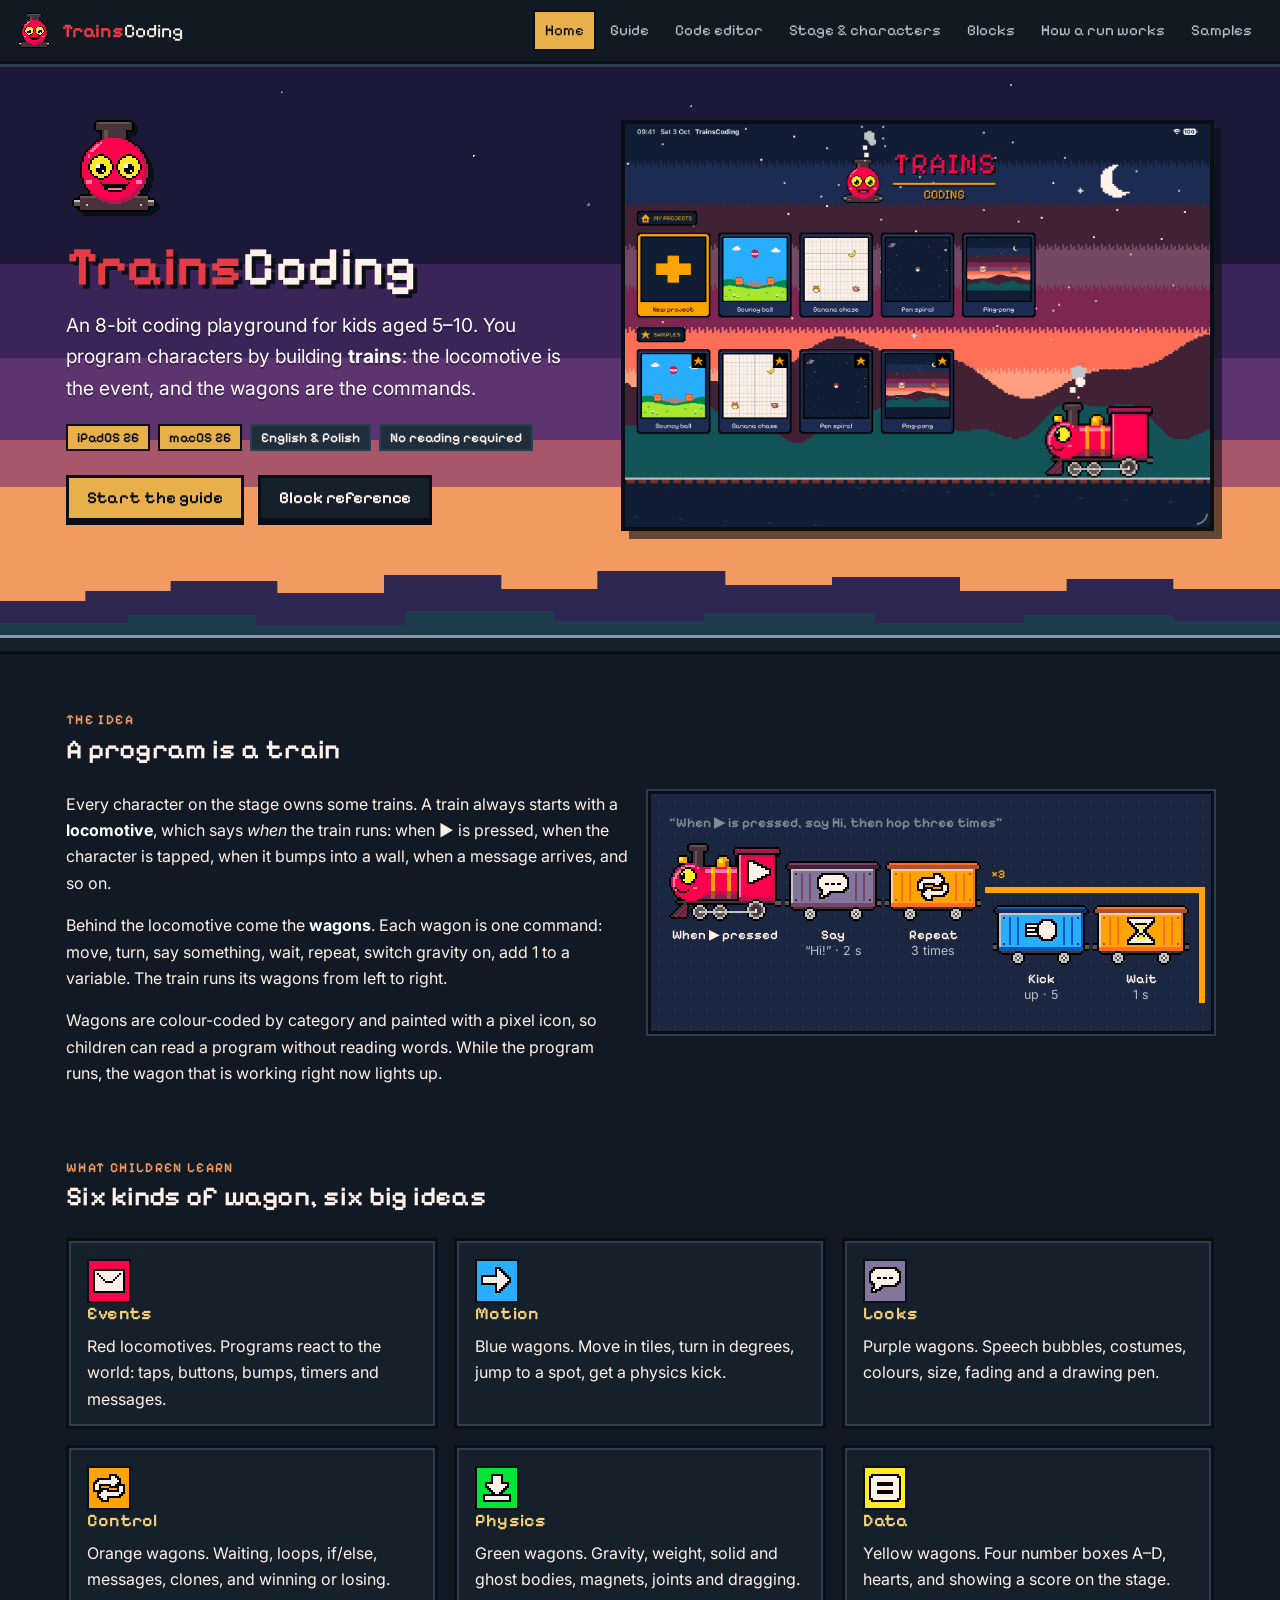
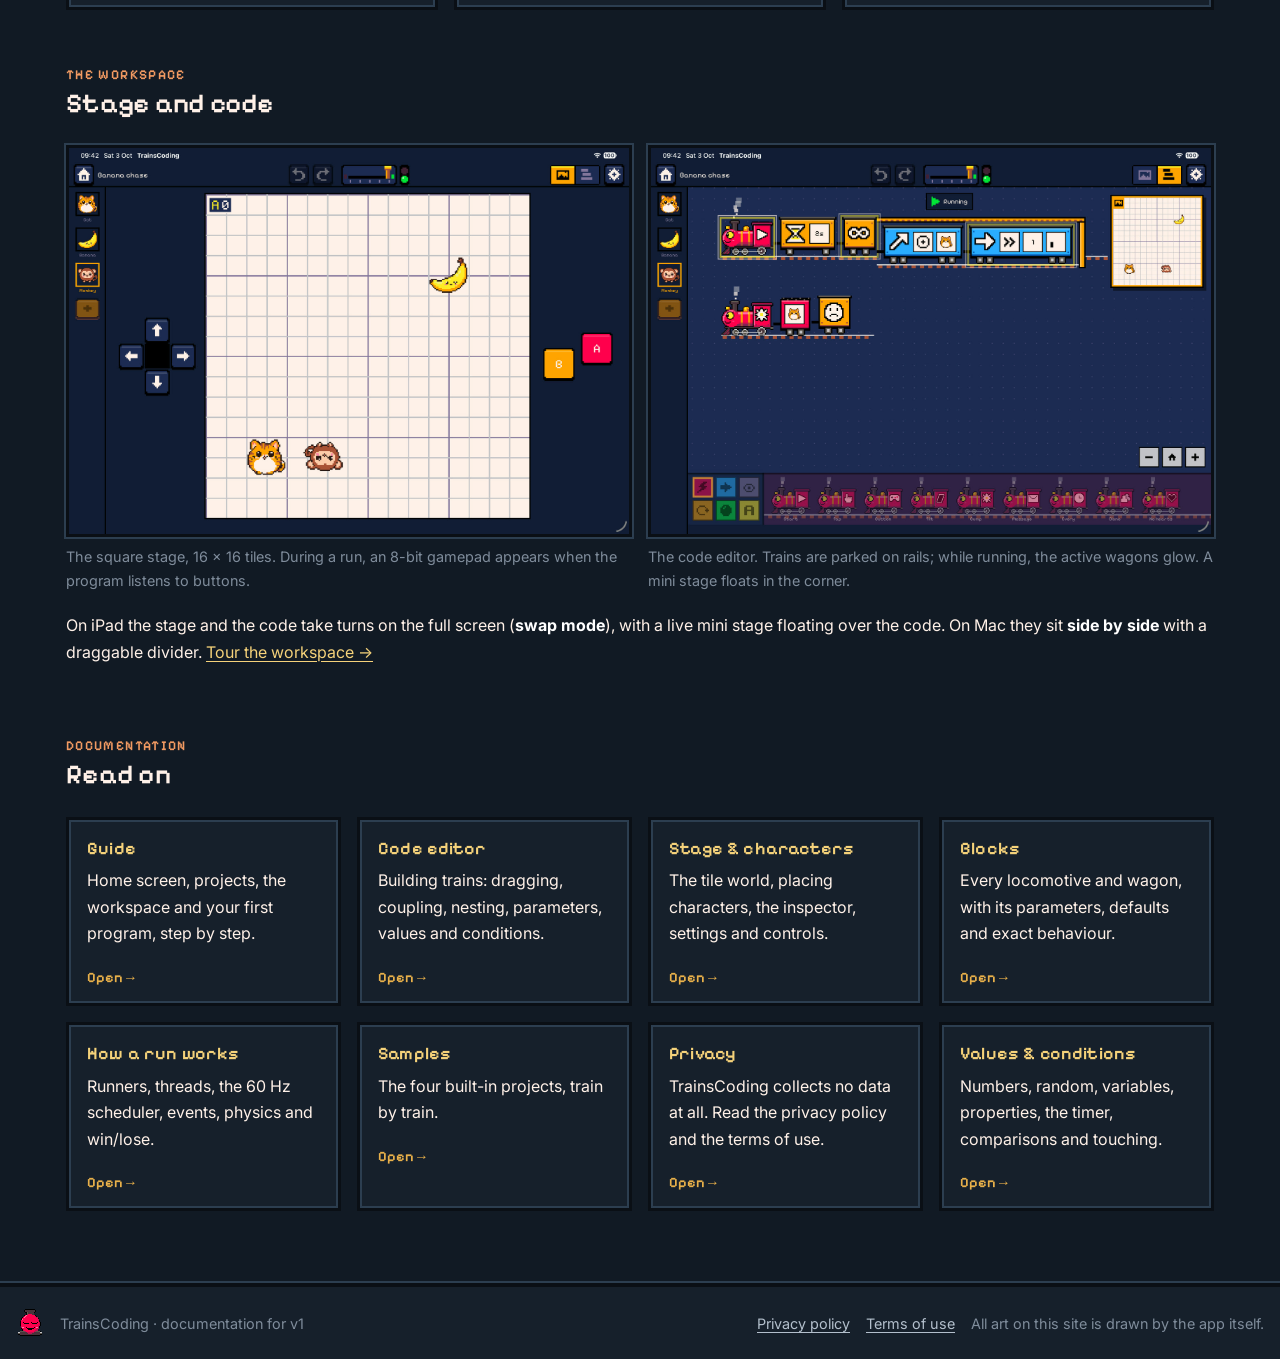
<file: index.html>
<!doctype html>
<html lang="en">
<head>
<meta charset="utf-8">
<meta name="viewport" content="width=device-width, initial-scale=1">
<title>TrainsCoding</title>
<meta name="description" content="TrainsCoding is an 8-bit coding playground for kids on iPad and Mac. You program characters by building trains: the locomotive is the event, the wagons are the commands.">
<link rel="icon" href="assets/art/appicon.png">
<link rel="preconnect" href="https://fonts.googleapis.com">
<link rel="preconnect" href="https://fonts.gstatic.com" crossorigin>
<link href="https://fonts.googleapis.com/css2?family=Inter:wght@400;600;700&family=Pixelify+Sans:wght@500;600&display=swap" rel="stylesheet">
<link rel="stylesheet" href="assets/css/site.css">
</head>
<body>

<header class="topbar">
  <div class="topbar-inner">
    <a class="brand" href="index.html"><img class="px" src="assets/art/mascot.png" alt=""><span><b>Trains</b>Coding</span></a>
    <button class="nav-toggle" aria-expanded="false" aria-controls="nav">Menu</button>
    <nav class="nav" id="nav">
      <a href="index.html" aria-current="page">Home</a>
      <a href="guide.html">Guide</a>
      <a href="editor.html">Code editor</a>
      <a href="stage.html">Stage &amp; characters</a>
      <a href="blocks.html">Blocks</a>
      <a href="engine.html">How a run works</a>
      <a href="samples.html">Samples</a>
    </nav>
  </div>
</header>

<section class="hero">
  <div class="hero-inner">
    <div>
      <img class="hero-mascot px" src="assets/art/mascot.png" alt="The TrainsCoding mascot, a round red locomotive face">
      <h1><b>Trains</b>Coding</h1>
      <p class="lede">An 8-bit coding playground for kids aged 5–10. You program characters by building <strong>trains</strong>: the locomotive is the event, and the wagons are the commands.</p>
      <div class="badges">
        <span class="badge">iPadOS 26</span>
        <span class="badge">macOS 26</span>
        <span class="badge alt">English &amp; Polish</span>
        <span class="badge alt">No reading required</span>
      </div>
      <a class="btn" href="guide.html">Start the guide</a>
      <a class="btn ghost" href="blocks.html">Block reference</a>
    </div>
    <img class="hero-shot" src="assets/shots/home.jpg" alt="The TrainsCoding home screen: the dusk sky, the logo, project cards and sample cards">
  </div>
  <svg class="hero-hills" viewBox="0 0 1200 120" preserveAspectRatio="none" aria-hidden="true">
    <polygon fill="#2e2752" points="0,70 80,70 80,60 160,60 160,50 260,50 260,62 360,62 360,44 470,44 470,58 560,58 560,40 680,40 680,54 780,54 780,46 900,46 900,60 1000,60 1000,48 1100,48 1100,58 1200,58 1200,120 0,120"/>
    <polygon fill="#1d3d4f" points="0,92 120,92 120,84 240,84 240,94 380,94 380,80 520,80 520,90 660,90 660,82 820,82 820,92 960,92 960,84 1100,84 1100,90 1200,90 1200,120 0,120"/>
    <rect y="106" width="1200" height="14" fill="#16202b"/>
    <rect y="104" width="1200" height="3" fill="#8b97a5"/>
  </svg>
</section>

<section class="section">
  <p class="eyebrow">The idea</p>
  <h2 id="a-program-is-a-train">A program is a train</h2>
  <div class="grid two">
    <div>
      <p>Every character on the stage owns some trains. A train always starts with a <strong>locomotive</strong>, which says <em>when</em> the train runs: when ▶ is pressed, when the character is tapped, when it bumps into a wall, when a message arrives, and so on.</p>
      <p>Behind the locomotive come the <strong>wagons</strong>. Each wagon is one command: move, turn, say something, wait, repeat, switch gravity on, add 1 to a variable. The train runs its wagons from left to right.</p>
      <p>Wagons are colour-coded by category and painted with a pixel icon, so children can read a program without reading words. While the program runs, the wagon that is working right now lights up.</p>
    </div>
    <div>
      <div class="yard" style="margin-top:0">
        <p class="yard-title">“When ▶ is pressed, say Hi, then hop three times”</p>
        <div class="train">
          <div class="loco"><div class="body"><img src="assets/art/glyph-on-start.png" alt=""></div><div class="cap"><b>When ▶ pressed</b></div></div>
          <div class="wg c-looks"><div class="body"><img src="assets/art/glyph-say.png" alt=""></div><div class="cap"><b>Say</b>“Hi!” · 2 s</div></div>
          <div class="wg c-control"><div class="body"><img src="assets/art/glyph-repeat.png" alt=""></div><div class="cap"><b>Repeat</b>3 times</div></div>
          <div class="siding c-control"><span class="label">×3</span>
            <div class="wg c-motion"><div class="body"><img src="assets/art/glyph-kick.png" alt=""></div><div class="cap"><b>Kick</b>up · 5</div></div>
            <div class="wg c-control"><div class="body"><img src="assets/art/glyph-wait.png" alt=""></div><div class="cap"><b>Wait</b>1 s</div></div>
          </div>
        </div>
      </div>
    </div>
  </div>
</section>

<section class="section">
  <p class="eyebrow">What children learn</p>
  <h2 id="six-kinds-of-wagon-six-big-ideas">Six kinds of wagon, six big ideas</h2>
  <div class="grid three">
    <div class="card c-events"><span class="chip lg"><img src="assets/art/glyph-on-message.png" alt=""></span><h3 id="events">Events</h3><p>Red locomotives. Programs react to the world: taps, buttons, bumps, timers and messages.</p></div>
    <div class="card c-motion"><span class="chip lg"><img src="assets/art/glyph-move.png" alt=""></span><h3 id="motion">Motion</h3><p>Blue wagons. Move in tiles, turn in degrees, jump to a spot, get a physics kick.</p></div>
    <div class="card c-looks"><span class="chip lg"><img src="assets/art/glyph-say.png" alt=""></span><h3 id="looks">Looks</h3><p>Purple wagons. Speech bubbles, costumes, colours, size, fading and a drawing pen.</p></div>
    <div class="card c-control"><span class="chip lg"><img src="assets/art/glyph-repeat.png" alt=""></span><h3 id="control">Control</h3><p>Orange wagons. Waiting, loops, if/else, messages, clones, and winning or losing.</p></div>
    <div class="card c-physics"><span class="chip lg"><img src="assets/art/glyph-gravity.png" alt=""></span><h3 id="physics">Physics</h3><p>Green wagons. Gravity, weight, solid and ghost bodies, magnets, joints and dragging.</p></div>
    <div class="card c-data"><span class="chip lg"><img src="assets/art/glyph-set.png" alt=""></span><h3 id="data">Data</h3><p>Yellow wagons. Four number boxes A–D, hearts, and showing a score on the stage.</p></div>
  </div>
</section>

<section class="section">
  <p class="eyebrow">The workspace</p>
  <h2 id="stage-and-code">Stage and code</h2>
  <div class="shots">
    <figure><img class="shot" src="assets/shots/stage-running.jpg" alt="The stage during a run, with the on-screen gamepad"><figcaption>The square stage, 16 × 16 tiles. During a run, an 8-bit gamepad appears when the program listens to buttons.</figcaption></figure>
    <figure><img class="shot" src="assets/shots/code-running.jpg" alt="The code editor during a run, with the active wagons lit up"><figcaption>The code editor. Trains are parked on rails; while running, the active wagons glow. A mini stage floats in the corner.</figcaption></figure>
  </div>
  <p>On iPad the stage and the code take turns on the full screen (<strong>swap mode</strong>), with a live mini stage floating over the code. On Mac they sit <strong>side by side</strong> with a draggable divider. <a href="guide.html#the-workspace">Tour the workspace →</a></p>
</section>

<section class="section">
  <p class="eyebrow">Documentation</p>
  <h2 id="read-on">Read on</h2>
  <div class="grid four">
    <a class="card" href="guide.html"><h3 id="guide">Guide</h3><p>Home screen, projects, the workspace and your first program, step by step.</p><span class="more">Open →</span></a>
    <a class="card" href="editor.html"><h3 id="code-editor">Code editor</h3><p>Building trains: dragging, coupling, nesting, parameters, values and conditions.</p><span class="more">Open →</span></a>
    <a class="card" href="stage.html"><h3 id="stage-amp-characters">Stage &amp; characters</h3><p>The tile world, placing characters, the inspector, settings and controls.</p><span class="more">Open →</span></a>
    <a class="card" href="blocks.html"><h3 id="blocks">Blocks</h3><p>Every locomotive and wagon, with its parameters, defaults and exact behaviour.</p><span class="more">Open →</span></a>
    <a class="card" href="engine.html"><h3 id="how-a-run-works">How a run works</h3><p>Runners, threads, the 60 Hz scheduler, events, physics and win/lose.</p><span class="more">Open →</span></a>
    <a class="card" href="samples.html"><h3 id="samples">Samples</h3><p>The four built-in projects, train by train.</p><span class="more">Open →</span></a>
    <a class="card" href="privacy.html"><h3>Privacy</h3><p>TrainsCoding collects no data at all. Read the privacy policy and the terms of use.</p><span class="more">Open →</span></a>
    <a class="card" href="editor.html#values"><h3 id="values-amp-conditions">Values &amp; conditions</h3><p>Numbers, random, variables, properties, the timer, comparisons and touching.</p><span class="more">Open →</span></a>
  </div>
</section>

<div style="height:72px"></div>

<footer class="site">
  <div class="inner">
    <img class="px" src="assets/art/mascot-blinking.png" alt="">
    <span>TrainsCoding · documentation for v1</span>
    <span class="spacer"></span>
    <nav class="legal"><a href="privacy.html">Privacy policy</a><a href="terms.html">Terms of use</a></nav>
    <span>All art on this site is drawn by the app itself.</span>
  </div>
</footer>
<script src="assets/js/site.js"></script>
</body>
</html>
</file>
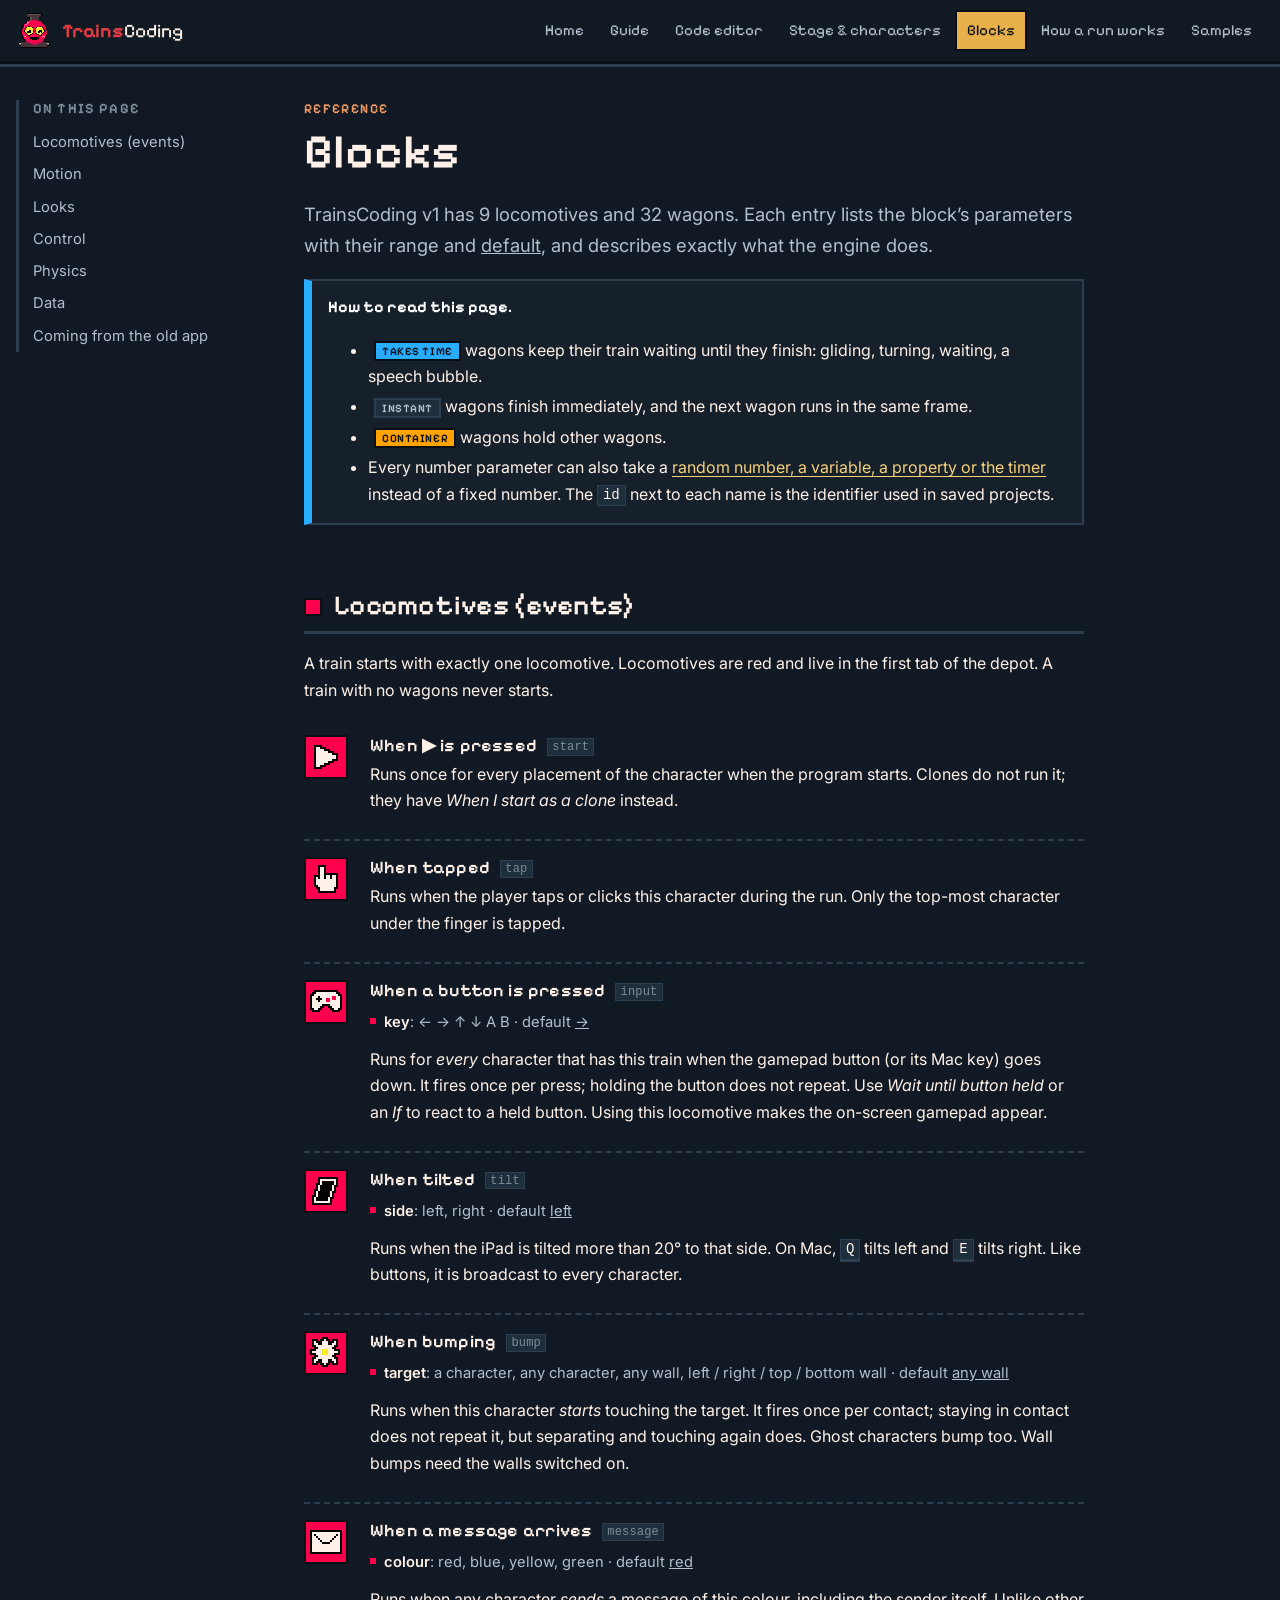
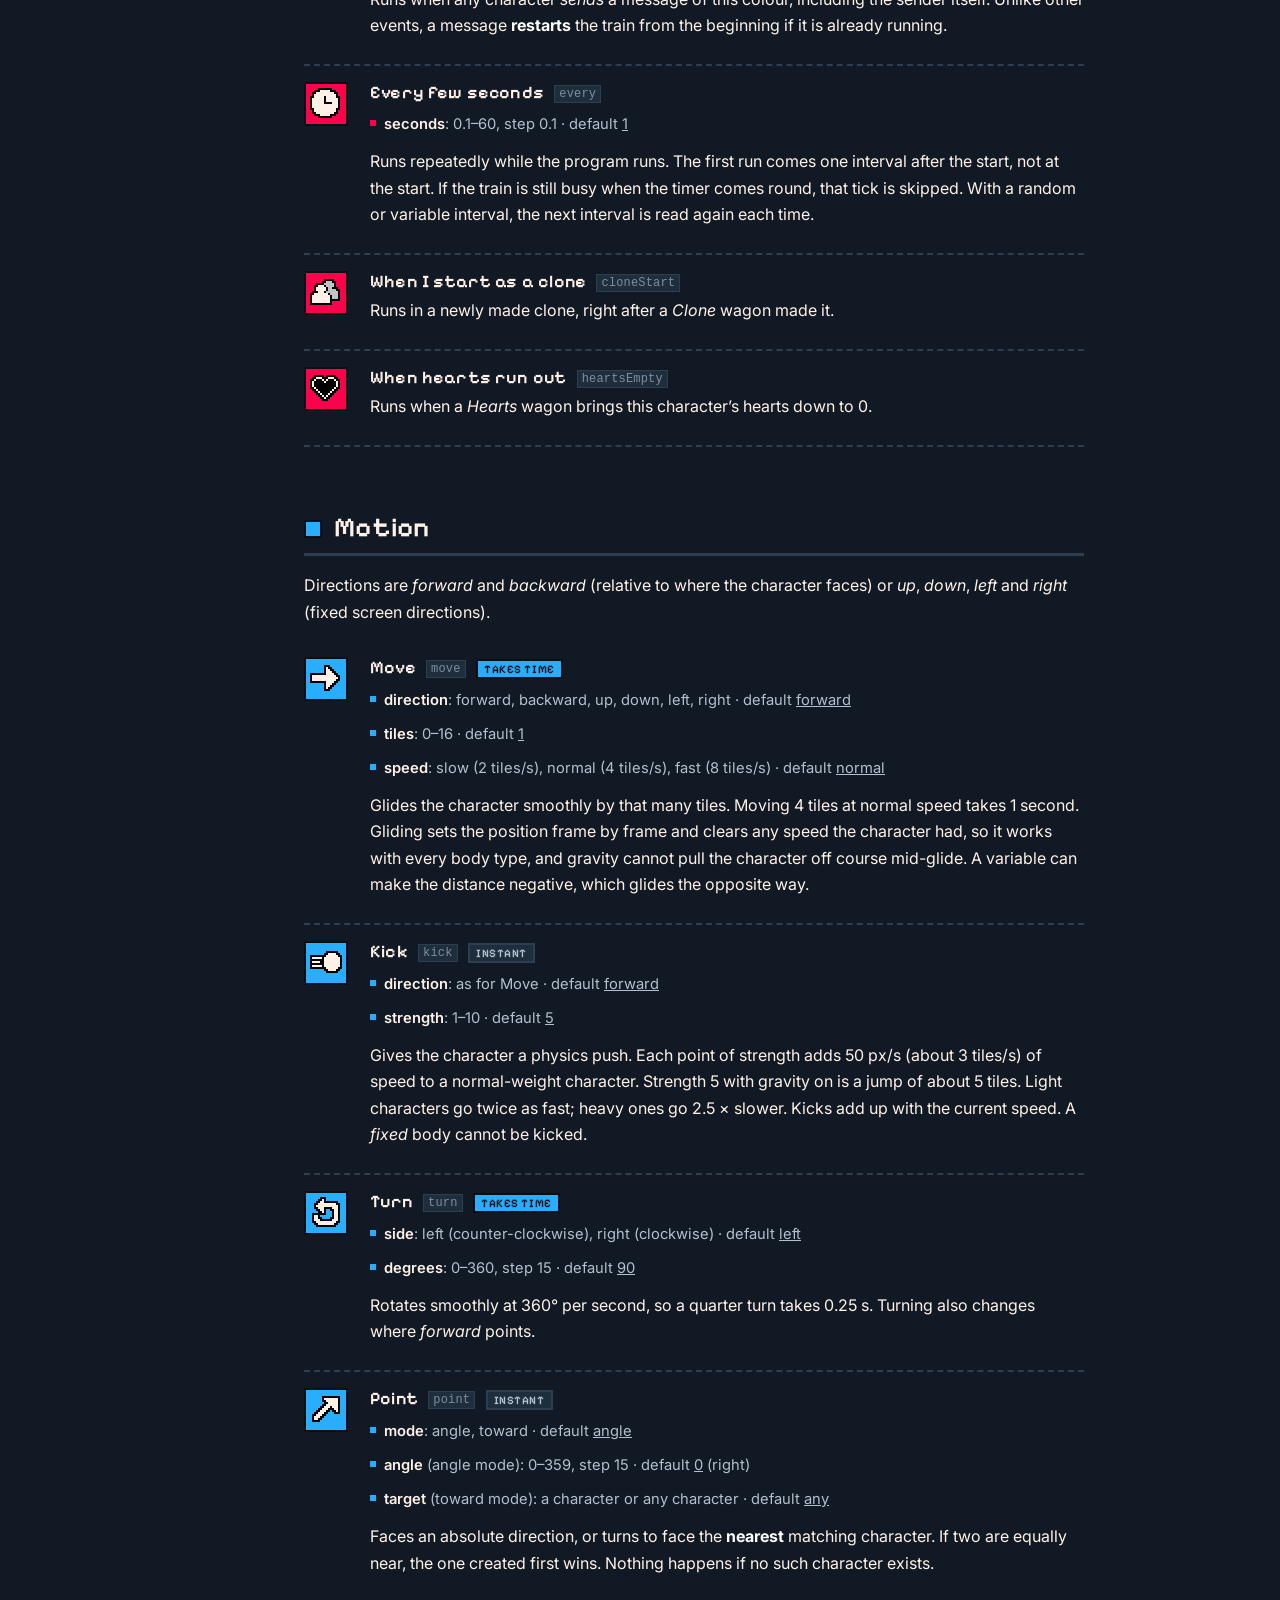
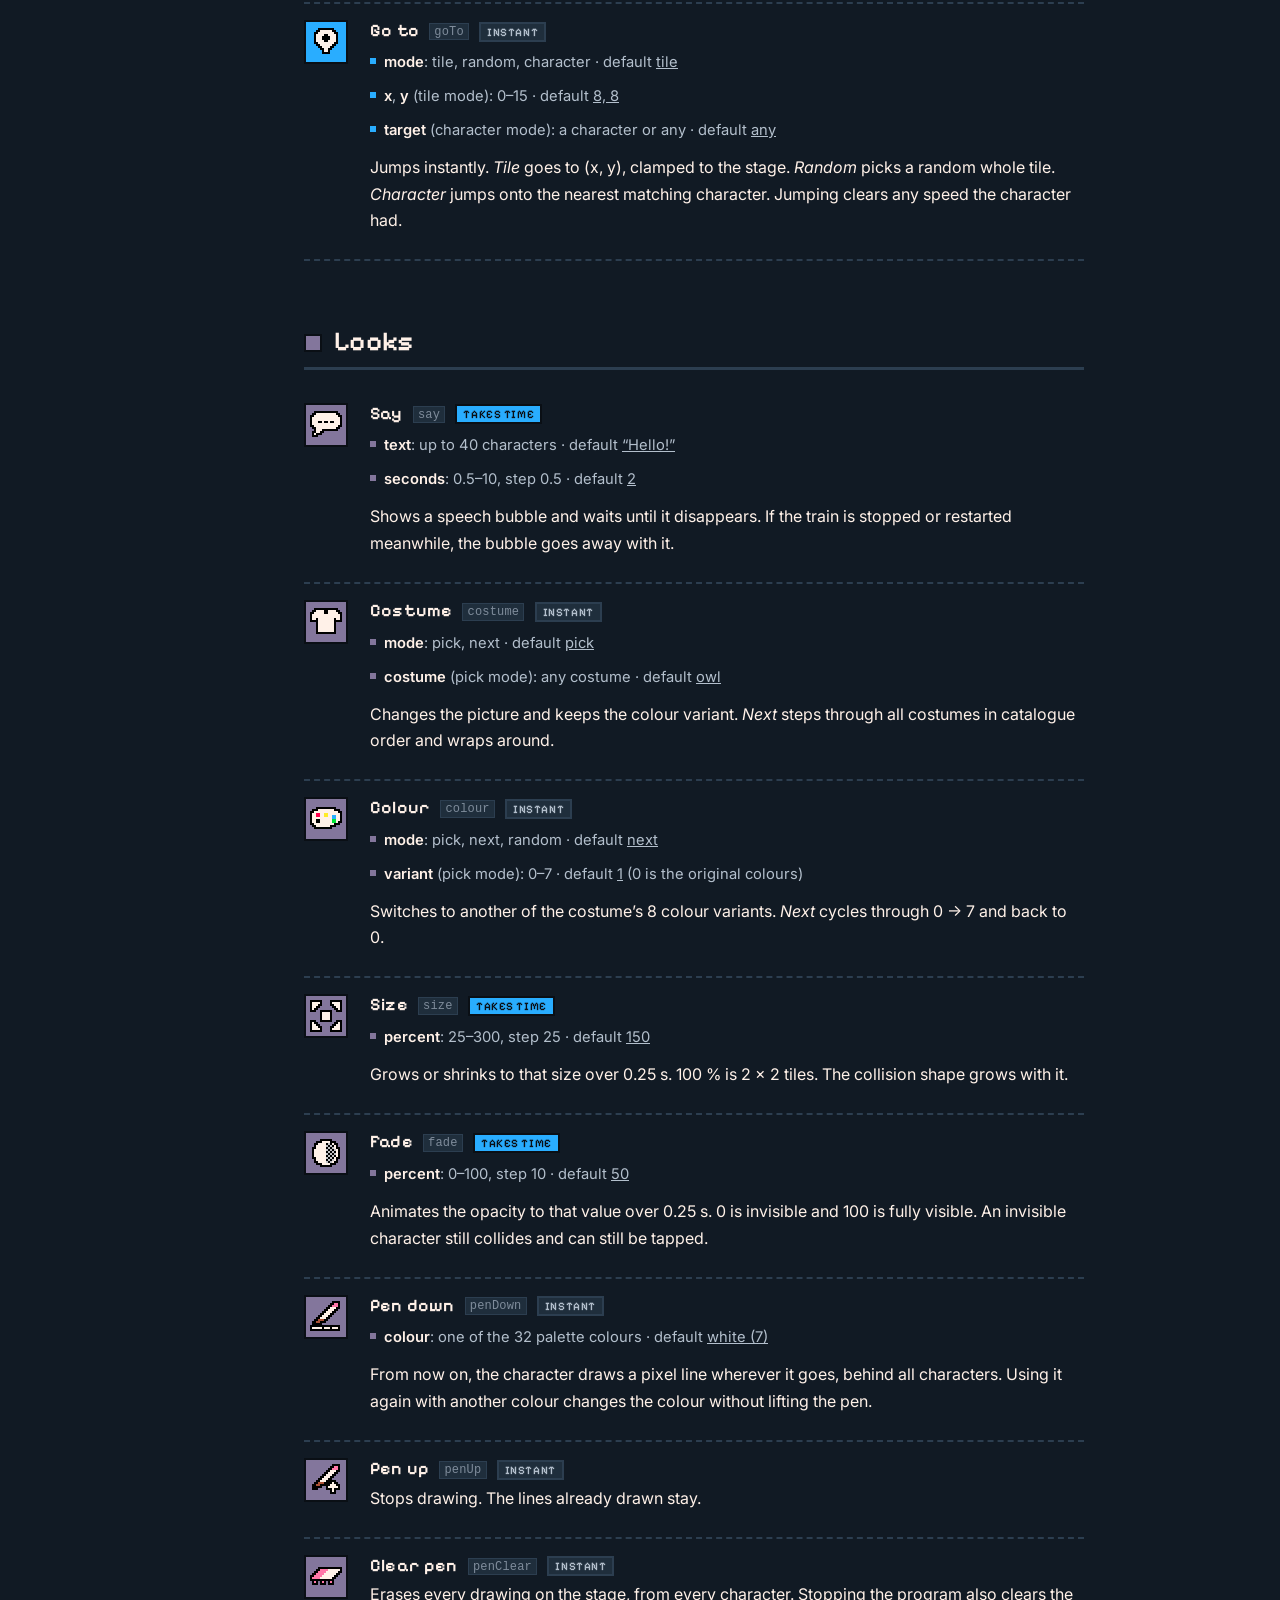
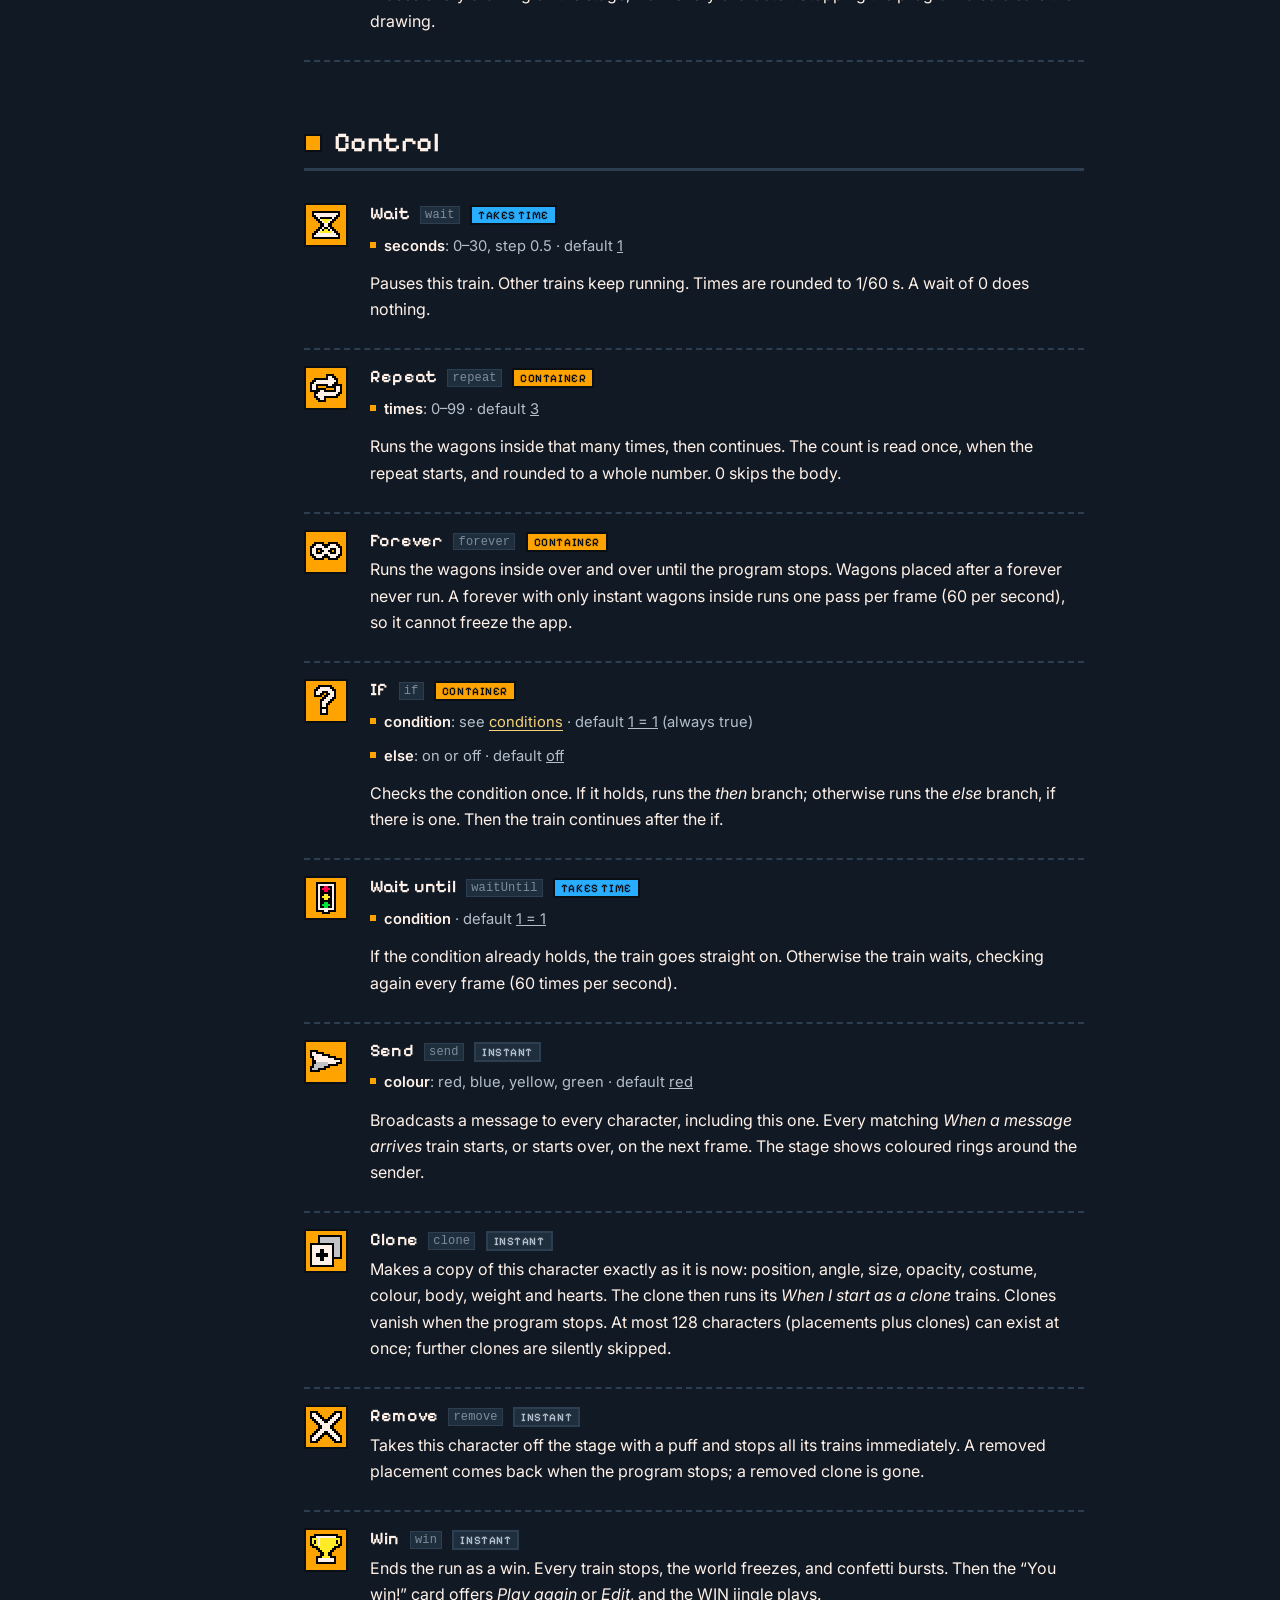
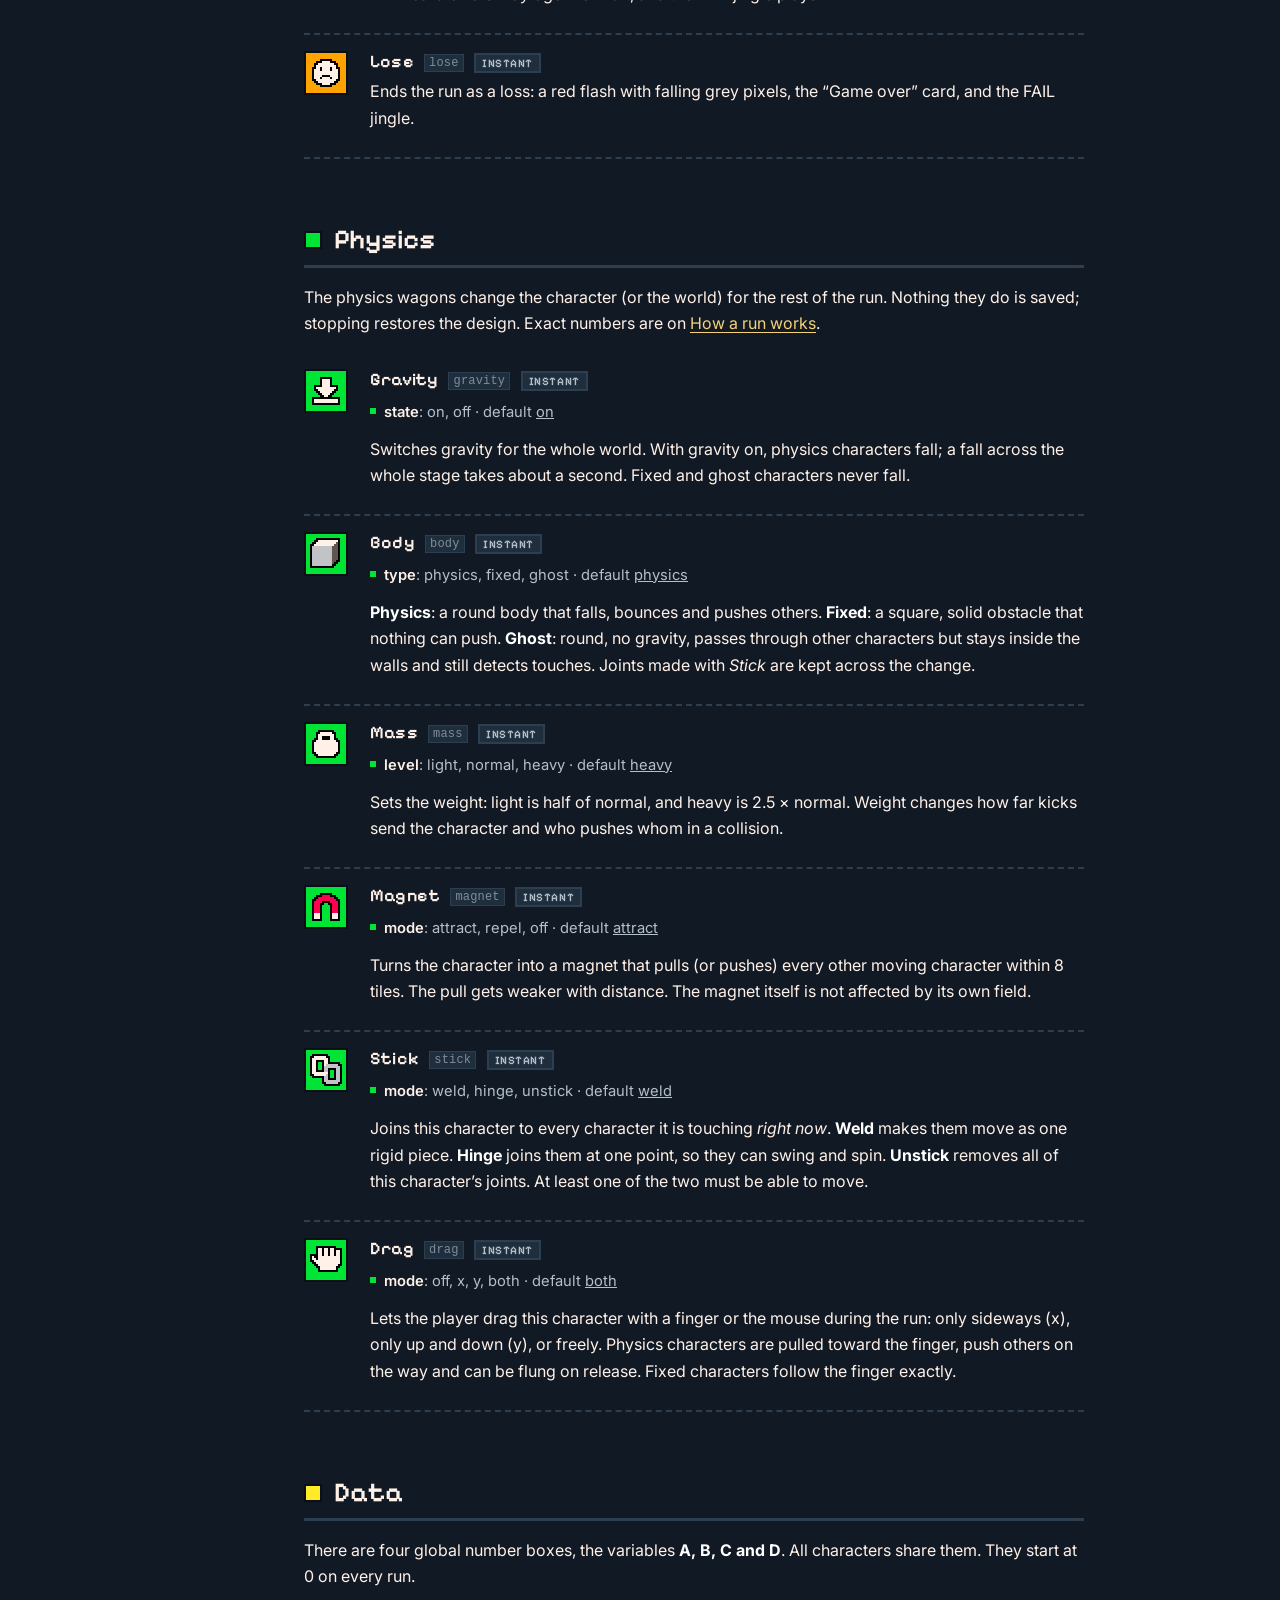
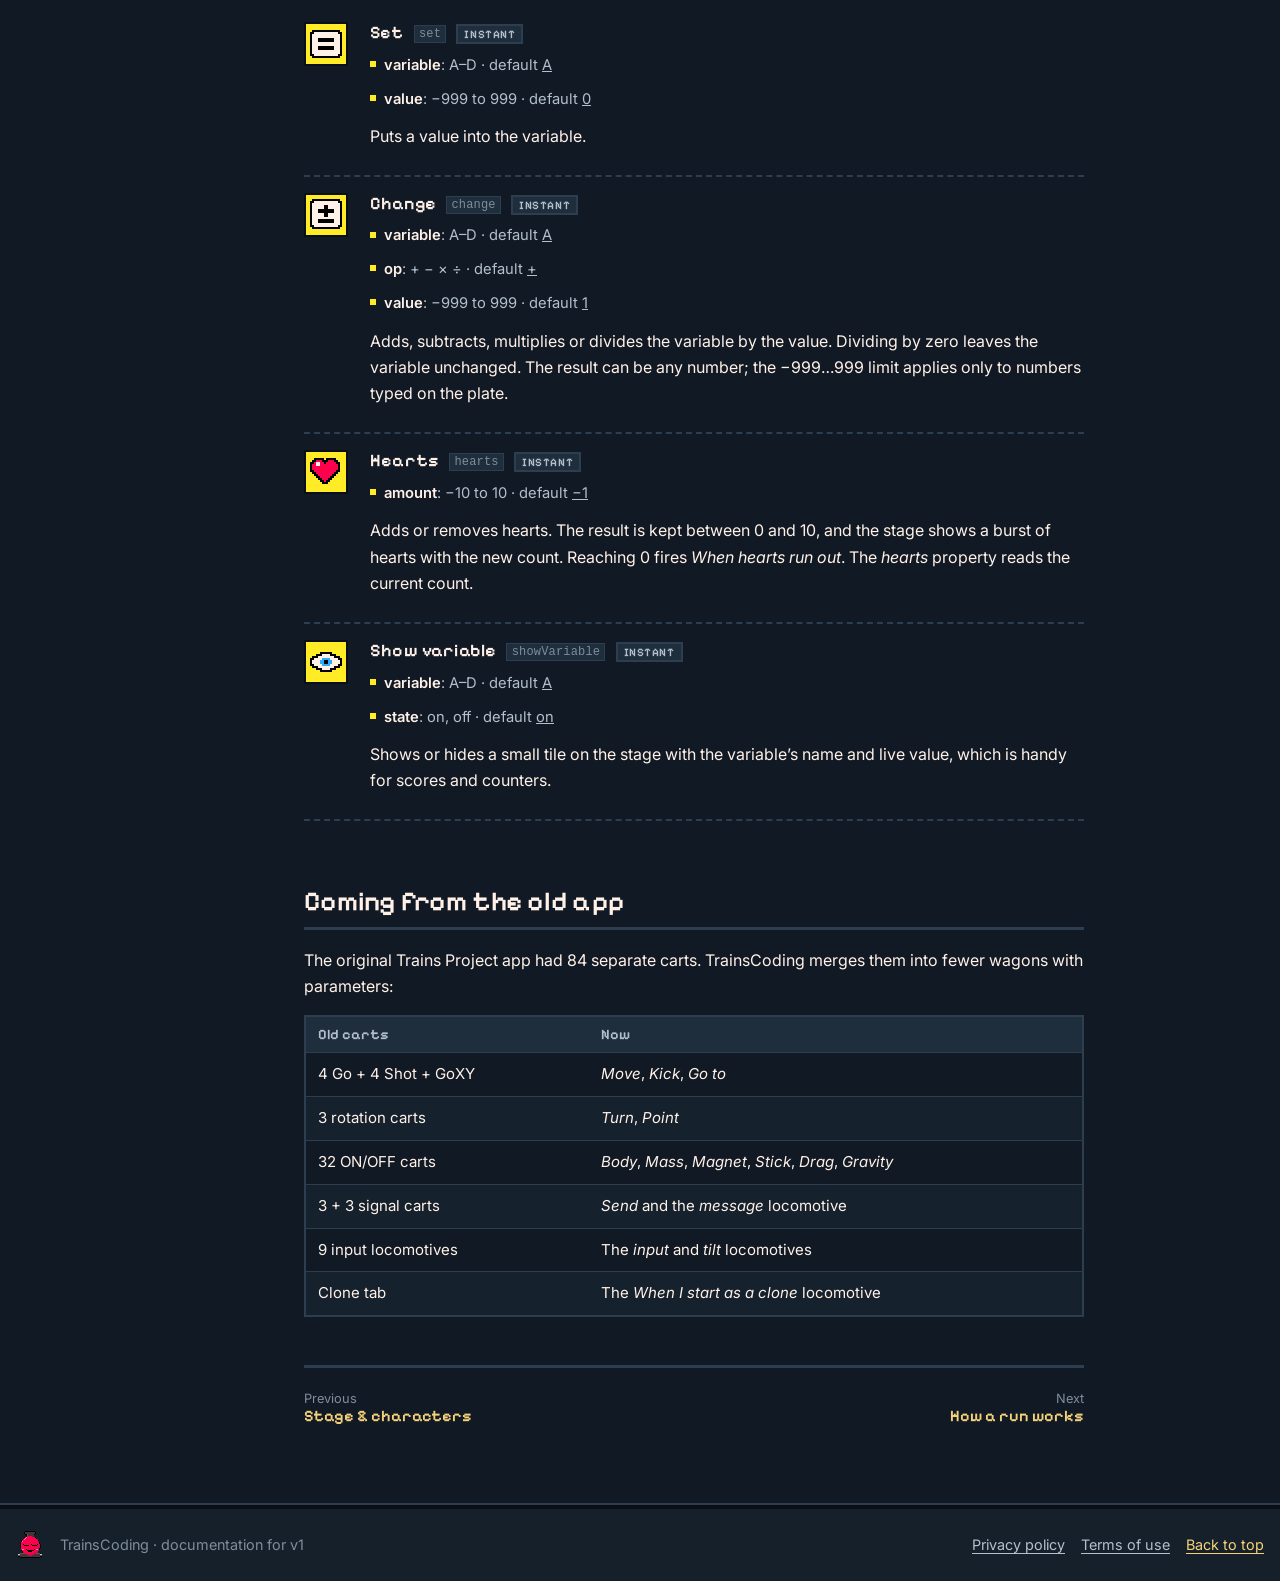
<file: blocks.html>
<!doctype html>
<html lang="en">
<head>
<meta charset="utf-8">
<meta name="viewport" content="width=device-width, initial-scale=1">
<title>Blocks · TrainsCoding</title>
<meta name="description" content="Reference for every TrainsCoding locomotive and wagon: parameters, ranges, defaults and exact behaviour.">
<link rel="icon" href="assets/art/appicon.png">
<link rel="preconnect" href="https://fonts.googleapis.com">
<link rel="preconnect" href="https://fonts.gstatic.com" crossorigin>
<link href="https://fonts.googleapis.com/css2?family=Inter:wght@400;600;700&family=Pixelify+Sans:wght@500;600&display=swap" rel="stylesheet">
<link rel="stylesheet" href="assets/css/site.css">
</head>
<body>

<header class="topbar">
  <div class="topbar-inner">
    <a class="brand" href="index.html"><img class="px" src="assets/art/mascot.png" alt=""><span><b>Trains</b>Coding</span></a>
    <button class="nav-toggle" aria-expanded="false" aria-controls="nav">Menu</button>
    <nav class="nav" id="nav">
      <a href="index.html">Home</a>
      <a href="guide.html">Guide</a>
      <a href="editor.html">Code editor</a>
      <a href="stage.html">Stage &amp; characters</a>
      <a href="blocks.html" aria-current="page">Blocks</a>
      <a href="engine.html">How a run works</a>
      <a href="samples.html">Samples</a>
    </nav>
  </div>
</header>

<div class="page">
  <aside class="toc" data-auto></aside>
  <main class="doc">
    <p class="eyebrow">Reference</p>
    <h1>Blocks</h1>
    <p class="intro">TrainsCoding v1 has 9 locomotives and 32 wagons. Each entry lists the block’s parameters with their range and <u>default</u>, and describes exactly what the engine does.</p>

    <div class="note">
      <p><strong>How to read this page.</strong></p>
      <ul>
        <li><span class="tag dur">takes time</span> wagons keep their train waiting until they finish: gliding, turning, waiting, a speech bubble.</li>
        <li><span class="tag inst">instant</span> wagons finish immediately, and the next wagon runs in the same frame.</li>
        <li><span class="tag box">container</span> wagons hold other wagons.</li>
        <li>Every number parameter can also take a <a href="editor.html#values">random number, a variable, a property or the timer</a> instead of a fixed number. The <code>id</code> next to each name is the identifier used in saved projects.</li>
      </ul>
    </div>

    <!-- ================= LOCOMOTIVES ================= -->
    <h2 class="cat-title c-events" id="locomotives-events"><span class="swatch"></span>Locomotives (events)</h2>
    <p>A train starts with exactly one locomotive. Locomotives are red and live in the first tab of the depot. A train with no wagons never starts.</p>

    <div class="block c-events"><span class="chip lg"><img src="assets/art/glyph-on-start.png" alt=""></span><div>
      <h4>When ▶ is pressed <code>start</code></h4>
      <p>Runs once for every placement of the character when the program starts. Clones do not run it; they have <em>When I start as a clone</em> instead.</p>
    </div></div>

    <div class="block c-events"><span class="chip lg"><img src="assets/art/glyph-on-tap.png" alt=""></span><div>
      <h4>When tapped <code>tap</code></h4>
      <p>Runs when the player taps or clicks this character during the run. Only the top-most character under the finger is tapped.</p>
    </div></div>

    <div class="block c-events"><span class="chip lg"><img src="assets/art/glyph-on-input.png" alt=""></span><div>
      <h4>When a button is pressed <code>input</code></h4>
      <ul class="params"><li><b>key</b>: ← → ↑ ↓ A B · default <u>→</u></li></ul>
      <p>Runs for <em>every</em> character that has this train when the gamepad button (or its Mac key) goes down. It fires once per press; holding the button does not repeat. Use <em>Wait until button held</em> or an <em>If</em> to react to a held button. Using this locomotive makes the on-screen gamepad appear.</p>
    </div></div>

    <div class="block c-events"><span class="chip lg"><img src="assets/art/glyph-on-tilt.png" alt=""></span><div>
      <h4>When tilted <code>tilt</code></h4>
      <ul class="params"><li><b>side</b>: left, right · default <u>left</u></li></ul>
      <p>Runs when the iPad is tilted more than 20° to that side. On Mac, <kbd>Q</kbd> tilts left and <kbd>E</kbd> tilts right. Like buttons, it is broadcast to every character.</p>
    </div></div>

    <div class="block c-events"><span class="chip lg"><img src="assets/art/glyph-on-bump.png" alt=""></span><div>
      <h4>When bumping <code>bump</code></h4>
      <ul class="params"><li><b>target</b>: a character, any character, any wall, left / right / top / bottom wall · default <u>any wall</u></li></ul>
      <p>Runs when this character <em>starts</em> touching the target. It fires once per contact; staying in contact does not repeat it, but separating and touching again does. Ghost characters bump too. Wall bumps need the walls switched on.</p>
    </div></div>

    <div class="block c-events"><span class="chip lg"><img src="assets/art/glyph-on-message.png" alt=""></span><div>
      <h4>When a message arrives <code>message</code></h4>
      <ul class="params"><li><b>colour</b>: red, blue, yellow, green · default <u>red</u></li></ul>
      <p>Runs when any character <em>sends</em> a message of this colour, including the sender itself. Unlike other events, a message <strong>restarts</strong> the train from the beginning if it is already running.</p>
    </div></div>

    <div class="block c-events"><span class="chip lg"><img src="assets/art/glyph-on-every.png" alt=""></span><div>
      <h4>Every few seconds <code>every</code></h4>
      <ul class="params"><li><b>seconds</b>: 0.1–60, step 0.1 · default <u>1</u></li></ul>
      <p>Runs repeatedly while the program runs. The first run comes one interval after the start, not at the start. If the train is still busy when the timer comes round, that tick is skipped. With a random or variable interval, the next interval is read again each time.</p>
    </div></div>

    <div class="block c-events"><span class="chip lg"><img src="assets/art/glyph-on-cloneStart.png" alt=""></span><div>
      <h4>When I start as a clone <code>cloneStart</code></h4>
      <p>Runs in a newly made clone, right after a <em>Clone</em> wagon made it.</p>
    </div></div>

    <div class="block c-events"><span class="chip lg"><img src="assets/art/glyph-on-heartsEmpty.png" alt=""></span><div>
      <h4>When hearts run out <code>heartsEmpty</code></h4>
      <p>Runs when a <em>Hearts</em> wagon brings this character’s hearts down to 0.</p>
    </div></div>

    <!-- ================= MOTION ================= -->
    <h2 class="cat-title c-motion" id="motion"><span class="swatch"></span>Motion</h2>
    <p>Directions are <em>forward</em> and <em>backward</em> (relative to where the character faces) or <em>up</em>, <em>down</em>, <em>left</em> and <em>right</em> (fixed screen directions).</p>

    <div class="block c-motion"><span class="chip lg"><img src="assets/art/glyph-move.png" alt=""></span><div>
      <h4>Move <code>move</code> <span class="tag dur">takes time</span></h4>
      <ul class="params">
        <li><b>direction</b>: forward, backward, up, down, left, right · default <u>forward</u></li>
        <li><b>tiles</b>: 0–16 · default <u>1</u></li>
        <li><b>speed</b>: slow (2 tiles/s), normal (4 tiles/s), fast (8 tiles/s) · default <u>normal</u></li>
      </ul>
      <p>Glides the character smoothly by that many tiles. Moving 4 tiles at normal speed takes 1 second. Gliding sets the position frame by frame and clears any speed the character had, so it works with every body type, and gravity cannot pull the character off course mid-glide. A variable can make the distance negative, which glides the opposite way.</p>
    </div></div>

    <div class="block c-motion"><span class="chip lg"><img src="assets/art/glyph-kick.png" alt=""></span><div>
      <h4>Kick <code>kick</code> <span class="tag inst">instant</span></h4>
      <ul class="params">
        <li><b>direction</b>: as for Move · default <u>forward</u></li>
        <li><b>strength</b>: 1–10 · default <u>5</u></li>
      </ul>
      <p>Gives the character a physics push. Each point of strength adds 50 px/s (about 3 tiles/s) of speed to a normal-weight character. Strength 5 with gravity on is a jump of about 5 tiles. Light characters go twice as fast; heavy ones go 2.5 × slower. Kicks add up with the current speed. A <em>fixed</em> body cannot be kicked.</p>
    </div></div>

    <div class="block c-motion"><span class="chip lg"><img src="assets/art/glyph-turn.png" alt=""></span><div>
      <h4>Turn <code>turn</code> <span class="tag dur">takes time</span></h4>
      <ul class="params">
        <li><b>side</b>: left (counter-clockwise), right (clockwise) · default <u>left</u></li>
        <li><b>degrees</b>: 0–360, step 15 · default <u>90</u></li>
      </ul>
      <p>Rotates smoothly at 360° per second, so a quarter turn takes 0.25 s. Turning also changes where <em>forward</em> points.</p>
    </div></div>

    <div class="block c-motion"><span class="chip lg"><img src="assets/art/glyph-point.png" alt=""></span><div>
      <h4>Point <code>point</code> <span class="tag inst">instant</span></h4>
      <ul class="params">
        <li><b>mode</b>: angle, toward · default <u>angle</u></li>
        <li><b>angle</b> (angle mode): 0–359, step 15 · default <u>0</u> (right)</li>
        <li><b>target</b> (toward mode): a character or any character · default <u>any</u></li>
      </ul>
      <p>Faces an absolute direction, or turns to face the <strong>nearest</strong> matching character. If two are equally near, the one created first wins. Nothing happens if no such character exists.</p>
    </div></div>

    <div class="block c-motion"><span class="chip lg"><img src="assets/art/glyph-goTo.png" alt=""></span><div>
      <h4>Go to <code>goTo</code> <span class="tag inst">instant</span></h4>
      <ul class="params">
        <li><b>mode</b>: tile, random, character · default <u>tile</u></li>
        <li><b>x</b>, <b>y</b> (tile mode): 0–15 · default <u>8, 8</u></li>
        <li><b>target</b> (character mode): a character or any · default <u>any</u></li>
      </ul>
      <p>Jumps instantly. <em>Tile</em> goes to (x, y), clamped to the stage. <em>Random</em> picks a random whole tile. <em>Character</em> jumps onto the nearest matching character. Jumping clears any speed the character had.</p>
    </div></div>

    <!-- ================= LOOKS ================= -->
    <h2 class="cat-title c-looks" id="looks"><span class="swatch"></span>Looks</h2>

    <div class="block c-looks"><span class="chip lg"><img src="assets/art/glyph-say.png" alt=""></span><div>
      <h4>Say <code>say</code> <span class="tag dur">takes time</span></h4>
      <ul class="params">
        <li><b>text</b>: up to 40 characters · default <u>“Hello!”</u></li>
        <li><b>seconds</b>: 0.5–10, step 0.5 · default <u>2</u></li>
      </ul>
      <p>Shows a speech bubble and waits until it disappears. If the train is stopped or restarted meanwhile, the bubble goes away with it.</p>
    </div></div>

    <div class="block c-looks"><span class="chip lg"><img src="assets/art/glyph-costume.png" alt=""></span><div>
      <h4>Costume <code>costume</code> <span class="tag inst">instant</span></h4>
      <ul class="params">
        <li><b>mode</b>: pick, next · default <u>pick</u></li>
        <li><b>costume</b> (pick mode): any costume · default <u>owl</u></li>
      </ul>
      <p>Changes the picture and keeps the colour variant. <em>Next</em> steps through all costumes in catalogue order and wraps around.</p>
    </div></div>

    <div class="block c-looks"><span class="chip lg"><img src="assets/art/glyph-colour.png" alt=""></span><div>
      <h4>Colour <code>colour</code> <span class="tag inst">instant</span></h4>
      <ul class="params">
        <li><b>mode</b>: pick, next, random · default <u>next</u></li>
        <li><b>variant</b> (pick mode): 0–7 · default <u>1</u> (0 is the original colours)</li>
      </ul>
      <p>Switches to another of the costume’s 8 colour variants. <em>Next</em> cycles through 0 → 7 and back to 0.</p>
    </div></div>

    <div class="block c-looks"><span class="chip lg"><img src="assets/art/glyph-size.png" alt=""></span><div>
      <h4>Size <code>size</code> <span class="tag dur">takes time</span></h4>
      <ul class="params"><li><b>percent</b>: 25–300, step 25 · default <u>150</u></li></ul>
      <p>Grows or shrinks to that size over 0.25 s. 100 % is 2 × 2 tiles. The collision shape grows with it.</p>
    </div></div>

    <div class="block c-looks"><span class="chip lg"><img src="assets/art/glyph-fade.png" alt=""></span><div>
      <h4>Fade <code>fade</code> <span class="tag dur">takes time</span></h4>
      <ul class="params"><li><b>percent</b>: 0–100, step 10 · default <u>50</u></li></ul>
      <p>Animates the opacity to that value over 0.25 s. 0 is invisible and 100 is fully visible. An invisible character still collides and can still be tapped.</p>
    </div></div>

    <div class="block c-looks"><span class="chip lg"><img src="assets/art/glyph-penDown.png" alt=""></span><div>
      <h4>Pen down <code>penDown</code> <span class="tag inst">instant</span></h4>
      <ul class="params"><li><b>colour</b>: one of the 32 palette colours · default <u>white (7)</u></li></ul>
      <p>From now on, the character draws a pixel line wherever it goes, behind all characters. Using it again with another colour changes the colour without lifting the pen.</p>
    </div></div>

    <div class="block c-looks"><span class="chip lg"><img src="assets/art/glyph-penUp.png" alt=""></span><div>
      <h4>Pen up <code>penUp</code> <span class="tag inst">instant</span></h4>
      <p>Stops drawing. The lines already drawn stay.</p>
    </div></div>

    <div class="block c-looks"><span class="chip lg"><img src="assets/art/glyph-penClear.png" alt=""></span><div>
      <h4>Clear pen <code>penClear</code> <span class="tag inst">instant</span></h4>
      <p>Erases every drawing on the stage, from every character. Stopping the program also clears the drawing.</p>
    </div></div>

    <!-- ================= CONTROL ================= -->
    <h2 class="cat-title c-control" id="control"><span class="swatch"></span>Control</h2>

    <div class="block c-control"><span class="chip lg"><img src="assets/art/glyph-wait.png" alt=""></span><div>
      <h4>Wait <code>wait</code> <span class="tag dur">takes time</span></h4>
      <ul class="params"><li><b>seconds</b>: 0–30, step 0.5 · default <u>1</u></li></ul>
      <p>Pauses this train. Other trains keep running. Times are rounded to 1/60 s. A wait of 0 does nothing.</p>
    </div></div>

    <div class="block c-control"><span class="chip lg"><img src="assets/art/glyph-repeat.png" alt=""></span><div>
      <h4>Repeat <code>repeat</code> <span class="tag box">container</span></h4>
      <ul class="params"><li><b>times</b>: 0–99 · default <u>3</u></li></ul>
      <p>Runs the wagons inside that many times, then continues. The count is read once, when the repeat starts, and rounded to a whole number. 0 skips the body.</p>
    </div></div>

    <div class="block c-control"><span class="chip lg"><img src="assets/art/glyph-forever.png" alt=""></span><div>
      <h4>Forever <code>forever</code> <span class="tag box">container</span></h4>
      <p>Runs the wagons inside over and over until the program stops. Wagons placed after a forever never run. A forever with only instant wagons inside runs one pass per frame (60 per second), so it cannot freeze the app.</p>
    </div></div>

    <div class="block c-control"><span class="chip lg"><img src="assets/art/glyph-if.png" alt=""></span><div>
      <h4>If <code>if</code> <span class="tag box">container</span></h4>
      <ul class="params">
        <li><b>condition</b>: see <a href="editor.html#conditions">conditions</a> · default <u>1 = 1</u> (always true)</li>
        <li><b>else</b>: on or off · default <u>off</u></li>
      </ul>
      <p>Checks the condition once. If it holds, runs the <em>then</em> branch; otherwise runs the <em>else</em> branch, if there is one. Then the train continues after the if.</p>
    </div></div>

    <div class="block c-control"><span class="chip lg"><img src="assets/art/glyph-waitUntil.png" alt=""></span><div>
      <h4>Wait until <code>waitUntil</code> <span class="tag dur">takes time</span></h4>
      <ul class="params"><li><b>condition</b> · default <u>1 = 1</u></li></ul>
      <p>If the condition already holds, the train goes straight on. Otherwise the train waits, checking again every frame (60 times per second).</p>
    </div></div>

    <div class="block c-control"><span class="chip lg"><img src="assets/art/glyph-send.png" alt=""></span><div>
      <h4>Send <code>send</code> <span class="tag inst">instant</span></h4>
      <ul class="params"><li><b>colour</b>: red, blue, yellow, green · default <u>red</u></li></ul>
      <p>Broadcasts a message to every character, including this one. Every matching <em>When a message arrives</em> train starts, or starts over, on the next frame. The stage shows coloured rings around the sender.</p>
    </div></div>

    <div class="block c-control"><span class="chip lg"><img src="assets/art/glyph-clone.png" alt=""></span><div>
      <h4>Clone <code>clone</code> <span class="tag inst">instant</span></h4>
      <p>Makes a copy of this character exactly as it is now: position, angle, size, opacity, costume, colour, body, weight and hearts. The clone then runs its <em>When I start as a clone</em> trains. Clones vanish when the program stops. At most 128 characters (placements plus clones) can exist at once; further clones are silently skipped.</p>
    </div></div>

    <div class="block c-control"><span class="chip lg"><img src="assets/art/glyph-remove.png" alt=""></span><div>
      <h4>Remove <code>remove</code> <span class="tag inst">instant</span></h4>
      <p>Takes this character off the stage with a puff and stops all its trains immediately. A removed placement comes back when the program stops; a removed clone is gone.</p>
    </div></div>

    <div class="block c-control"><span class="chip lg"><img src="assets/art/glyph-win.png" alt=""></span><div>
      <h4>Win <code>win</code> <span class="tag inst">instant</span></h4>
      <p>Ends the run as a win. Every train stops, the world freezes, and confetti bursts. Then the “You win!” card offers <em>Play again</em> or <em>Edit</em>, and the WIN jingle plays.</p>
    </div></div>

    <div class="block c-control"><span class="chip lg"><img src="assets/art/glyph-lose.png" alt=""></span><div>
      <h4>Lose <code>lose</code> <span class="tag inst">instant</span></h4>
      <p>Ends the run as a loss: a red flash with falling grey pixels, the “Game over” card, and the FAIL jingle.</p>
    </div></div>

    <!-- ================= PHYSICS ================= -->
    <h2 class="cat-title c-physics" id="physics"><span class="swatch"></span>Physics</h2>
    <p>The physics wagons change the character (or the world) for the rest of the run. Nothing they do is saved; stopping restores the design. Exact numbers are on <a href="engine.html#physics">How a run works</a>.</p>

    <div class="block c-physics"><span class="chip lg"><img src="assets/art/glyph-gravity.png" alt=""></span><div>
      <h4>Gravity <code>gravity</code> <span class="tag inst">instant</span></h4>
      <ul class="params"><li><b>state</b>: on, off · default <u>on</u></li></ul>
      <p>Switches gravity for the whole world. With gravity on, physics characters fall; a fall across the whole stage takes about a second. Fixed and ghost characters never fall.</p>
    </div></div>

    <div class="block c-physics"><span class="chip lg"><img src="assets/art/glyph-body.png" alt=""></span><div>
      <h4>Body <code>body</code> <span class="tag inst">instant</span></h4>
      <ul class="params"><li><b>type</b>: physics, fixed, ghost · default <u>physics</u></li></ul>
      <p><strong>Physics</strong>: a round body that falls, bounces and pushes others. <strong>Fixed</strong>: a square, solid obstacle that nothing can push. <strong>Ghost</strong>: round, no gravity, passes through other characters but stays inside the walls and still detects touches. Joints made with <em>Stick</em> are kept across the change.</p>
    </div></div>

    <div class="block c-physics"><span class="chip lg"><img src="assets/art/glyph-mass.png" alt=""></span><div>
      <h4>Mass <code>mass</code> <span class="tag inst">instant</span></h4>
      <ul class="params"><li><b>level</b>: light, normal, heavy · default <u>heavy</u></li></ul>
      <p>Sets the weight: light is half of normal, and heavy is 2.5 × normal. Weight changes how far kicks send the character and who pushes whom in a collision.</p>
    </div></div>

    <div class="block c-physics"><span class="chip lg"><img src="assets/art/glyph-magnet.png" alt=""></span><div>
      <h4>Magnet <code>magnet</code> <span class="tag inst">instant</span></h4>
      <ul class="params"><li><b>mode</b>: attract, repel, off · default <u>attract</u></li></ul>
      <p>Turns the character into a magnet that pulls (or pushes) every other moving character within 8 tiles. The pull gets weaker with distance. The magnet itself is not affected by its own field.</p>
    </div></div>

    <div class="block c-physics"><span class="chip lg"><img src="assets/art/glyph-stick.png" alt=""></span><div>
      <h4>Stick <code>stick</code> <span class="tag inst">instant</span></h4>
      <ul class="params"><li><b>mode</b>: weld, hinge, unstick · default <u>weld</u></li></ul>
      <p>Joins this character to every character it is touching <em>right now</em>. <strong>Weld</strong> makes them move as one rigid piece. <strong>Hinge</strong> joins them at one point, so they can swing and spin. <strong>Unstick</strong> removes all of this character’s joints. At least one of the two must be able to move.</p>
    </div></div>

    <div class="block c-physics"><span class="chip lg"><img src="assets/art/glyph-drag.png" alt=""></span><div>
      <h4>Drag <code>drag</code> <span class="tag inst">instant</span></h4>
      <ul class="params"><li><b>mode</b>: off, x, y, both · default <u>both</u></li></ul>
      <p>Lets the player drag this character with a finger or the mouse during the run: only sideways (x), only up and down (y), or freely. Physics characters are pulled toward the finger, push others on the way and can be flung on release. Fixed characters follow the finger exactly.</p>
    </div></div>

    <!-- ================= DATA ================= -->
    <h2 class="cat-title c-data" id="data"><span class="swatch"></span>Data</h2>
    <p>There are four global number boxes, the variables <strong>A, B, C and D</strong>. All characters share them. They start at 0 on every run.</p>

    <div class="block c-data"><span class="chip lg"><img src="assets/art/glyph-set.png" alt=""></span><div>
      <h4>Set <code>set</code> <span class="tag inst">instant</span></h4>
      <ul class="params">
        <li><b>variable</b>: A–D · default <u>A</u></li>
        <li><b>value</b>: −999 to 999 · default <u>0</u></li>
      </ul>
      <p>Puts a value into the variable.</p>
    </div></div>

    <div class="block c-data"><span class="chip lg"><img src="assets/art/glyph-change.png" alt=""></span><div>
      <h4>Change <code>change</code> <span class="tag inst">instant</span></h4>
      <ul class="params">
        <li><b>variable</b>: A–D · default <u>A</u></li>
        <li><b>op</b>: + − × ÷ · default <u>+</u></li>
        <li><b>value</b>: −999 to 999 · default <u>1</u></li>
      </ul>
      <p>Adds, subtracts, multiplies or divides the variable by the value. Dividing by zero leaves the variable unchanged. The result can be any number; the −999…999 limit applies only to numbers typed on the plate.</p>
    </div></div>

    <div class="block c-data"><span class="chip lg"><img src="assets/art/glyph-hearts.png" alt=""></span><div>
      <h4>Hearts <code>hearts</code> <span class="tag inst">instant</span></h4>
      <ul class="params"><li><b>amount</b>: −10 to 10 · default <u>−1</u></li></ul>
      <p>Adds or removes hearts. The result is kept between 0 and 10, and the stage shows a burst of hearts with the new count. Reaching 0 fires <em>When hearts run out</em>. The <em>hearts</em> property reads the current count.</p>
    </div></div>

    <div class="block c-data"><span class="chip lg"><img src="assets/art/glyph-showVariable.png" alt=""></span><div>
      <h4>Show variable <code>showVariable</code> <span class="tag inst">instant</span></h4>
      <ul class="params">
        <li><b>variable</b>: A–D · default <u>A</u></li>
        <li><b>state</b>: on, off · default <u>on</u></li>
      </ul>
      <p>Shows or hides a small tile on the stage with the variable’s name and live value, which is handy for scores and counters.</p>
    </div></div>

    <h2 id="coming-from-the-old-app">Coming from the old app</h2>
    <p>The original Trains Project app had 84 separate carts. TrainsCoding merges them into fewer wagons with parameters:</p>
    <div class="table-wrap"><table>
      <thead><tr><th>Old carts</th><th>Now</th></tr></thead>
      <tbody>
        <tr><td>4 Go + 4 Shot + GoXY</td><td><em>Move</em>, <em>Kick</em>, <em>Go to</em></td></tr>
        <tr><td>3 rotation carts</td><td><em>Turn</em>, <em>Point</em></td></tr>
        <tr><td>32 ON/OFF carts</td><td><em>Body</em>, <em>Mass</em>, <em>Magnet</em>, <em>Stick</em>, <em>Drag</em>, <em>Gravity</em></td></tr>
        <tr><td>3 + 3 signal carts</td><td><em>Send</em> and the <em>message</em> locomotive</td></tr>
        <tr><td>9 input locomotives</td><td>The <em>input</em> and <em>tilt</em> locomotives</td></tr>
        <tr><td>Clone tab</td><td>The <em>When I start as a clone</em> locomotive</td></tr>
      </tbody>
    </table></div>

    <nav class="pager"><a href="stage.html"><span>Previous</span>Stage &amp; characters</a><a class="next" href="engine.html"><span>Next</span>How a run works</a></nav>
  </main>
</div>

<footer class="site">
  <div class="inner">
    <img class="px" src="assets/art/mascot-blinking.png" alt="">
    <span>TrainsCoding · documentation for v1</span>
    <span class="spacer"></span>
    <nav class="legal"><a href="privacy.html">Privacy policy</a><a href="terms.html">Terms of use</a></nav>
    <a href="#">Back to top</a>
  </div>
</footer>
<script src="assets/js/site.js"></script>
</body>
</html>
</file>
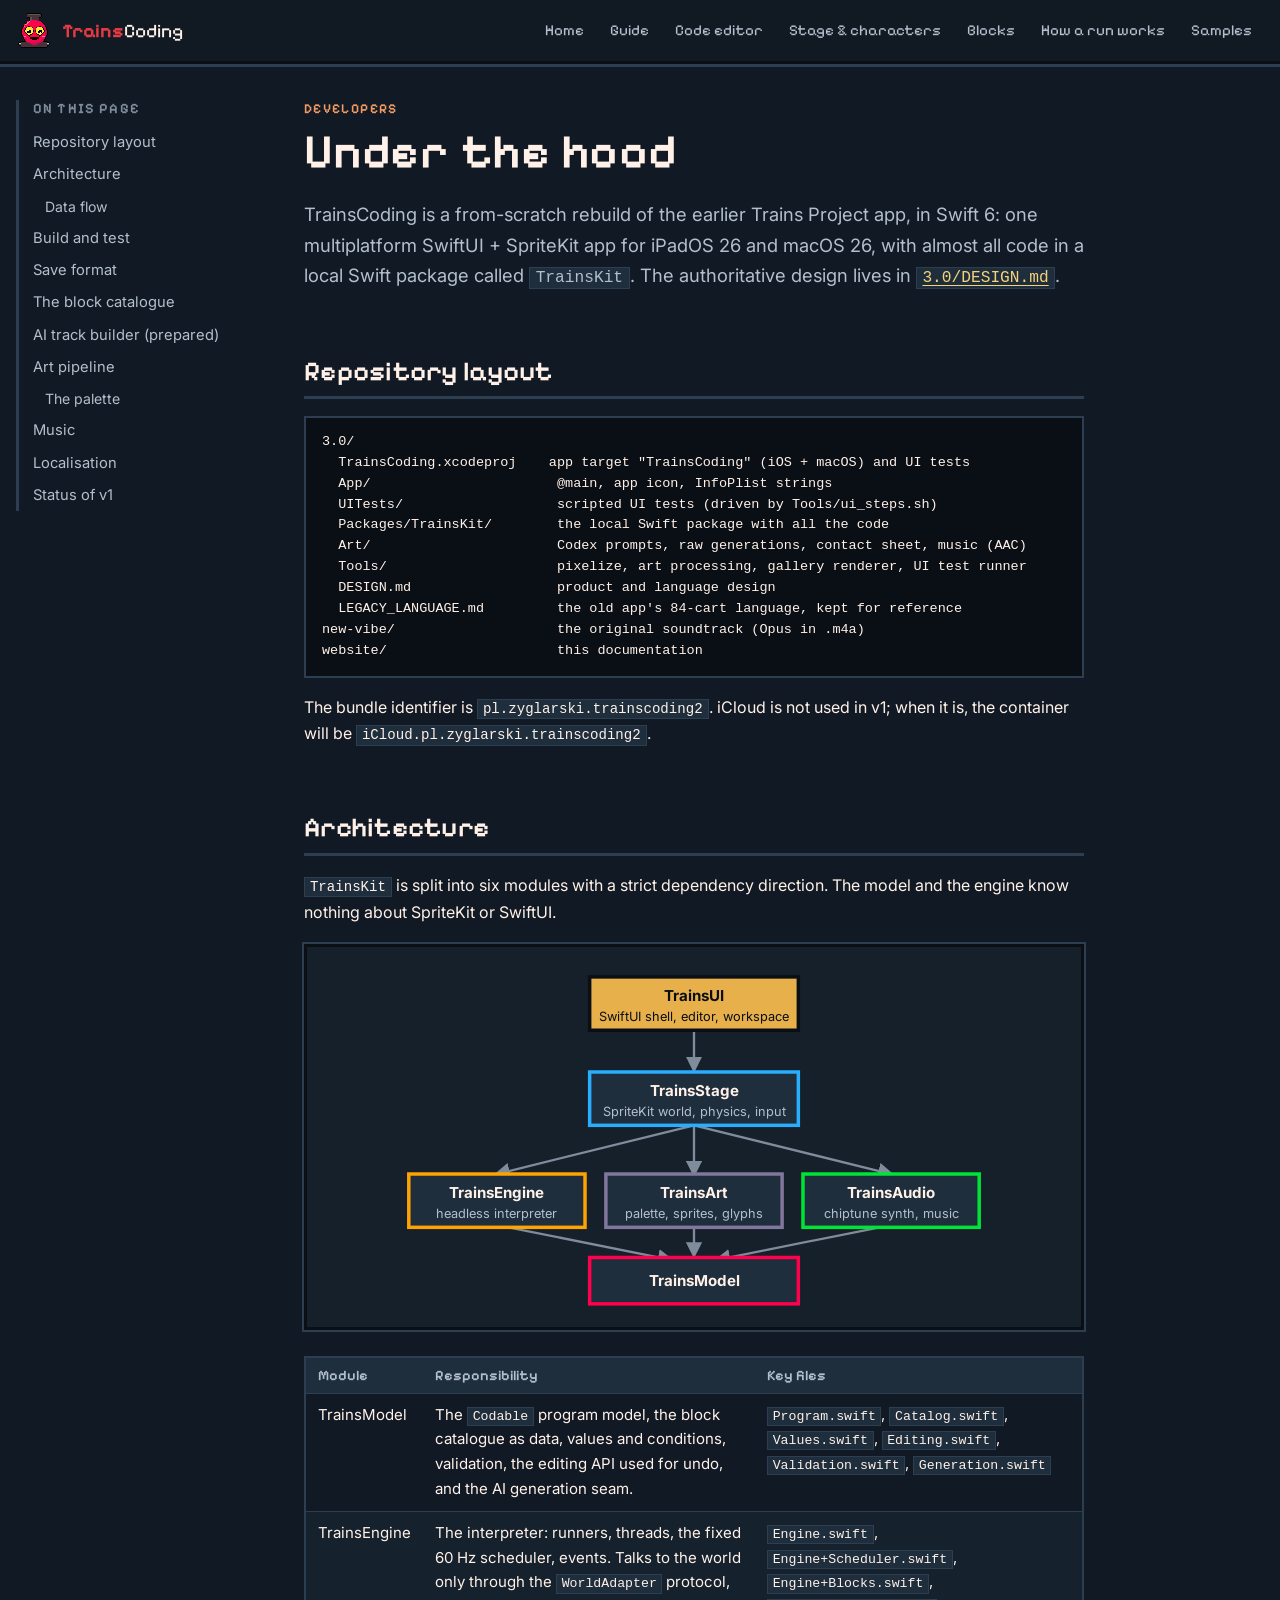
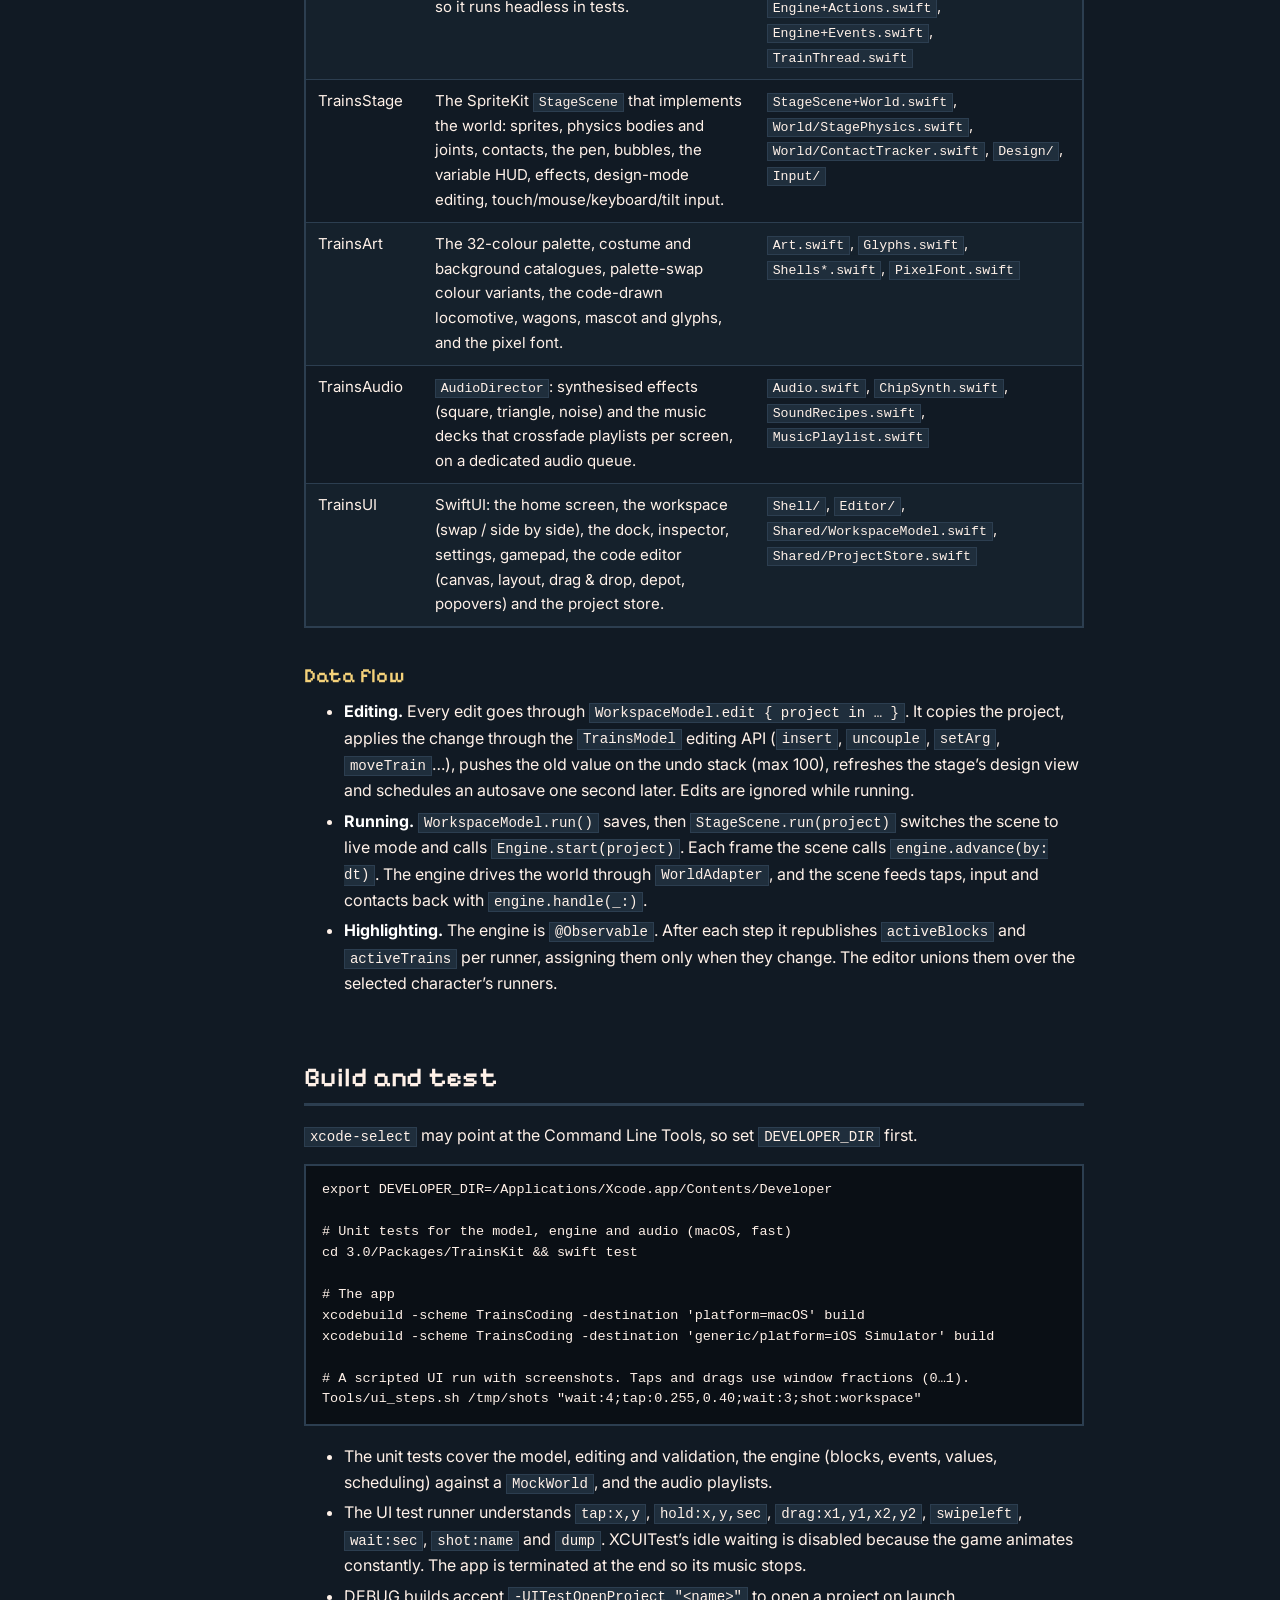
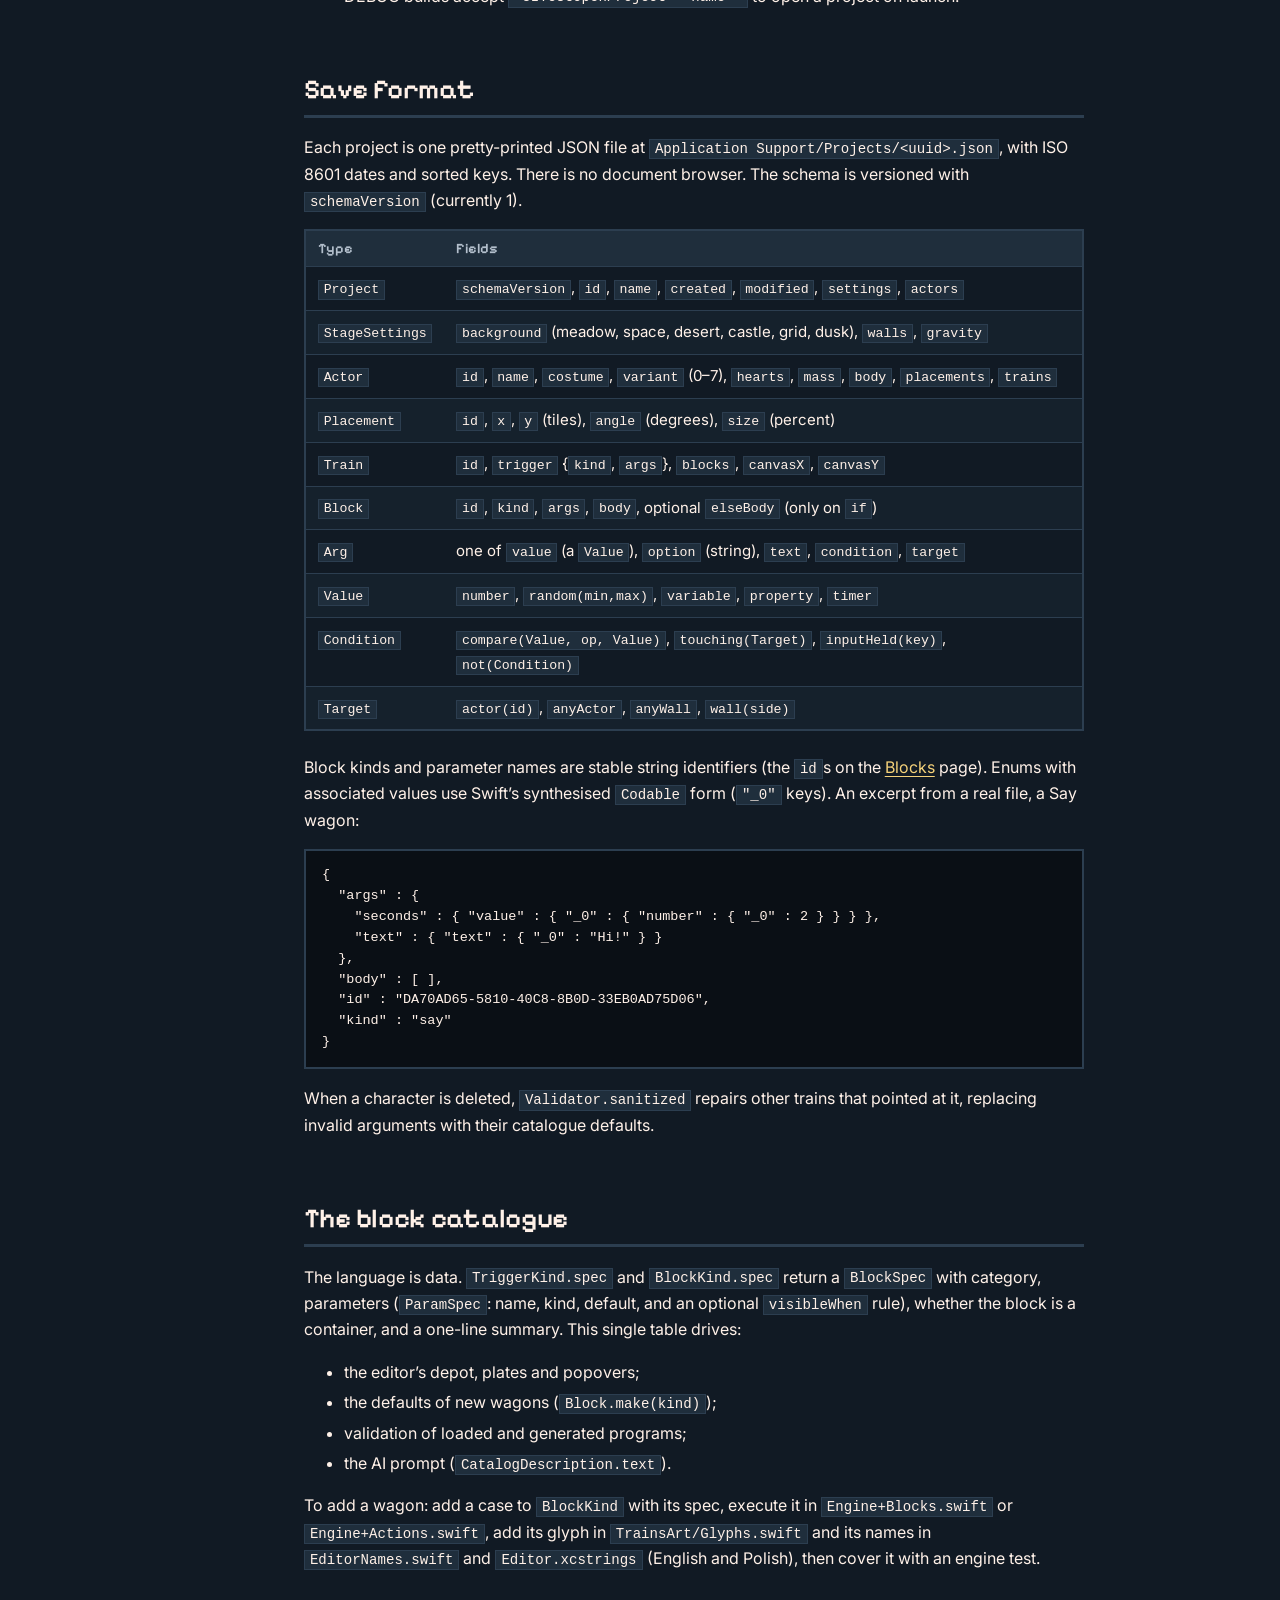
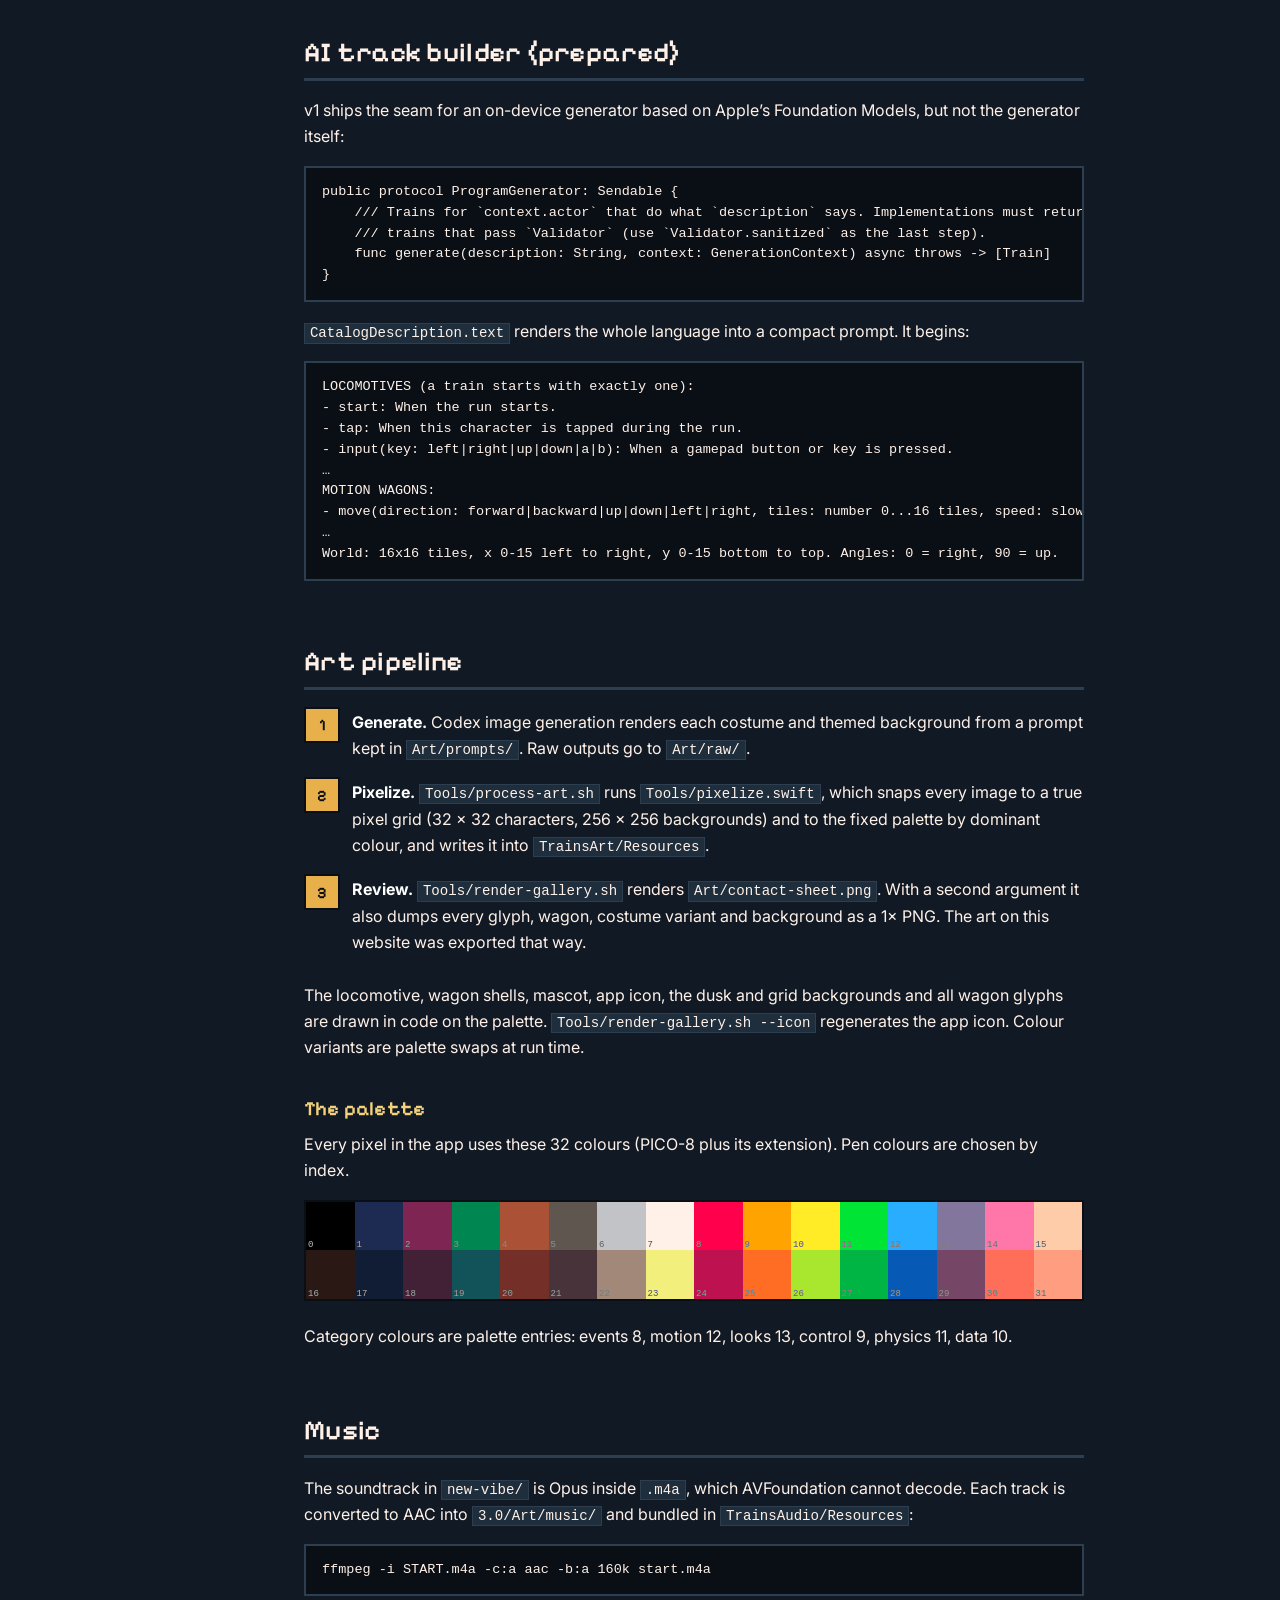
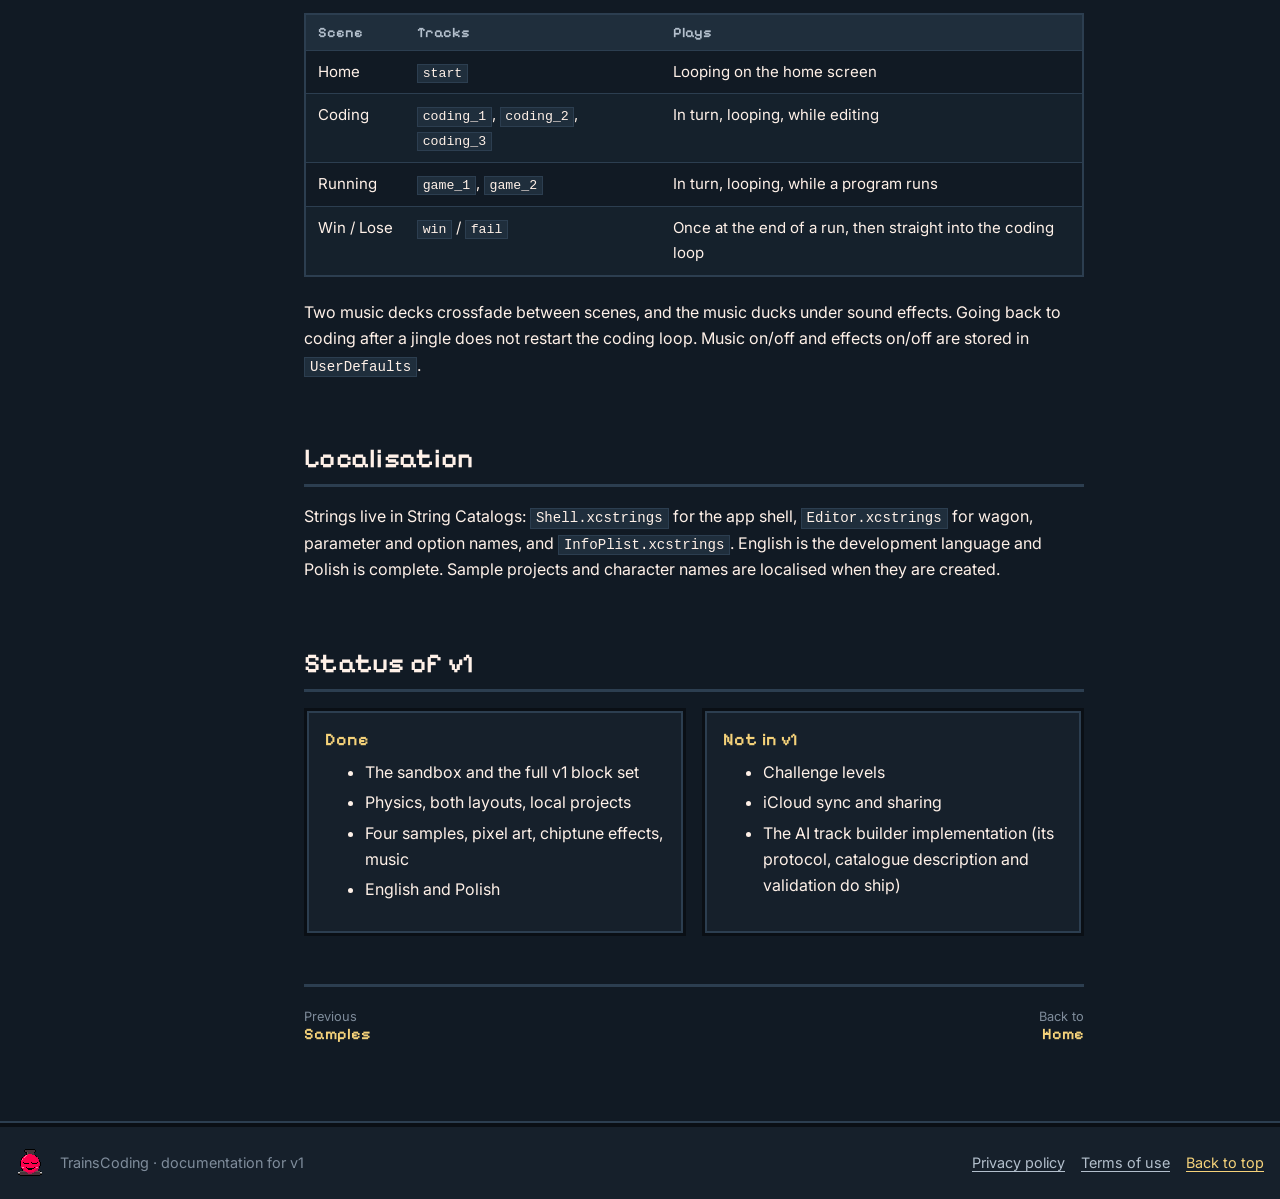
<file: developers.html>
<!doctype html>
<html lang="en">
<head>
<meta charset="utf-8">
<meta name="viewport" content="width=device-width, initial-scale=1">
<title>Developers · TrainsCoding</title>
<meta name="robots" content="noindex, nofollow">
<meta name="description" content="TrainsCoding for developers: architecture of the TrainsKit package, building and testing, the save format, the AI builder seam, art and music pipelines.">
<link rel="icon" href="assets/art/appicon.png">
<link rel="preconnect" href="https://fonts.googleapis.com">
<link rel="preconnect" href="https://fonts.gstatic.com" crossorigin>
<link href="https://fonts.googleapis.com/css2?family=Inter:wght@400;600;700&family=Pixelify+Sans:wght@500;600&display=swap" rel="stylesheet">
<link rel="stylesheet" href="assets/css/site.css">
</head>
<body>

<header class="topbar">
  <div class="topbar-inner">
    <a class="brand" href="index.html"><img class="px" src="assets/art/mascot.png" alt=""><span><b>Trains</b>Coding</span></a>
    <button class="nav-toggle" aria-expanded="false" aria-controls="nav">Menu</button>
    <nav class="nav" id="nav">
      <a href="index.html">Home</a>
      <a href="guide.html">Guide</a>
      <a href="editor.html">Code editor</a>
      <a href="stage.html">Stage &amp; characters</a>
      <a href="blocks.html">Blocks</a>
      <a href="engine.html">How a run works</a>
      <a href="samples.html">Samples</a>
    </nav>
  </div>
</header>

<div class="page">
  <aside class="toc" data-auto></aside>
  <main class="doc">
    <p class="eyebrow">Developers</p>
    <h1>Under the hood</h1>
    <p class="intro">TrainsCoding is a from-scratch rebuild of the earlier Trains Project app, in Swift 6: one multiplatform SwiftUI + SpriteKit app for iPadOS 26 and macOS 26, with almost all code in a local Swift package called <code>TrainsKit</code>. The authoritative design lives in <a href="../3.0/DESIGN.md"><code>3.0/DESIGN.md</code></a>.</p>

    <h2 id="repository-layout">Repository layout</h2>
<pre><code>3.0/
  TrainsCoding.xcodeproj    app target "TrainsCoding" (iOS + macOS) and UI tests
  App/                       @main, app icon, InfoPlist strings
  UITests/                   scripted UI tests (driven by Tools/ui_steps.sh)
  Packages/TrainsKit/        the local Swift package with all the code
  Art/                       Codex prompts, raw generations, contact sheet, music (AAC)
  Tools/                     pixelize, art processing, gallery renderer, UI test runner
  DESIGN.md                  product and language design
  LEGACY_LANGUAGE.md         the old app's 84-cart language, kept for reference
new-vibe/                    the original soundtrack (Opus in .m4a)
website/                     this documentation</code></pre>
    <p>The bundle identifier is <code>pl.zyglarski.trainscoding2</code>. iCloud is not used in v1; when it is, the container will be <code>iCloud.pl.zyglarski.trainscoding2</code>.</p>

    <h2 id="architecture">Architecture</h2>
    <p><code>TrainsKit</code> is split into six modules with a strict dependency direction. The model and the engine know nothing about SpriteKit or SwiftUI.</p>
    <div class="diagram">
      <svg viewBox="0 0 640 300" role="img" aria-label="Module dependencies: TrainsUI depends on TrainsStage, TrainsEngine, TrainsArt, TrainsAudio and TrainsModel; TrainsStage depends on TrainsEngine, TrainsArt, TrainsAudio and TrainsModel; TrainsEngine, TrainsArt and TrainsAudio depend on TrainsModel">
        <defs><marker id="a3" viewBox="0 0 10 10" refX="8" refY="5" markerWidth="7" markerHeight="7" orient="auto"><path d="M0 0L10 5L0 10z" fill="#7f8c9b"/></marker></defs>
        <g font-family="Inter, sans-serif" font-size="13" fill="#fff1e8">
          <g stroke="#7f8c9b" stroke-width="2" fill="none" marker-end="url(#a3)">
            <path d="M320 58 V92"/>
            <path d="M320 140 L150 182"/><path d="M320 140 L320 182"/><path d="M320 140 L490 182"/>
            <path d="M150 226 L300 256"/><path d="M320 226 V252"/><path d="M490 226 L340 256"/>
          </g>
          <rect x="230" y="12" width="180" height="46" fill="#e8b04a" stroke="#0a0f15" stroke-width="3"/>
          <text x="320" y="33" text-anchor="middle" fill="#0a0f15" font-weight="700">TrainsUI</text>
          <text x="320" y="50" text-anchor="middle" fill="#0a0f15" font-size="11">SwiftUI shell, editor, workspace</text>
          <rect x="230" y="94" width="180" height="46" fill="#1f2e3c" stroke="#29adff" stroke-width="3"/>
          <text x="320" y="115" text-anchor="middle" font-weight="700">TrainsStage</text>
          <text x="320" y="132" text-anchor="middle" fill="#b3bfcc" font-size="11">SpriteKit world, physics, input</text>
          <rect x="74" y="182" width="152" height="46" fill="#1f2e3c" stroke="#ffa300" stroke-width="3"/>
          <text x="150" y="203" text-anchor="middle" font-weight="700">TrainsEngine</text>
          <text x="150" y="220" text-anchor="middle" fill="#b3bfcc" font-size="11">headless interpreter</text>
          <rect x="244" y="182" width="152" height="46" fill="#1f2e3c" stroke="#83769c" stroke-width="3"/>
          <text x="320" y="203" text-anchor="middle" font-weight="700">TrainsArt</text>
          <text x="320" y="220" text-anchor="middle" fill="#b3bfcc" font-size="11">palette, sprites, glyphs</text>
          <rect x="414" y="182" width="152" height="46" fill="#1f2e3c" stroke="#00e436" stroke-width="3"/>
          <text x="490" y="203" text-anchor="middle" font-weight="700">TrainsAudio</text>
          <text x="490" y="220" text-anchor="middle" fill="#b3bfcc" font-size="11">chiptune synth, music</text>
          <rect x="230" y="254" width="180" height="40" fill="#1f2e3c" stroke="#ff004d" stroke-width="3"/>
          <text x="320" y="279" text-anchor="middle" font-weight="700">TrainsModel</text>
        </g>
      </svg>
    </div>
    <div class="table-wrap"><table>
      <thead><tr><th>Module</th><th>Responsibility</th><th>Key files</th></tr></thead>
      <tbody>
        <tr><td class="k">TrainsModel</td><td>The <code>Codable</code> program model, the block catalogue as data, values and conditions, validation, the editing API used for undo, and the AI generation seam.</td><td><code>Program.swift</code>, <code>Catalog.swift</code>, <code>Values.swift</code>, <code>Editing.swift</code>, <code>Validation.swift</code>, <code>Generation.swift</code></td></tr>
        <tr><td class="k">TrainsEngine</td><td>The interpreter: runners, threads, the fixed 60 Hz scheduler, events. Talks to the world only through the <code>WorldAdapter</code> protocol, so it runs headless in tests.</td><td><code>Engine.swift</code>, <code>Engine+Scheduler.swift</code>, <code>Engine+Blocks.swift</code>, <code>Engine+Actions.swift</code>, <code>Engine+Events.swift</code>, <code>TrainThread.swift</code></td></tr>
        <tr><td class="k">TrainsStage</td><td>The SpriteKit <code>StageScene</code> that implements the world: sprites, physics bodies and joints, contacts, the pen, bubbles, the variable HUD, effects, design-mode editing, touch/mouse/keyboard/tilt input.</td><td><code>StageScene+World.swift</code>, <code>World/StagePhysics.swift</code>, <code>World/ContactTracker.swift</code>, <code>Design/</code>, <code>Input/</code></td></tr>
        <tr><td class="k">TrainsArt</td><td>The 32-colour palette, costume and background catalogues, palette-swap colour variants, the code-drawn locomotive, wagons, mascot and glyphs, and the pixel font.</td><td><code>Art.swift</code>, <code>Glyphs.swift</code>, <code>Shells*.swift</code>, <code>PixelFont.swift</code></td></tr>
        <tr><td class="k">TrainsAudio</td><td><code>AudioDirector</code>: synthesised effects (square, triangle, noise) and the music decks that crossfade playlists per screen, on a dedicated audio queue.</td><td><code>Audio.swift</code>, <code>ChipSynth.swift</code>, <code>SoundRecipes.swift</code>, <code>MusicPlaylist.swift</code></td></tr>
        <tr><td class="k">TrainsUI</td><td>SwiftUI: the home screen, the workspace (swap / side by side), the dock, inspector, settings, gamepad, the code editor (canvas, layout, drag &amp; drop, depot, popovers) and the project store.</td><td><code>Shell/</code>, <code>Editor/</code>, <code>Shared/WorkspaceModel.swift</code>, <code>Shared/ProjectStore.swift</code></td></tr>
      </tbody>
    </table></div>

    <h3 id="data-flow">Data flow</h3>
    <ul>
      <li><strong>Editing.</strong> Every edit goes through <code>WorkspaceModel.edit { project in … }</code>. It copies the project, applies the change through the <code>TrainsModel</code> editing API (<code>insert</code>, <code>uncouple</code>, <code>setArg</code>, <code>moveTrain</code>…), pushes the old value on the undo stack (max 100), refreshes the stage’s design view and schedules an autosave one second later. Edits are ignored while running.</li>
      <li><strong>Running.</strong> <code>WorkspaceModel.run()</code> saves, then <code>StageScene.run(project)</code> switches the scene to live mode and calls <code>Engine.start(project)</code>. Each frame the scene calls <code>engine.advance(by: dt)</code>. The engine drives the world through <code>WorldAdapter</code>, and the scene feeds taps, input and contacts back with <code>engine.handle(_:)</code>.</li>
      <li><strong>Highlighting.</strong> The engine is <code>@Observable</code>. After each step it republishes <code>activeBlocks</code> and <code>activeTrains</code> per runner, assigning them only when they change. The editor unions them over the selected character’s runners.</li>
    </ul>

    <h2 id="build-and-test">Build and test</h2>
    <p><code>xcode-select</code> may point at the Command Line Tools, so set <code>DEVELOPER_DIR</code> first.</p>
<pre><code>export DEVELOPER_DIR=/Applications/Xcode.app/Contents/Developer

# Unit tests for the model, engine and audio (macOS, fast)
cd 3.0/Packages/TrainsKit &amp;&amp; swift test

# The app
xcodebuild -scheme TrainsCoding -destination 'platform=macOS' build
xcodebuild -scheme TrainsCoding -destination 'generic/platform=iOS Simulator' build

# A scripted UI run with screenshots. Taps and drags use window fractions (0…1).
Tools/ui_steps.sh /tmp/shots "wait:4;tap:0.255,0.40;wait:3;shot:workspace"</code></pre>
    <ul>
      <li>The unit tests cover the model, editing and validation, the engine (blocks, events, values, scheduling) against a <code>MockWorld</code>, and the audio playlists.</li>
      <li>The UI test runner understands <code>tap:x,y</code>, <code>hold:x,y,sec</code>, <code>drag:x1,y1,x2,y2</code>, <code>swipeleft</code>, <code>wait:sec</code>, <code>shot:name</code> and <code>dump</code>. XCUITest’s idle waiting is disabled because the game animates constantly. The app is terminated at the end so its music stops.</li>
      <li>DEBUG builds accept <code>-UITestOpenProject "&lt;name&gt;"</code> to open a project on launch.</li>
    </ul>

    <h2 id="save-format">Save format</h2>
    <p>Each project is one pretty-printed JSON file at <code>Application Support/Projects/&lt;uuid&gt;.json</code>, with ISO 8601 dates and sorted keys. There is no document browser. The schema is versioned with <code>schemaVersion</code> (currently 1).</p>
    <div class="table-wrap"><table>
      <thead><tr><th>Type</th><th>Fields</th></tr></thead>
      <tbody>
        <tr><td class="k"><code>Project</code></td><td><code>schemaVersion</code>, <code>id</code>, <code>name</code>, <code>created</code>, <code>modified</code>, <code>settings</code>, <code>actors</code></td></tr>
        <tr><td class="k"><code>StageSettings</code></td><td><code>background</code> (meadow, space, desert, castle, grid, dusk), <code>walls</code>, <code>gravity</code></td></tr>
        <tr><td class="k"><code>Actor</code></td><td><code>id</code>, <code>name</code>, <code>costume</code>, <code>variant</code> (0–7), <code>hearts</code>, <code>mass</code>, <code>body</code>, <code>placements</code>, <code>trains</code></td></tr>
        <tr><td class="k"><code>Placement</code></td><td><code>id</code>, <code>x</code>, <code>y</code> (tiles), <code>angle</code> (degrees), <code>size</code> (percent)</td></tr>
        <tr><td class="k"><code>Train</code></td><td><code>id</code>, <code>trigger</code> {<code>kind</code>, <code>args</code>}, <code>blocks</code>, <code>canvasX</code>, <code>canvasY</code></td></tr>
        <tr><td class="k"><code>Block</code></td><td><code>id</code>, <code>kind</code>, <code>args</code>, <code>body</code>, optional <code>elseBody</code> (only on <code>if</code>)</td></tr>
        <tr><td class="k"><code>Arg</code></td><td>one of <code>value</code> (a <code>Value</code>), <code>option</code> (string), <code>text</code>, <code>condition</code>, <code>target</code></td></tr>
        <tr><td class="k"><code>Value</code></td><td><code>number</code>, <code>random(min,max)</code>, <code>variable</code>, <code>property</code>, <code>timer</code></td></tr>
        <tr><td class="k"><code>Condition</code></td><td><code>compare(Value, op, Value)</code>, <code>touching(Target)</code>, <code>inputHeld(key)</code>, <code>not(Condition)</code></td></tr>
        <tr><td class="k"><code>Target</code></td><td><code>actor(id)</code>, <code>anyActor</code>, <code>anyWall</code>, <code>wall(side)</code></td></tr>
      </tbody>
    </table></div>
    <p>Block kinds and parameter names are stable string identifiers (the <code>id</code>s on the <a href="blocks.html">Blocks</a> page). Enums with associated values use Swift’s synthesised <code>Codable</code> form (<code>"_0"</code> keys). An excerpt from a real file, a Say wagon:</p>
<pre><code>{
  "args" : {
    "seconds" : { "value" : { "_0" : { "number" : { "_0" : 2 } } } },
    "text" : { "text" : { "_0" : "Hi!" } }
  },
  "body" : [ ],
  "id" : "DA70AD65-5810-40C8-8B0D-33EB0AD75D06",
  "kind" : "say"
}</code></pre>
    <p>When a character is deleted, <code>Validator.sanitized</code> repairs other trains that pointed at it, replacing invalid arguments with their catalogue defaults.</p>

    <h2 id="the-block-catalogue">The block catalogue</h2>
    <p>The language is data. <code>TriggerKind.spec</code> and <code>BlockKind.spec</code> return a <code>BlockSpec</code> with category, parameters (<code>ParamSpec</code>: name, kind, default, and an optional <code>visibleWhen</code> rule), whether the block is a container, and a one-line summary. This single table drives:</p>
    <ul>
      <li>the editor’s depot, plates and popovers;</li>
      <li>the defaults of new wagons (<code>Block.make(kind)</code>);</li>
      <li>validation of loaded and generated programs;</li>
      <li>the AI prompt (<code>CatalogDescription.text</code>).</li>
    </ul>
    <p>To add a wagon: add a case to <code>BlockKind</code> with its spec, execute it in <code>Engine+Blocks.swift</code> or <code>Engine+Actions.swift</code>, add its glyph in <code>TrainsArt/Glyphs.swift</code> and its names in <code>EditorNames.swift</code> and <code>Editor.xcstrings</code> (English and Polish), then cover it with an engine test.</p>

    <h2 id="ai-track-builder-prepared">AI track builder (prepared)</h2>
    <p>v1 ships the seam for an on-device generator based on Apple’s Foundation Models, but not the generator itself:</p>
<pre><code>public protocol ProgramGenerator: Sendable {
    /// Trains for `context.actor` that do what `description` says. Implementations must return
    /// trains that pass `Validator` (use `Validator.sanitized` as the last step).
    func generate(description: String, context: GenerationContext) async throws -> [Train]
}</code></pre>
    <p><code>CatalogDescription.text</code> renders the whole language into a compact prompt. It begins:</p>
<pre><code>LOCOMOTIVES (a train starts with exactly one):
- start: When the run starts.
- tap: When this character is tapped during the run.
- input(key: left|right|up|down|a|b): When a gamepad button or key is pressed.
…
MOTION WAGONS:
- move(direction: forward|backward|up|down|left|right, tiles: number 0...16 tiles, speed: slow|normal|fast): Glide a number of tiles in a direction.
…
World: 16x16 tiles, x 0-15 left to right, y 0-15 bottom to top. Angles: 0 = right, 90 = up.</code></pre>

    <h2 id="art-pipeline">Art pipeline</h2>
    <ol class="steps">
      <li><strong>Generate.</strong> Codex image generation renders each costume and themed background from a prompt kept in <code>Art/prompts/</code>. Raw outputs go to <code>Art/raw/</code>.</li>
      <li><strong>Pixelize.</strong> <code>Tools/process-art.sh</code> runs <code>Tools/pixelize.swift</code>, which snaps every image to a true pixel grid (32 × 32 characters, 256 × 256 backgrounds) and to the fixed palette by dominant colour, and writes it into <code>TrainsArt/Resources</code>.</li>
      <li><strong>Review.</strong> <code>Tools/render-gallery.sh</code> renders <code>Art/contact-sheet.png</code>. With a second argument it also dumps every glyph, wagon, costume variant and background as a 1× PNG. The art on this website was exported that way.</li>
    </ol>
    <p>The locomotive, wagon shells, mascot, app icon, the dusk and grid backgrounds and all wagon glyphs are drawn in code on the palette. <code>Tools/render-gallery.sh --icon</code> regenerates the app icon. Colour variants are palette swaps at run time.</p>
    <h3 id="the-palette">The palette</h3>
    <p>Every pixel in the app uses these 32 colours (PICO-8 plus its extension). Pen colours are chosen by index.</p>
    <div class="palette">
      <span data-i="0" style="background:#000000"></span><span data-i="1" style="background:#1d2b53"></span><span data-i="2" style="background:#7e2553"></span><span data-i="3" style="background:#008751"></span>
      <span data-i="4" style="background:#ab5236"></span><span data-i="5" style="background:#5f574f"></span><span data-i="6" style="background:#c2c3c7"></span><span data-i="7" style="background:#fff1e8"></span>
      <span data-i="8" style="background:#ff004d"></span><span data-i="9" style="background:#ffa300"></span><span data-i="10" style="background:#ffec27"></span><span data-i="11" style="background:#00e436"></span>
      <span data-i="12" style="background:#29adff"></span><span data-i="13" style="background:#83769c"></span><span data-i="14" style="background:#ff77a8"></span><span data-i="15" style="background:#ffccaa"></span>
      <span data-i="16" style="background:#291814"></span><span data-i="17" style="background:#111d35"></span><span data-i="18" style="background:#422136"></span><span data-i="19" style="background:#125359"></span>
      <span data-i="20" style="background:#742f29"></span><span data-i="21" style="background:#49333b"></span><span data-i="22" style="background:#a28879"></span><span data-i="23" style="background:#f3ef7d"></span>
      <span data-i="24" style="background:#be1250"></span><span data-i="25" style="background:#ff6c24"></span><span data-i="26" style="background:#a8e72e"></span><span data-i="27" style="background:#00b543"></span>
      <span data-i="28" style="background:#065ab5"></span><span data-i="29" style="background:#754665"></span><span data-i="30" style="background:#ff6e59"></span><span data-i="31" style="background:#ff9d81"></span>
    </div>
    <p>Category colours are palette entries: events 8, motion 12, looks 13, control 9, physics 11, data 10.</p>

    <h2 id="music">Music</h2>
    <p>The soundtrack in <code>new-vibe/</code> is Opus inside <code>.m4a</code>, which AVFoundation cannot decode. Each track is converted to AAC into <code>3.0/Art/music/</code> and bundled in <code>TrainsAudio/Resources</code>:</p>
<pre><code>ffmpeg -i START.m4a -c:a aac -b:a 160k start.m4a</code></pre>
    <div class="table-wrap"><table>
      <thead><tr><th>Scene</th><th>Tracks</th><th>Plays</th></tr></thead>
      <tbody>
        <tr><td class="k">Home</td><td><code>start</code></td><td>Looping on the home screen</td></tr>
        <tr><td class="k">Coding</td><td><code>coding_1</code>, <code>coding_2</code>, <code>coding_3</code></td><td>In turn, looping, while editing</td></tr>
        <tr><td class="k">Running</td><td><code>game_1</code>, <code>game_2</code></td><td>In turn, looping, while a program runs</td></tr>
        <tr><td class="k">Win / Lose</td><td><code>win</code> / <code>fail</code></td><td>Once at the end of a run, then straight into the coding loop</td></tr>
      </tbody>
    </table></div>
    <p>Two music decks crossfade between scenes, and the music ducks under sound effects. Going back to coding after a jingle does not restart the coding loop. Music on/off and effects on/off are stored in <code>UserDefaults</code>.</p>

    <h2 id="localisation">Localisation</h2>
    <p>Strings live in String Catalogs: <code>Shell.xcstrings</code> for the app shell, <code>Editor.xcstrings</code> for wagon, parameter and option names, and <code>InfoPlist.xcstrings</code>. English is the development language and Polish is complete. Sample projects and character names are localised when they are created.</p>

    <h2 id="status-of-v1">Status of v1</h2>
    <div class="grid two">
      <div class="card"><h3 id="done">Done</h3><ul>
        <li>The sandbox and the full v1 block set</li>
        <li>Physics, both layouts, local projects</li>
        <li>Four samples, pixel art, chiptune effects, music</li>
        <li>English and Polish</li>
      </ul></div>
      <div class="card"><h3 id="not-in-v1">Not in v1</h3><ul>
        <li>Challenge levels</li>
        <li>iCloud sync and sharing</li>
        <li>The AI track builder implementation (its protocol, catalogue description and validation do ship)</li>
      </ul></div>
    </div>

    <nav class="pager"><a href="samples.html"><span>Previous</span>Samples</a><a class="next" href="index.html"><span>Back to</span>Home</a></nav>
  </main>
</div>

<footer class="site">
  <div class="inner">
    <img class="px" src="assets/art/mascot-blinking.png" alt="">
    <span>TrainsCoding · documentation for v1</span>
    <span class="spacer"></span>
    <nav class="legal"><a href="privacy.html">Privacy policy</a><a href="terms.html">Terms of use</a></nav>
    <a href="#">Back to top</a>
  </div>
</footer>
<script src="assets/js/site.js"></script>
</body>
</html>
</file>
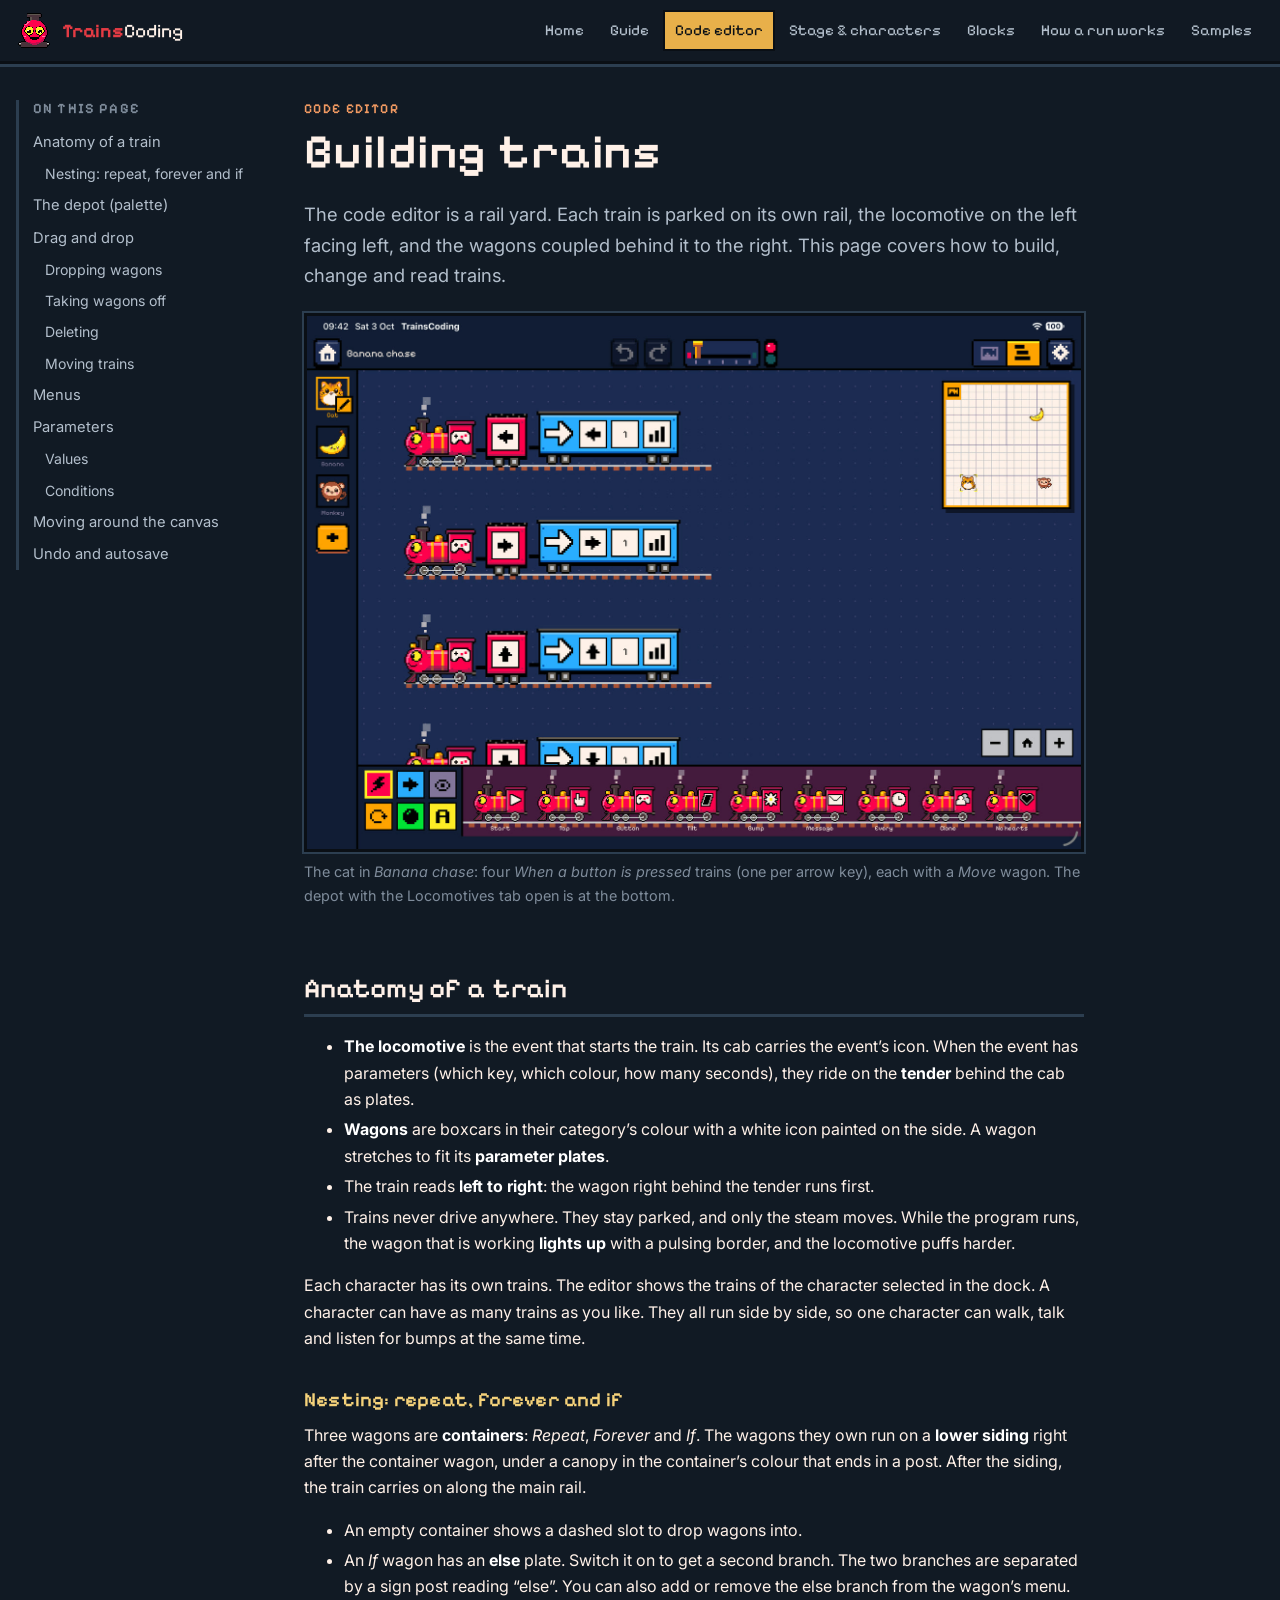
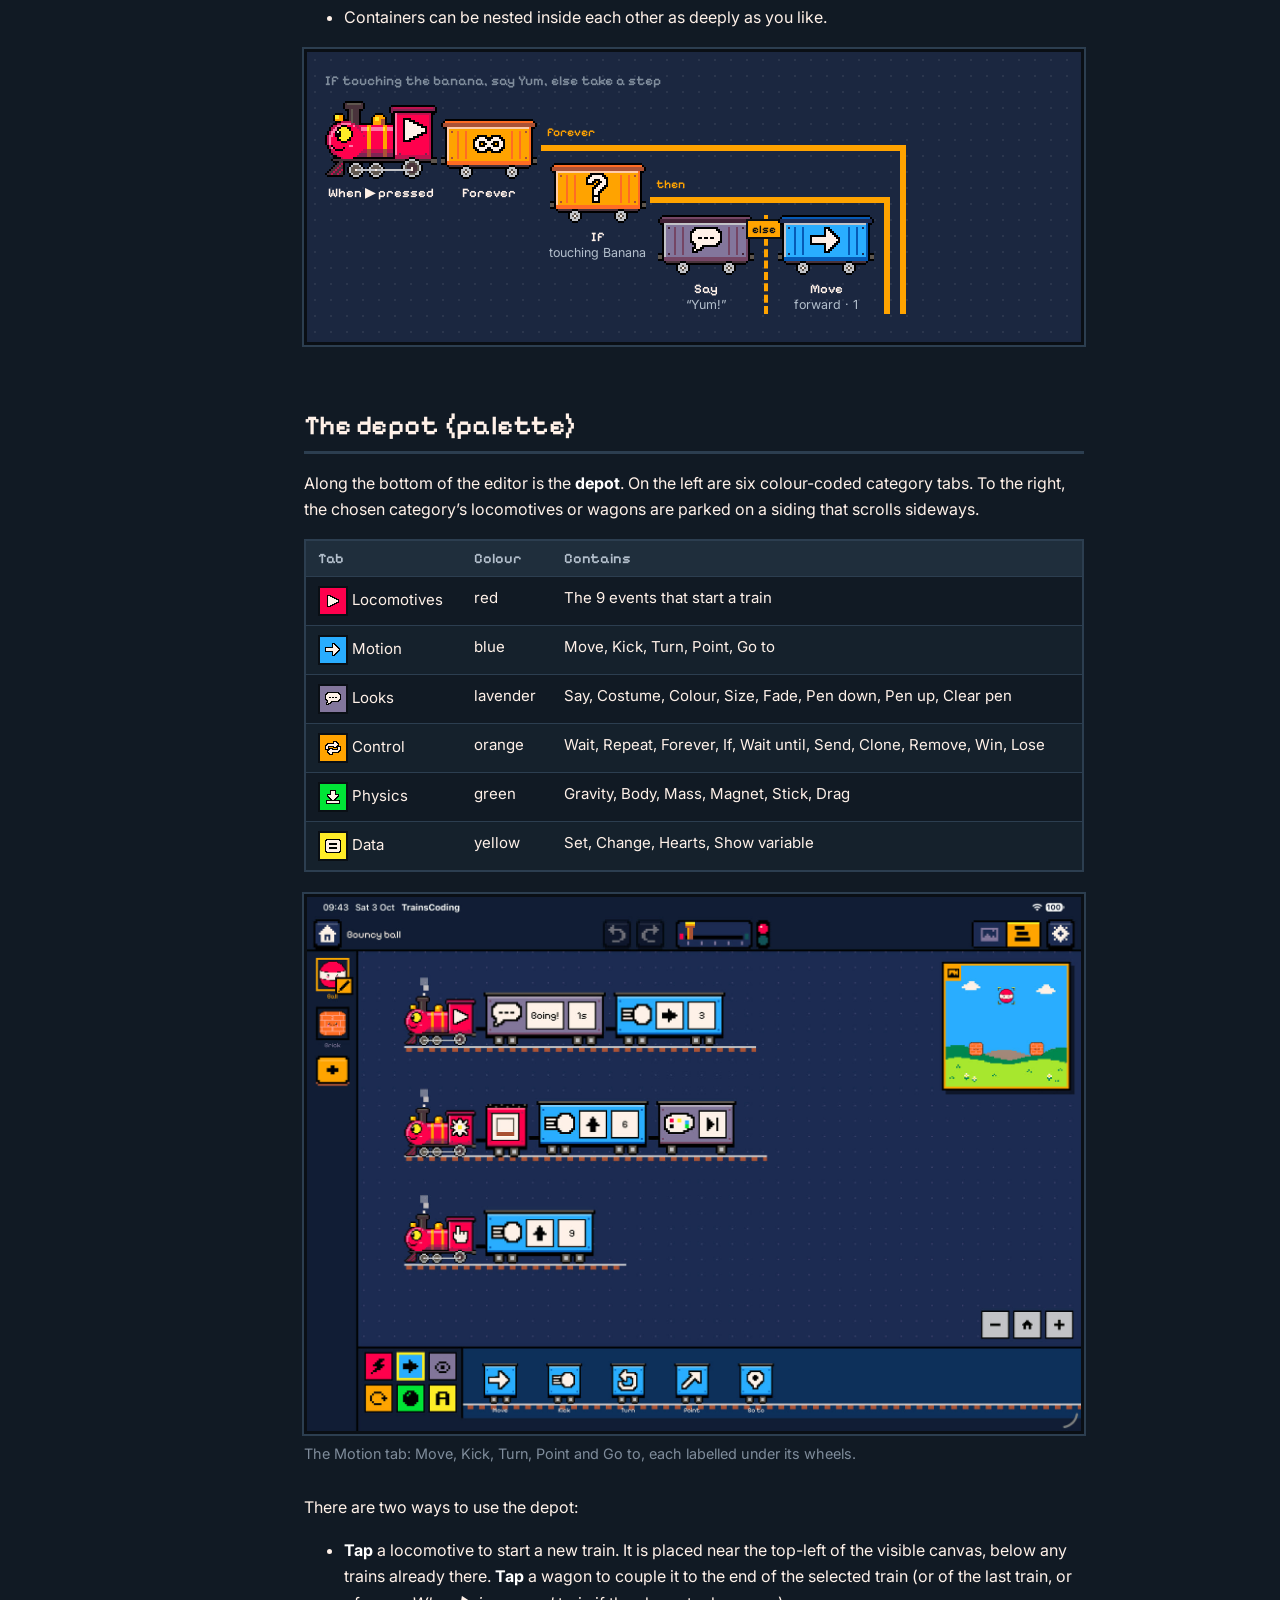
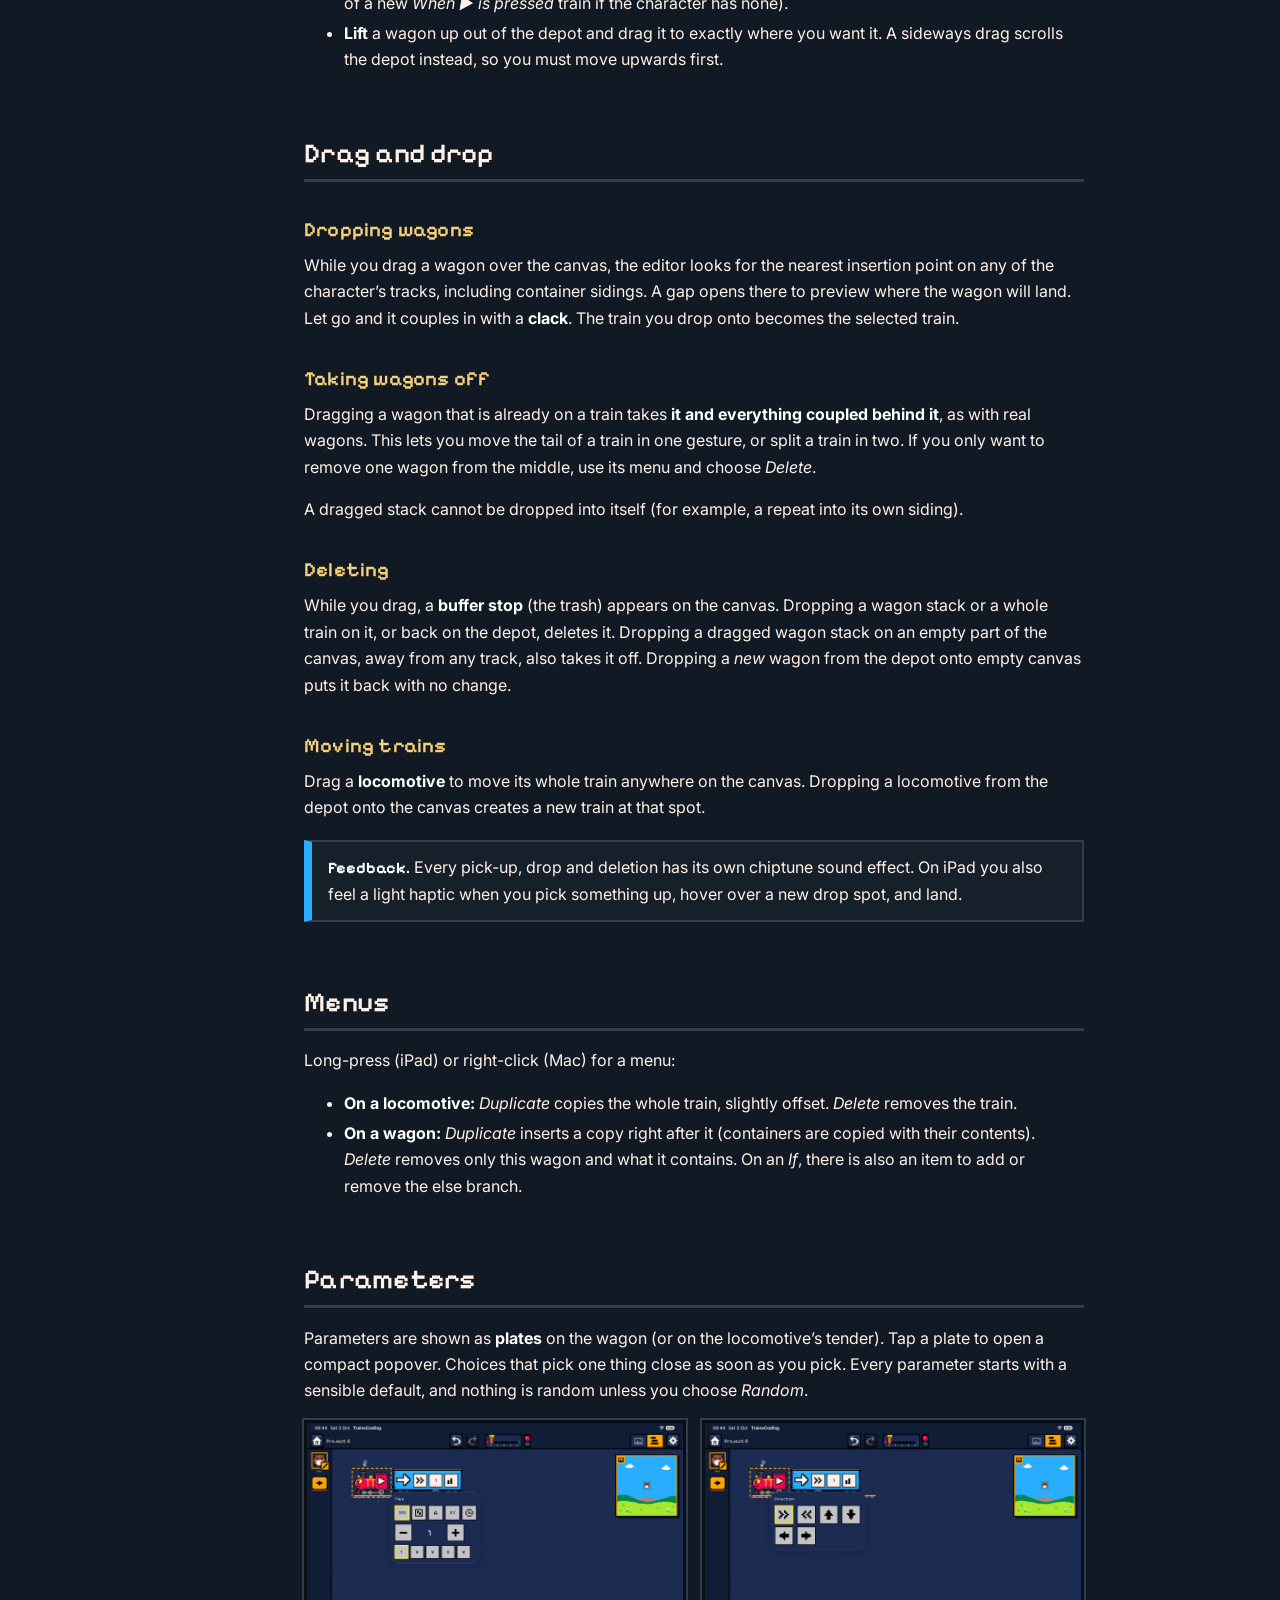
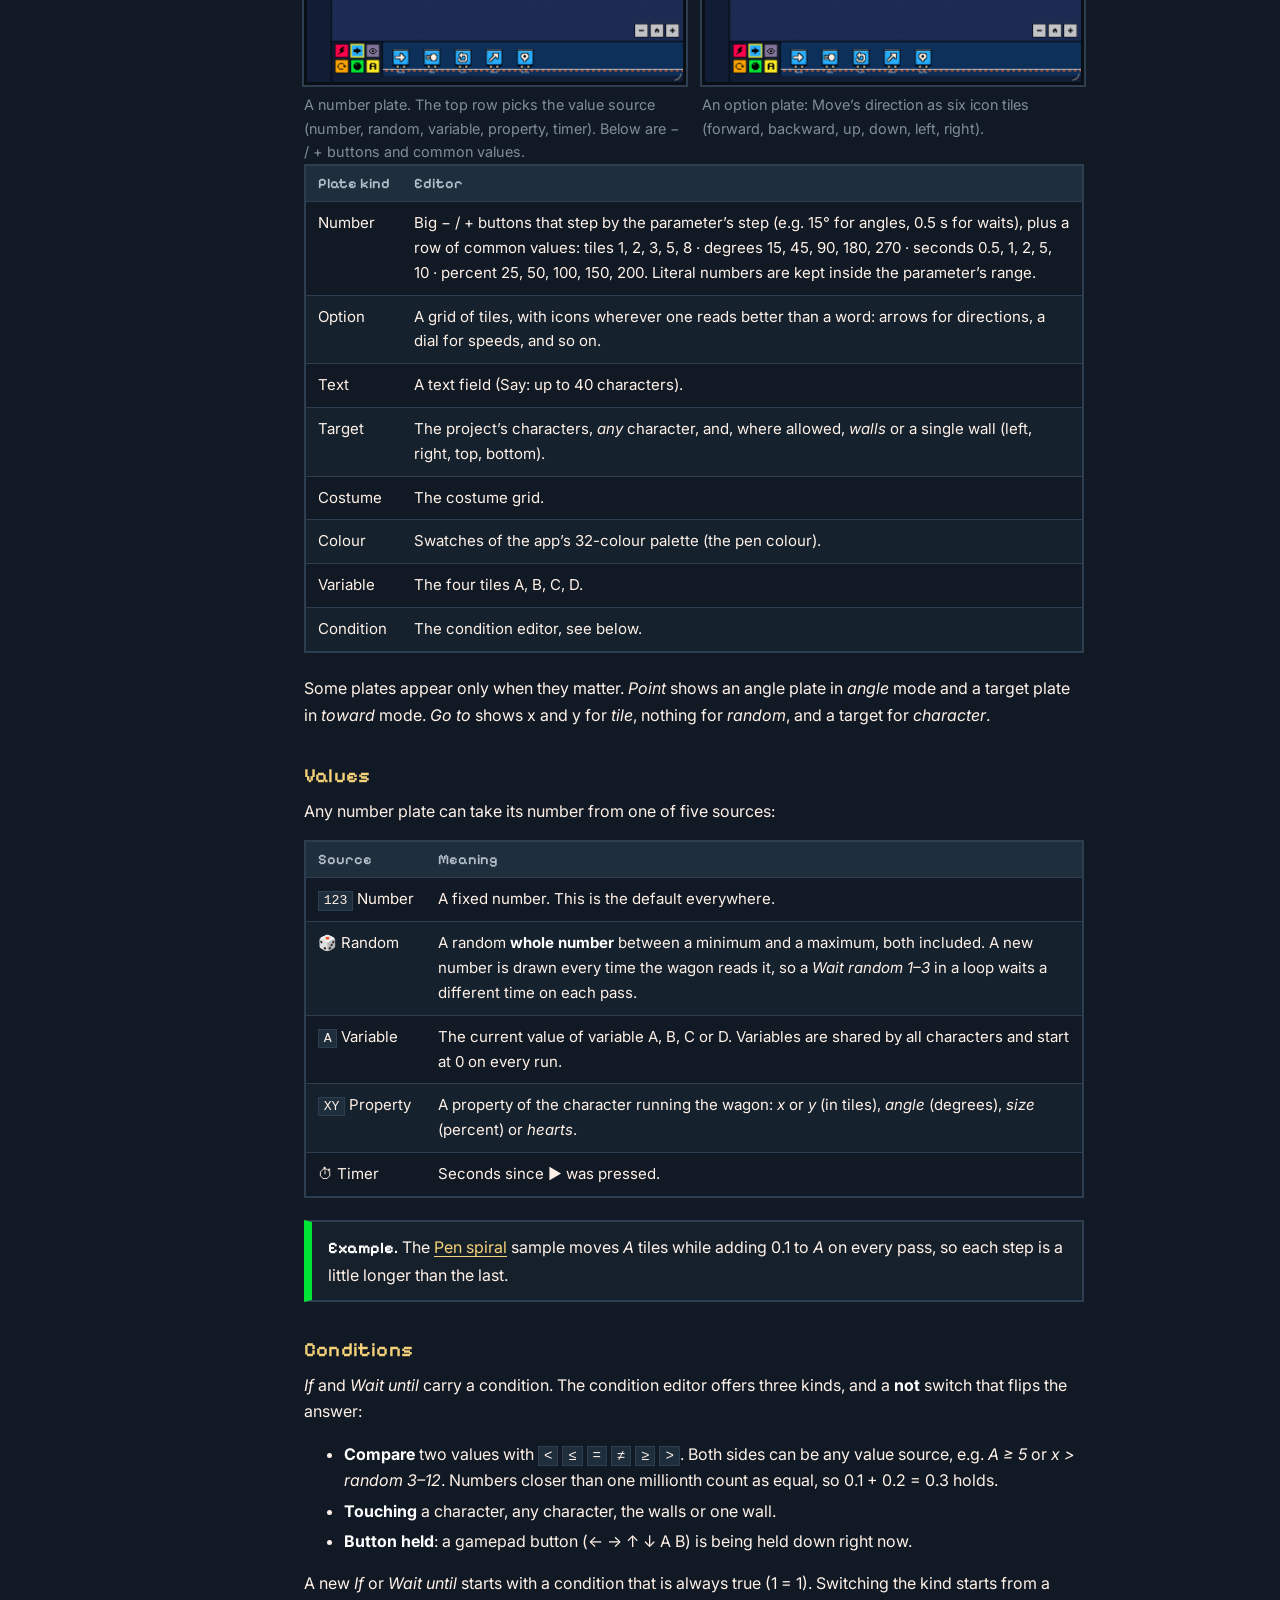
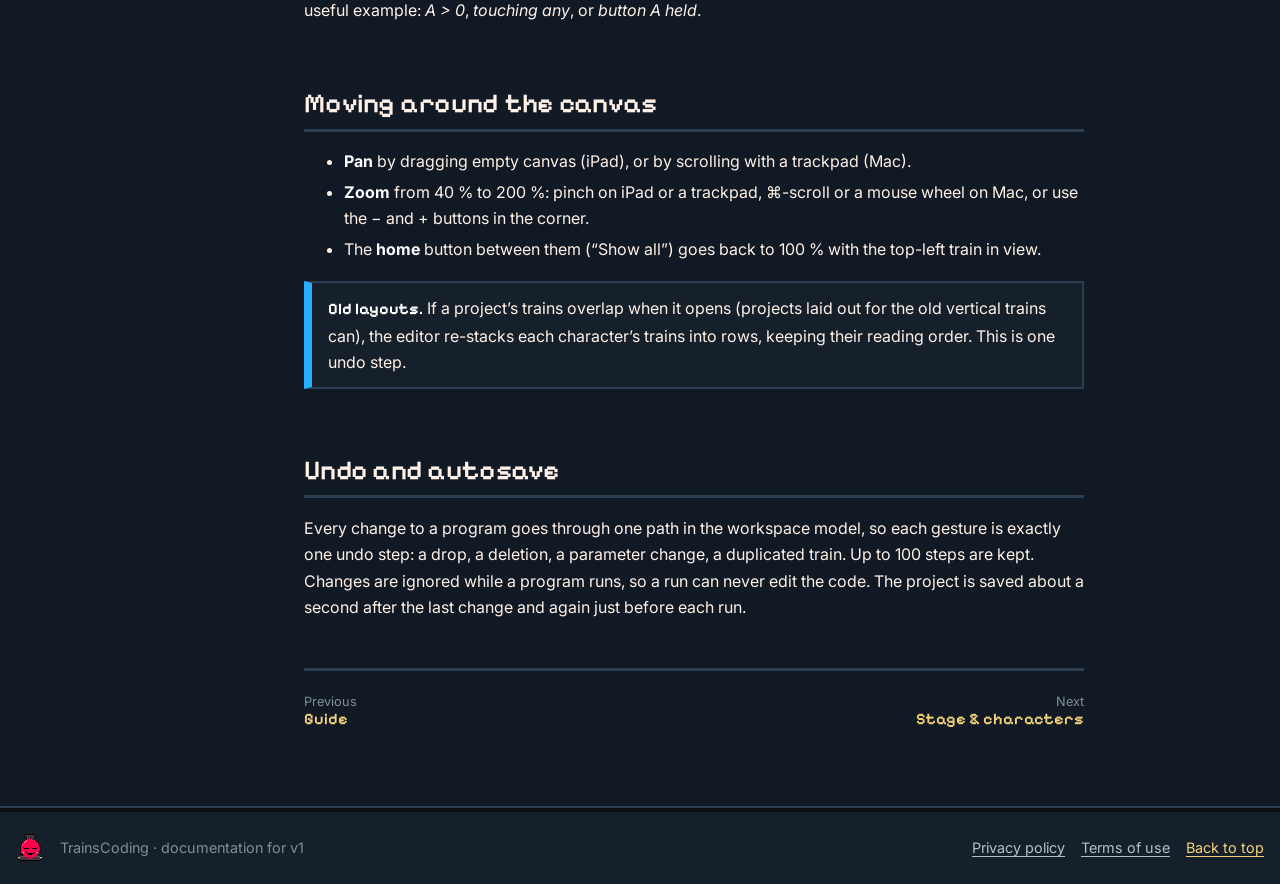
<file: editor.html>
<!doctype html>
<html lang="en">
<head>
<meta charset="utf-8">
<meta name="viewport" content="width=device-width, initial-scale=1">
<title>Code editor · TrainsCoding</title>
<meta name="description" content="How the TrainsCoding code editor works: trains, wagons, the depot, drag and drop, nesting, parameters, values and conditions.">
<link rel="icon" href="assets/art/appicon.png">
<link rel="preconnect" href="https://fonts.googleapis.com">
<link rel="preconnect" href="https://fonts.gstatic.com" crossorigin>
<link href="https://fonts.googleapis.com/css2?family=Inter:wght@400;600;700&family=Pixelify+Sans:wght@500;600&display=swap" rel="stylesheet">
<link rel="stylesheet" href="assets/css/site.css">
</head>
<body>

<header class="topbar">
  <div class="topbar-inner">
    <a class="brand" href="index.html"><img class="px" src="assets/art/mascot.png" alt=""><span><b>Trains</b>Coding</span></a>
    <button class="nav-toggle" aria-expanded="false" aria-controls="nav">Menu</button>
    <nav class="nav" id="nav">
      <a href="index.html">Home</a>
      <a href="guide.html">Guide</a>
      <a href="editor.html" aria-current="page">Code editor</a>
      <a href="stage.html">Stage &amp; characters</a>
      <a href="blocks.html">Blocks</a>
      <a href="engine.html">How a run works</a>
      <a href="samples.html">Samples</a>
    </nav>
  </div>
</header>

<div class="page">
  <aside class="toc" data-auto></aside>
  <main class="doc">
    <p class="eyebrow">Code editor</p>
    <h1>Building trains</h1>
    <p class="intro">The code editor is a rail yard. Each train is parked on its own rail, the locomotive on the left facing left, and the wagons coupled behind it to the right. This page covers how to build, change and read trains.</p>

    <figure><img class="shot" src="assets/shots/code-cat.jpg" alt="The cat's trains in the Banana chase sample"><figcaption>The cat in <em>Banana chase</em>: four <em>When a button is pressed</em> trains (one per arrow key), each with a <em>Move</em> wagon. The depot with the Locomotives tab open is at the bottom.</figcaption></figure>

    <h2 id="anatomy-of-a-train">Anatomy of a train</h2>
    <ul>
      <li><strong>The locomotive</strong> is the event that starts the train. Its cab carries the event’s icon. When the event has parameters (which key, which colour, how many seconds), they ride on the <strong>tender</strong> behind the cab as plates.</li>
      <li><strong>Wagons</strong> are boxcars in their category’s colour with a white icon painted on the side. A wagon stretches to fit its <strong>parameter plates</strong>.</li>
      <li>The train reads <strong>left to right</strong>: the wagon right behind the tender runs first.</li>
      <li>Trains never drive anywhere. They stay parked, and only the steam moves. While the program runs, the wagon that is working <strong>lights up</strong> with a pulsing border, and the locomotive puffs harder.</li>
    </ul>
    <p>Each character has its own trains. The editor shows the trains of the character selected in the dock. A character can have as many trains as you like. They all run side by side, so one character can walk, talk and listen for bumps at the same time.</p>

    <h3 id="nesting-repeat-forever-and-if">Nesting: repeat, forever and if</h3>
    <p>Three wagons are <strong>containers</strong>: <em>Repeat</em>, <em>Forever</em> and <em>If</em>. The wagons they own run on a <strong>lower siding</strong> right after the container wagon, under a canopy in the container’s colour that ends in a post. After the siding, the train carries on along the main rail.</p>
    <ul>
      <li>An empty container shows a dashed slot to drop wagons into.</li>
      <li>An <em>If</em> wagon has an <strong>else</strong> plate. Switch it on to get a second branch. The two branches are separated by a sign post reading “else”. You can also add or remove the else branch from the wagon’s menu.</li>
      <li>Containers can be nested inside each other as deeply as you like.</li>
    </ul>
    <div class="yard">
      <p class="yard-title">If touching the banana, say Yum, else take a step</p>
      <div class="train">
        <div class="loco"><div class="body"><img src="assets/art/glyph-on-start.png" alt=""></div><div class="cap"><b>When ▶ pressed</b></div></div>
        <div class="wg c-control"><div class="body"><img src="assets/art/glyph-forever.png" alt=""></div><div class="cap"><b>Forever</b></div></div>
        <div class="siding c-control"><span class="label">forever</span>
          <div class="wg c-control"><div class="body"><img src="assets/art/glyph-if.png" alt=""></div><div class="cap"><b>If</b>touching Banana</div></div>
          <div class="siding c-control"><span class="label">then</span>
            <div class="wg c-looks"><div class="body"><img src="assets/art/glyph-say.png" alt=""></div><div class="cap"><b>Say</b>“Yum!”</div></div>
            <div class="elsepost"><span>else</span></div>
            <div class="wg c-motion"><div class="body"><img src="assets/art/glyph-move.png" alt=""></div><div class="cap"><b>Move</b>forward · 1</div></div>
          </div>
        </div>
      </div>
    </div>

    <h2 id="the-depot-palette">The depot (palette)</h2>
    <p>Along the bottom of the editor is the <strong>depot</strong>. On the left are six colour-coded category tabs. To the right, the chosen category’s locomotives or wagons are parked on a siding that scrolls sideways.</p>
    <div class="table-wrap"><table>
      <thead><tr><th>Tab</th><th>Colour</th><th>Contains</th></tr></thead>
      <tbody>
        <tr><td class="k"><span class="chip c-events"><img src="assets/art/glyph-on-start.png" alt=""></span> Locomotives</td><td>red</td><td>The 9 events that start a train</td></tr>
        <tr><td class="k"><span class="chip c-motion"><img src="assets/art/glyph-move.png" alt=""></span> Motion</td><td>blue</td><td>Move, Kick, Turn, Point, Go to</td></tr>
        <tr><td class="k"><span class="chip c-looks"><img src="assets/art/glyph-say.png" alt=""></span> Looks</td><td>lavender</td><td>Say, Costume, Colour, Size, Fade, Pen down, Pen up, Clear pen</td></tr>
        <tr><td class="k"><span class="chip c-control"><img src="assets/art/glyph-repeat.png" alt=""></span> Control</td><td>orange</td><td>Wait, Repeat, Forever, If, Wait until, Send, Clone, Remove, Win, Lose</td></tr>
        <tr><td class="k"><span class="chip c-physics"><img src="assets/art/glyph-gravity.png" alt=""></span> Physics</td><td>green</td><td>Gravity, Body, Mass, Magnet, Stick, Drag</td></tr>
        <tr><td class="k"><span class="chip c-data"><img src="assets/art/glyph-set.png" alt=""></span> Data</td><td>yellow</td><td>Set, Change, Hearts, Show variable</td></tr>
      </tbody>
    </table></div>
    <figure><img class="shot" src="assets/shots/palette-motion.jpg" alt="The depot with the Motion tab open"><figcaption>The Motion tab: Move, Kick, Turn, Point and Go to, each labelled under its wheels.</figcaption></figure>
    <p>There are two ways to use the depot:</p>
    <ul>
      <li><strong>Tap</strong> a locomotive to start a new train. It is placed near the top-left of the visible canvas, below any trains already there. <strong>Tap</strong> a wagon to couple it to the end of the selected train (or of the last train, or of a new <em>When ▶ is pressed</em> train if the character has none).</li>
      <li><strong>Lift</strong> a wagon up out of the depot and drag it to exactly where you want it. A sideways drag scrolls the depot instead, so you must move upwards first.</li>
    </ul>

    <h2 id="drag-and-drop">Drag and drop</h2>
    <h3 id="dropping-wagons">Dropping wagons</h3>
    <p>While you drag a wagon over the canvas, the editor looks for the nearest insertion point on any of the character’s tracks, including container sidings. A gap opens there to preview where the wagon will land. Let go and it couples in with a <strong>clack</strong>. The train you drop onto becomes the selected train.</p>
    <h3 id="taking-wagons-off">Taking wagons off</h3>
    <p>Dragging a wagon that is already on a train takes <strong>it and everything coupled behind it</strong>, as with real wagons. This lets you move the tail of a train in one gesture, or split a train in two. If you only want to remove one wagon from the middle, use its menu and choose <em>Delete</em>.</p>
    <p>A dragged stack cannot be dropped into itself (for example, a repeat into its own siding).</p>
    <h3 id="deleting">Deleting</h3>
    <p>While you drag, a <strong>buffer stop</strong> (the trash) appears on the canvas. Dropping a wagon stack or a whole train on it, or back on the depot, deletes it. Dropping a dragged wagon stack on an empty part of the canvas, away from any track, also takes it off. Dropping a <em>new</em> wagon from the depot onto empty canvas puts it back with no change.</p>
    <h3 id="moving-trains">Moving trains</h3>
    <p>Drag a <strong>locomotive</strong> to move its whole train anywhere on the canvas. Dropping a locomotive from the depot onto the canvas creates a new train at that spot.</p>

    <div class="note"><p><strong>Feedback.</strong> Every pick-up, drop and deletion has its own chiptune sound effect. On iPad you also feel a light haptic when you pick something up, hover over a new drop spot, and land.</p></div>

    <h2 id="menus">Menus</h2>
    <p>Long-press (iPad) or right-click (Mac) for a menu:</p>
    <ul>
      <li><strong>On a locomotive:</strong> <em>Duplicate</em> copies the whole train, slightly offset. <em>Delete</em> removes the train.</li>
      <li><strong>On a wagon:</strong> <em>Duplicate</em> inserts a copy right after it (containers are copied with their contents). <em>Delete</em> removes only this wagon and what it contains. On an <em>If</em>, there is also an item to add or remove the else branch.</li>
    </ul>

    <h2 id="parameters">Parameters</h2>
    <p>Parameters are shown as <strong>plates</strong> on the wagon (or on the locomotive’s tender). Tap a plate to open a compact popover. Choices that pick one thing close as soon as you pick. Every parameter starts with a sensible default, and nothing is random unless you choose <em>Random</em>.</p>
    <div class="shots">
      <figure><img class="shot" src="assets/shots/popover-number.jpg" alt="The number popover for Move tiles"><figcaption>A number plate. The top row picks the value source (number, random, variable, property, timer). Below are − / + buttons and common values.</figcaption></figure>
      <figure><img class="shot" src="assets/shots/popover-option.jpg" alt="The direction popover for Move"><figcaption>An option plate: Move’s direction as six icon tiles (forward, backward, up, down, left, right).</figcaption></figure>
    </div>
    <div class="table-wrap"><table>
      <thead><tr><th>Plate kind</th><th>Editor</th></tr></thead>
      <tbody>
        <tr><td class="k">Number</td><td>Big − / + buttons that step by the parameter’s step (e.g. 15° for angles, 0.5 s for waits), plus a row of common values: tiles 1, 2, 3, 5, 8 · degrees 15, 45, 90, 180, 270 · seconds 0.5, 1, 2, 5, 10 · percent 25, 50, 100, 150, 200. Literal numbers are kept inside the parameter’s range.</td></tr>
        <tr><td class="k">Option</td><td>A grid of tiles, with icons wherever one reads better than a word: arrows for directions, a dial for speeds, and so on.</td></tr>
        <tr><td class="k">Text</td><td>A text field (Say: up to 40 characters).</td></tr>
        <tr><td class="k">Target</td><td>The project’s characters, <em>any</em> character, and, where allowed, <em>walls</em> or a single wall (left, right, top, bottom).</td></tr>
        <tr><td class="k">Costume</td><td>The costume grid.</td></tr>
        <tr><td class="k">Colour</td><td>Swatches of the app’s 32-colour palette (the pen colour).</td></tr>
        <tr><td class="k">Variable</td><td>The four tiles A, B, C, D.</td></tr>
        <tr><td class="k">Condition</td><td>The condition editor, see below.</td></tr>
      </tbody>
    </table></div>
    <p>Some plates appear only when they matter. <em>Point</em> shows an angle plate in <em>angle</em> mode and a target plate in <em>toward</em> mode. <em>Go to</em> shows x and y for <em>tile</em>, nothing for <em>random</em>, and a target for <em>character</em>.</p>

    <h3 id="values">Values</h3>
    <p>Any number plate can take its number from one of five sources:</p>
    <div class="table-wrap"><table>
      <thead><tr><th>Source</th><th>Meaning</th></tr></thead>
      <tbody>
        <tr><td class="k"><code>123</code> Number</td><td>A fixed number. This is the default everywhere.</td></tr>
        <tr><td class="k">🎲 Random</td><td>A random <strong>whole number</strong> between a minimum and a maximum, both included. A new number is drawn every time the wagon reads it, so a <em>Wait random 1–3</em> in a loop waits a different time on each pass.</td></tr>
        <tr><td class="k"><code>A</code> Variable</td><td>The current value of variable A, B, C or D. Variables are shared by all characters and start at 0 on every run.</td></tr>
        <tr><td class="k"><code>XY</code> Property</td><td>A property of the character running the wagon: <em>x</em> or <em>y</em> (in tiles), <em>angle</em> (degrees), <em>size</em> (percent) or <em>hearts</em>.</td></tr>
        <tr><td class="k">⏱ Timer</td><td>Seconds since ▶ was pressed.</td></tr>
      </tbody>
    </table></div>
    <div class="tip"><p><strong>Example.</strong> The <a href="samples.html#pen-spiral">Pen spiral</a> sample moves <em>A</em> tiles while adding 0.1 to <em>A</em> on every pass, so each step is a little longer than the last.</p></div>

    <h3 id="conditions">Conditions</h3>
    <p><em>If</em> and <em>Wait until</em> carry a condition. The condition editor offers three kinds, and a <strong>not</strong> switch that flips the answer:</p>
    <ul>
      <li><strong>Compare</strong> two values with <code>&lt;</code> <code>≤</code> <code>=</code> <code>≠</code> <code>≥</code> <code>&gt;</code>. Both sides can be any value source, e.g. <em>A ≥ 5</em> or <em>x &gt; random 3–12</em>. Numbers closer than one millionth count as equal, so 0.1 + 0.2 = 0.3 holds.</li>
      <li><strong>Touching</strong> a character, any character, the walls or one wall.</li>
      <li><strong>Button held</strong>: a gamepad button (← → ↑ ↓ A B) is being held down right now.</li>
    </ul>
    <p>A new <em>If</em> or <em>Wait until</em> starts with a condition that is always true (1 = 1). Switching the kind starts from a useful example: <em>A &gt; 0</em>, <em>touching any</em>, or <em>button A held</em>.</p>

    <h2 id="moving-around-the-canvas">Moving around the canvas</h2>
    <ul>
      <li><strong>Pan</strong> by dragging empty canvas (iPad), or by scrolling with a trackpad (Mac).</li>
      <li><strong>Zoom</strong> from 40 % to 200 %: pinch on iPad or a trackpad, ⌘-scroll or a mouse wheel on Mac, or use the − and + buttons in the corner.</li>
      <li>The <strong>home</strong> button between them (“Show all”) goes back to 100 % with the top-left train in view.</li>
    </ul>
    <div class="note"><p><strong>Old layouts.</strong> If a project’s trains overlap when it opens (projects laid out for the old vertical trains can), the editor re-stacks each character’s trains into rows, keeping their reading order. This is one undo step.</p></div>

    <h2 id="undo-and-autosave">Undo and autosave</h2>
    <p>Every change to a program goes through one path in the workspace model, so each gesture is exactly one undo step: a drop, a deletion, a parameter change, a duplicated train. Up to 100 steps are kept. Changes are ignored while a program runs, so a run can never edit the code. The project is saved about a second after the last change and again just before each run.</p>

    <nav class="pager"><a href="guide.html"><span>Previous</span>Guide</a><a class="next" href="stage.html"><span>Next</span>Stage &amp; characters</a></nav>
  </main>
</div>

<footer class="site">
  <div class="inner">
    <img class="px" src="assets/art/mascot-blinking.png" alt="">
    <span>TrainsCoding · documentation for v1</span>
    <span class="spacer"></span>
    <nav class="legal"><a href="privacy.html">Privacy policy</a><a href="terms.html">Terms of use</a></nav>
    <a href="#">Back to top</a>
  </div>
</footer>
<script src="assets/js/site.js"></script>
</body>
</html>
</file>
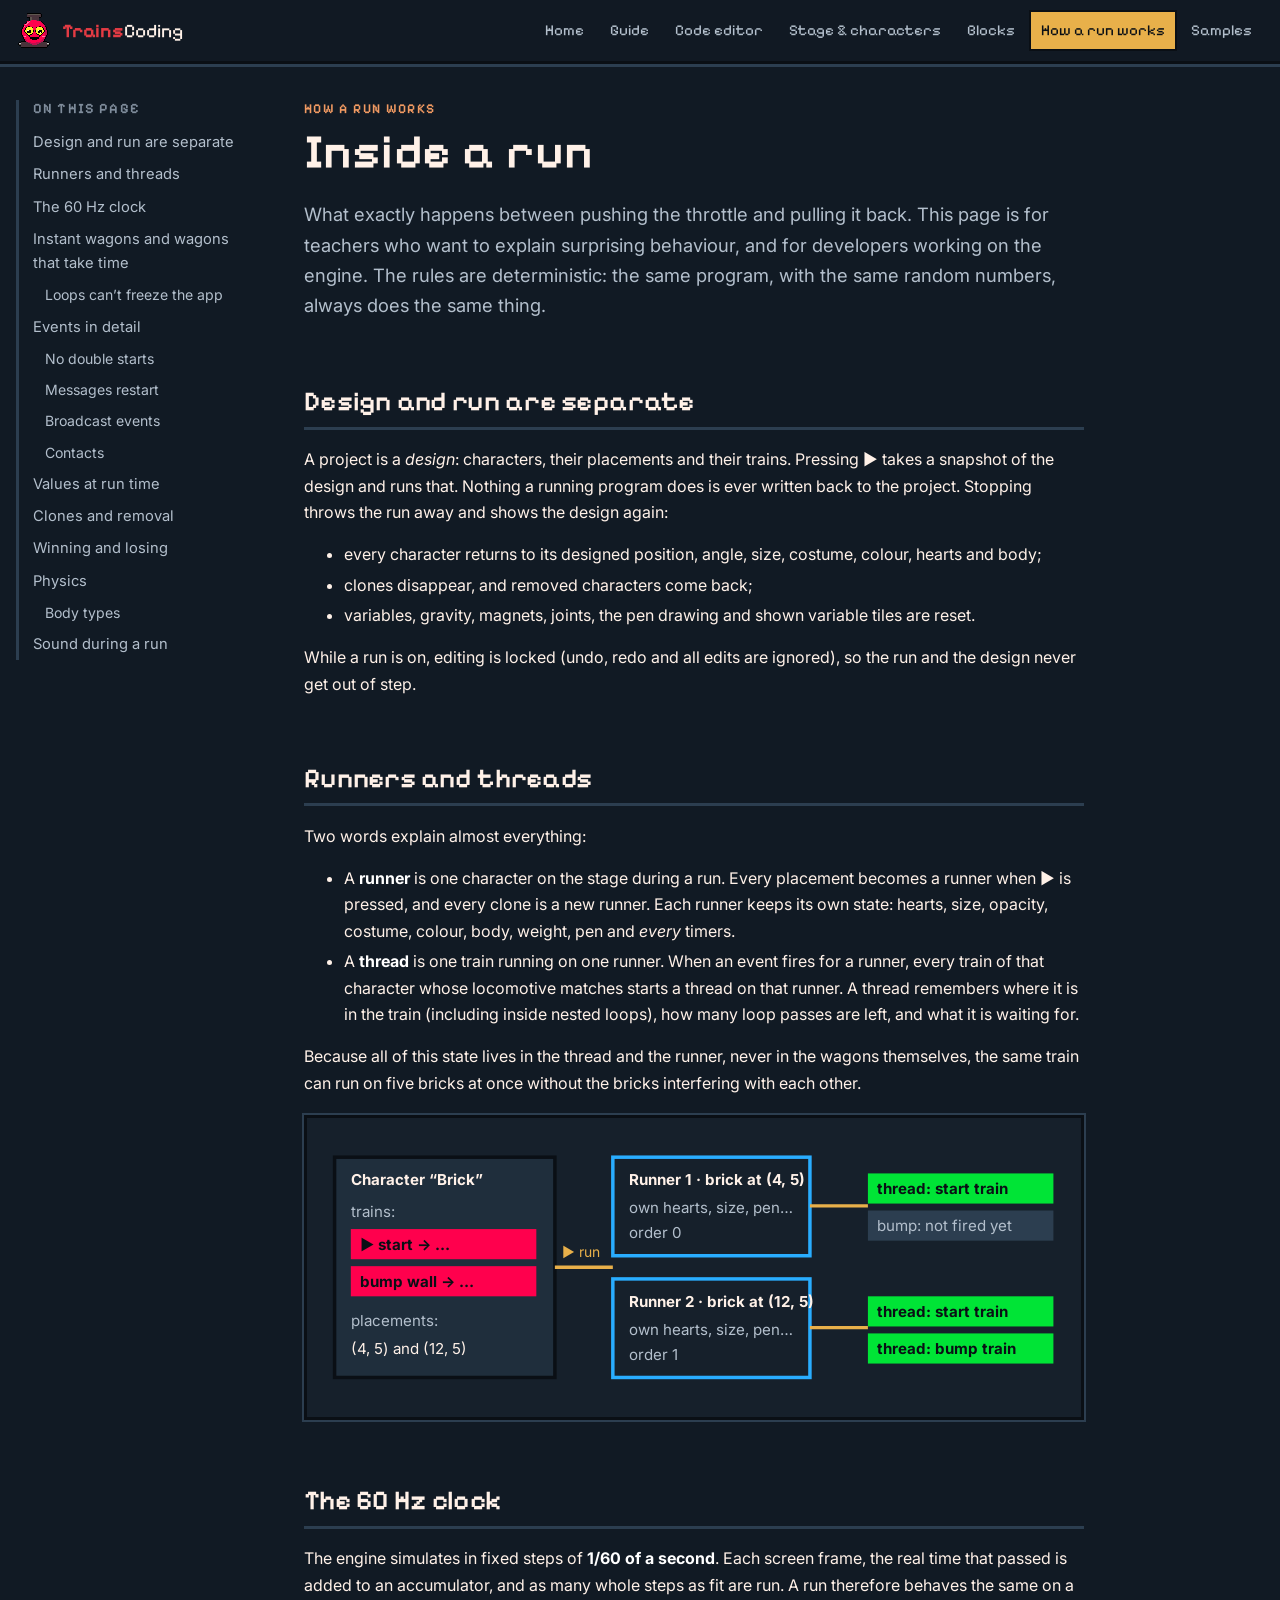
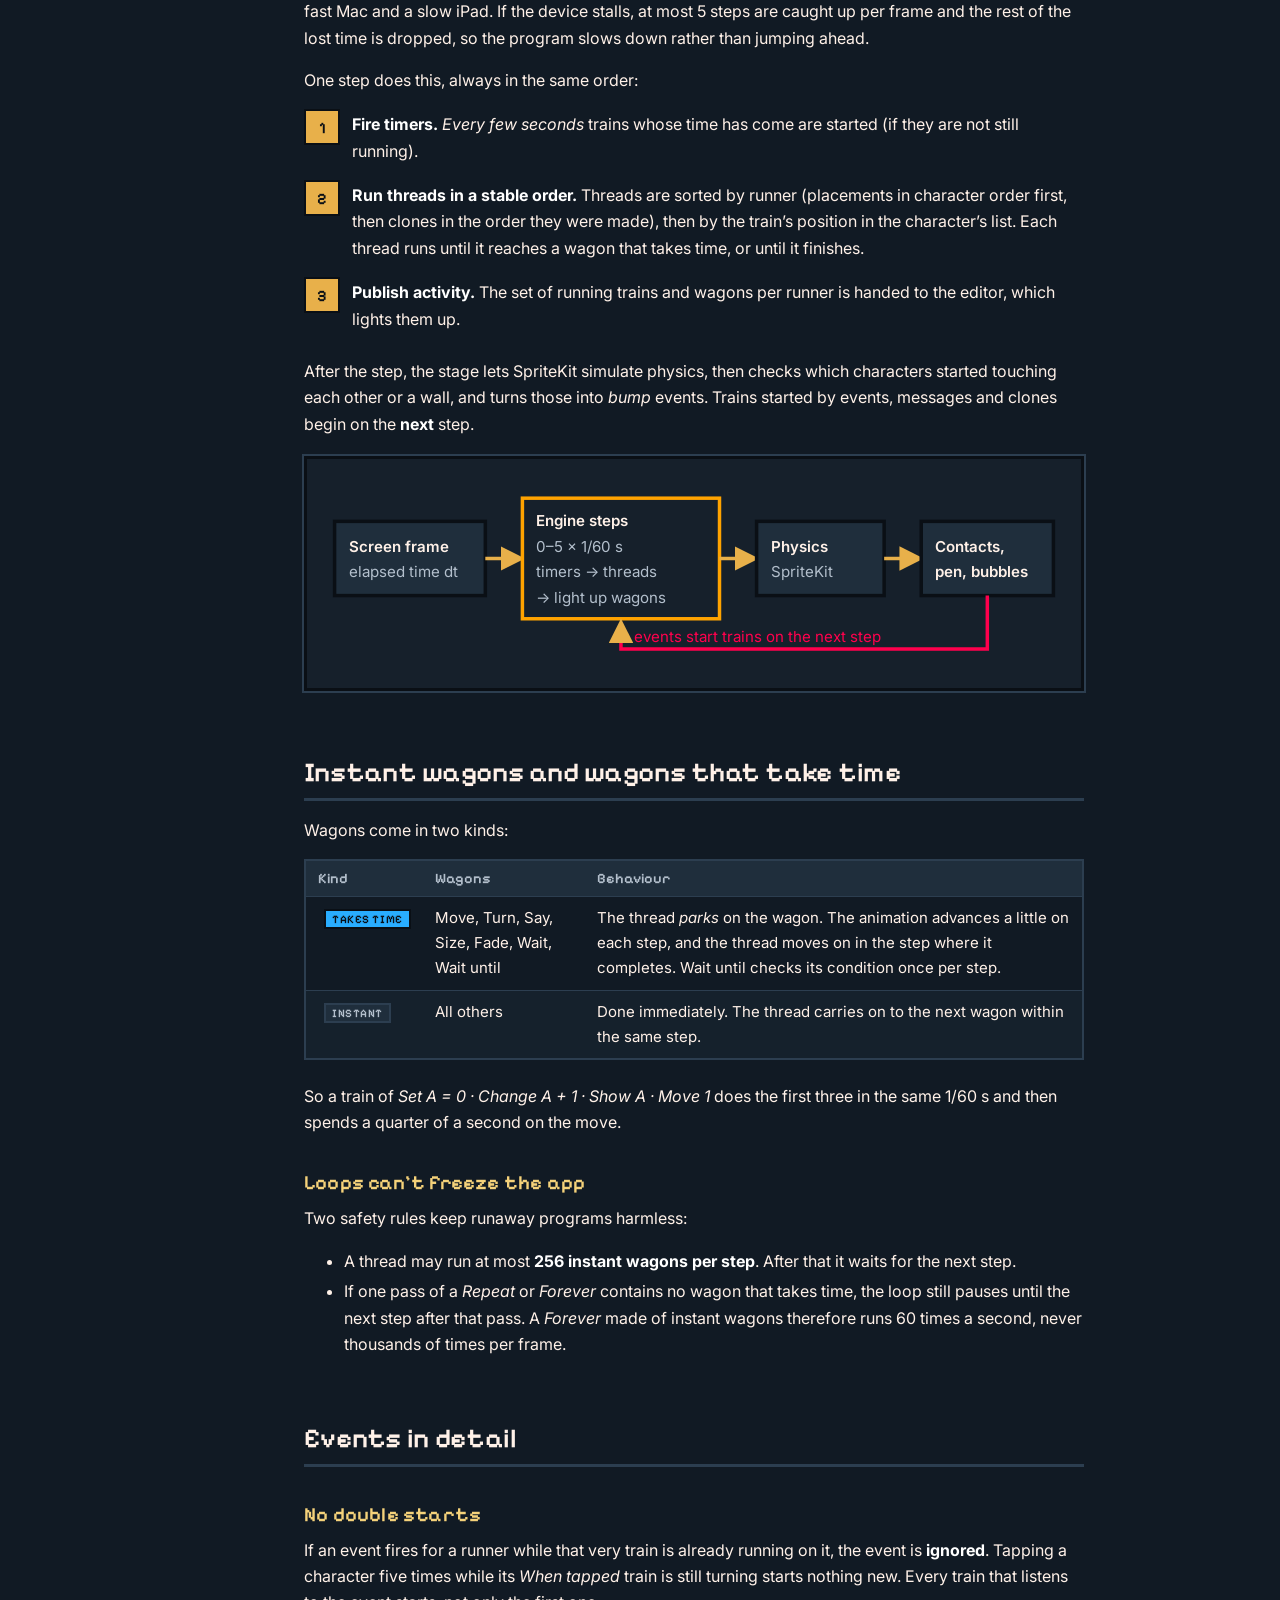
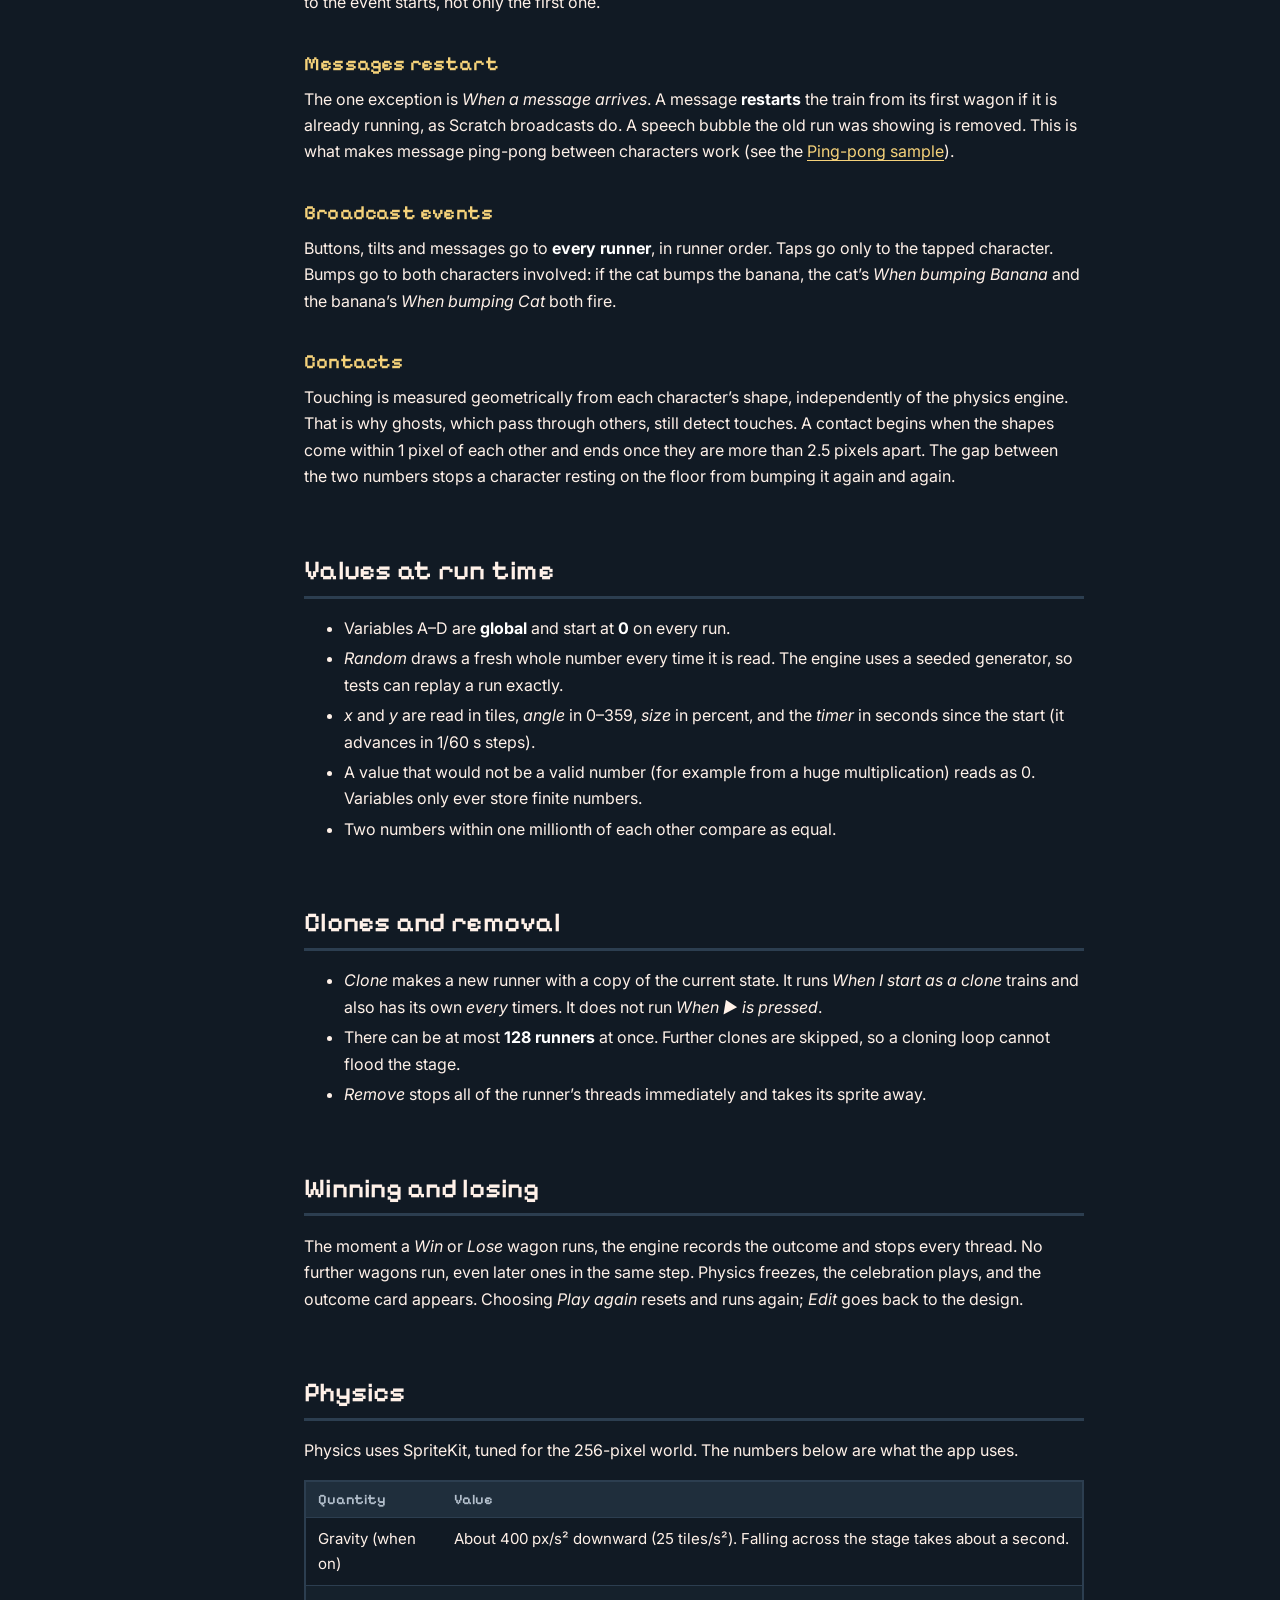
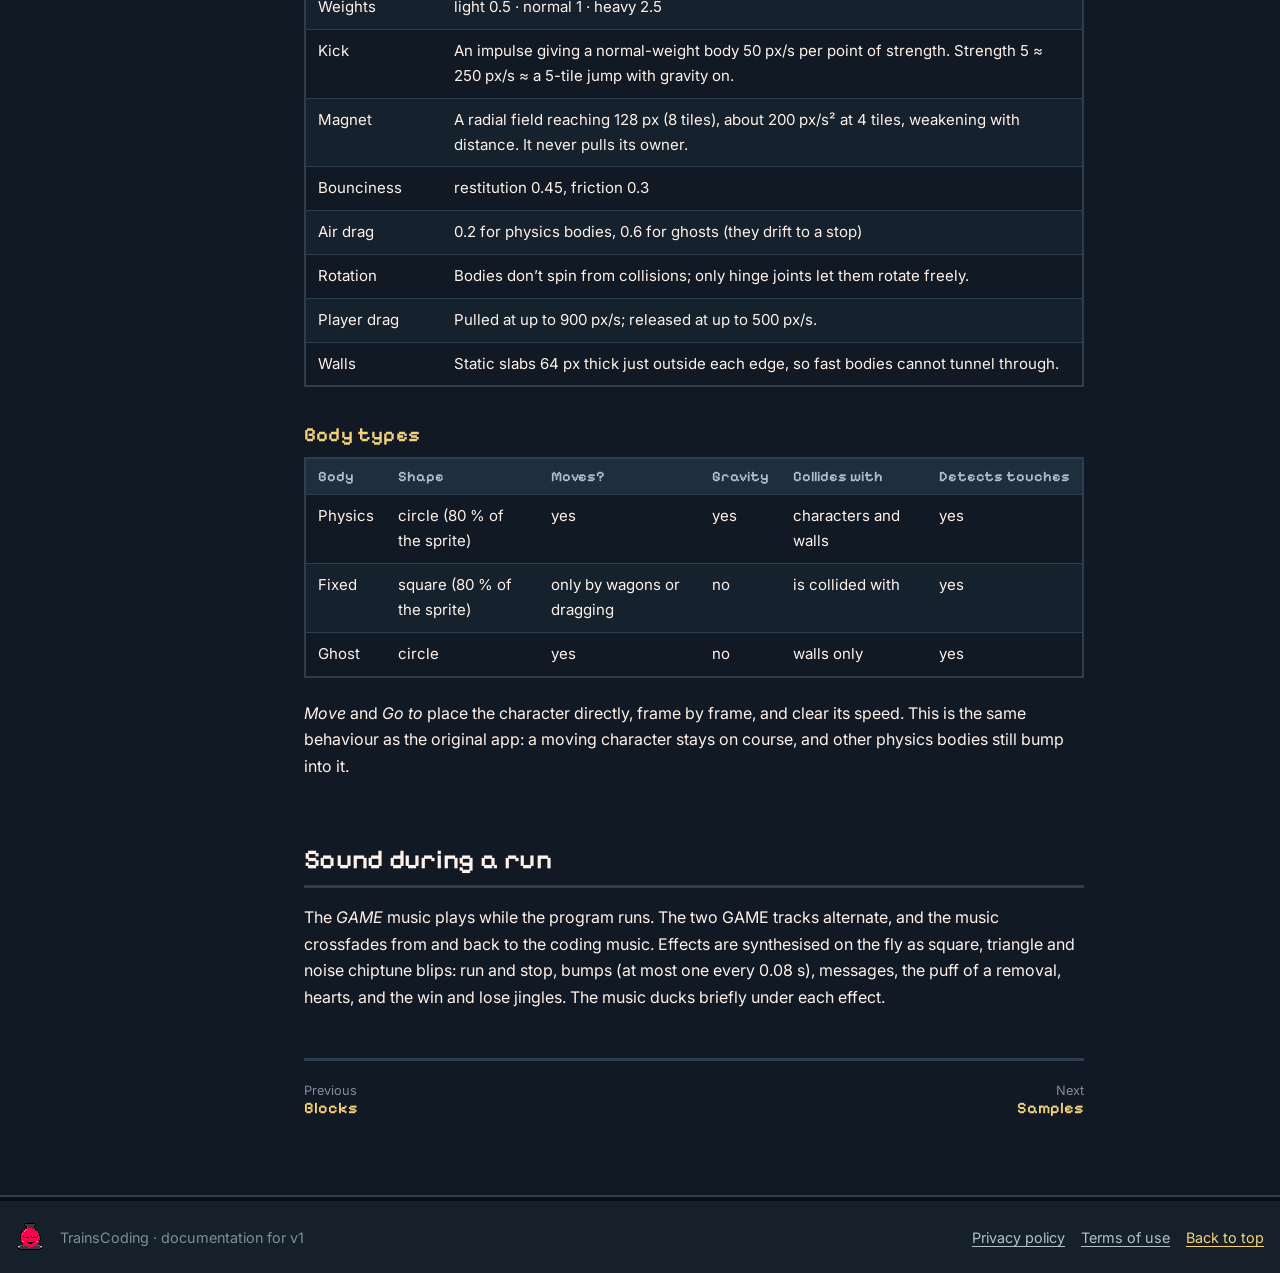
<file: engine.html>
<!doctype html>
<html lang="en">
<head>
<meta charset="utf-8">
<meta name="viewport" content="width=device-width, initial-scale=1">
<title>How a run works · TrainsCoding</title>
<meta name="description" content="How TrainsCoding runs programs: runners and threads, the 60 Hz scheduler, events, messages, clones, physics, contacts and win or lose.">
<link rel="icon" href="assets/art/appicon.png">
<link rel="preconnect" href="https://fonts.googleapis.com">
<link rel="preconnect" href="https://fonts.gstatic.com" crossorigin>
<link href="https://fonts.googleapis.com/css2?family=Inter:wght@400;600;700&family=Pixelify+Sans:wght@500;600&display=swap" rel="stylesheet">
<link rel="stylesheet" href="assets/css/site.css">
</head>
<body>

<header class="topbar">
  <div class="topbar-inner">
    <a class="brand" href="index.html"><img class="px" src="assets/art/mascot.png" alt=""><span><b>Trains</b>Coding</span></a>
    <button class="nav-toggle" aria-expanded="false" aria-controls="nav">Menu</button>
    <nav class="nav" id="nav">
      <a href="index.html">Home</a>
      <a href="guide.html">Guide</a>
      <a href="editor.html">Code editor</a>
      <a href="stage.html">Stage &amp; characters</a>
      <a href="blocks.html">Blocks</a>
      <a href="engine.html" aria-current="page">How a run works</a>
      <a href="samples.html">Samples</a>
    </nav>
  </div>
</header>

<div class="page">
  <aside class="toc" data-auto></aside>
  <main class="doc">
    <p class="eyebrow">How a run works</p>
    <h1>Inside a run</h1>
    <p class="intro">What exactly happens between pushing the throttle and pulling it back. This page is for teachers who want to explain surprising behaviour, and for developers working on the engine. The rules are deterministic: the same program, with the same random numbers, always does the same thing.</p>

    <h2 id="design-and-run-are-separate">Design and run are separate</h2>
    <p>A project is a <em>design</em>: characters, their placements and their trains. Pressing ▶ takes a snapshot of the design and runs that. Nothing a running program does is ever written back to the project. Stopping throws the run away and shows the design again:</p>
    <ul>
      <li>every character returns to its designed position, angle, size, costume, colour, hearts and body;</li>
      <li>clones disappear, and removed characters come back;</li>
      <li>variables, gravity, magnets, joints, the pen drawing and shown variable tiles are reset.</li>
    </ul>
    <p>While a run is on, editing is locked (undo, redo and all edits are ignored), so the run and the design never get out of step.</p>

    <h2 id="runners-and-threads">Runners and threads</h2>
    <p>Two words explain almost everything:</p>
    <ul>
      <li>A <strong>runner</strong> is one character on the stage during a run. Every placement becomes a runner when ▶ is pressed, and every clone is a new runner. Each runner keeps its own state: hearts, size, opacity, costume, colour, body, weight, pen and <em>every</em> timers.</li>
      <li>A <strong>thread</strong> is one train running on one runner. When an event fires for a runner, every train of that character whose locomotive matches starts a thread on that runner. A thread remembers where it is in the train (including inside nested loops), how many loop passes are left, and what it is waiting for.</li>
    </ul>
    <p>Because all of this state lives in the thread and the runner, never in the wagons themselves, the same train can run on five bricks at once without the bricks interfering with each other.</p>
    <div class="diagram">
      <svg viewBox="0 0 640 230" role="img" aria-label="One character with two trains and two placements produces two runners, each with its own threads">
        <g font-family="Inter, sans-serif" font-size="13" fill="#fff1e8">
          <rect x="10" y="20" width="190" height="190" fill="#1f2e3c" stroke="#0a0f15" stroke-width="3"/>
          <text x="24" y="44" font-weight="700">Character “Brick”</text>
          <text x="24" y="72" fill="#b3bfcc">trains:</text>
          <rect x="24" y="82" width="160" height="26" fill="#ff004d"/><text x="32" y="100" fill="#0a0f15" font-weight="700">▶ start → …</text>
          <rect x="24" y="114" width="160" height="26" fill="#ff004d"/><text x="32" y="132" fill="#0a0f15" font-weight="700">bump wall → …</text>
          <text x="24" y="166" fill="#b3bfcc">placements:</text>
          <text x="24" y="190">(4, 5) and (12, 5)</text>

          <path d="M200 115 H250" stroke="#e8b04a" stroke-width="3"/><text x="206" y="106" fill="#e8b04a" font-size="12">▶ run</text>

          <rect x="250" y="20" width="170" height="85" fill="#16202b" stroke="#29adff" stroke-width="3"/>
          <text x="264" y="44" font-weight="700">Runner 1 · brick at (4, 5)</text>
          <text x="264" y="68" fill="#b3bfcc">own hearts, size, pen…</text>
          <text x="264" y="90" fill="#b3bfcc">order 0</text>
          <rect x="250" y="125" width="170" height="85" fill="#16202b" stroke="#29adff" stroke-width="3"/>
          <text x="264" y="149" font-weight="700">Runner 2 · brick at (12, 5)</text>
          <text x="264" y="173" fill="#b3bfcc">own hearts, size, pen…</text>
          <text x="264" y="195" fill="#b3bfcc">order 1</text>

          <path d="M420 62 H470 M420 167 H470" stroke="#e8b04a" stroke-width="3"/>
          <rect x="470" y="34" width="160" height="26" fill="#00e436"/><text x="478" y="52" fill="#0a0f15" font-weight="700">thread: start train</text>
          <rect x="470" y="66" width="160" height="26" fill="#2c3e50"/><text x="478" y="84" fill="#b3bfcc">bump: not fired yet</text>
          <rect x="470" y="140" width="160" height="26" fill="#00e436"/><text x="478" y="158" fill="#0a0f15" font-weight="700">thread: start train</text>
          <rect x="470" y="172" width="160" height="26" fill="#00e436"/><text x="478" y="190" fill="#0a0f15" font-weight="700">thread: bump train</text>
        </g>
      </svg>
    </div>

    <h2 id="the-60-hz-clock">The 60 Hz clock</h2>
    <p>The engine simulates in fixed steps of <strong>1/60 of a second</strong>. Each screen frame, the real time that passed is added to an accumulator, and as many whole steps as fit are run. A run therefore behaves the same on a fast Mac and a slow iPad. If the device stalls, at most 5 steps are caught up per frame and the rest of the lost time is dropped, so the program slows down rather than jumping ahead.</p>
    <p>One step does this, always in the same order:</p>
    <ol class="steps">
      <li><strong>Fire timers.</strong> <em>Every few seconds</em> trains whose time has come are started (if they are not still running).</li>
      <li><strong>Run threads in a stable order.</strong> Threads are sorted by runner (placements in character order first, then clones in the order they were made), then by the train’s position in the character’s list. Each thread runs until it reaches a wagon that takes time, or until it finishes.</li>
      <li><strong>Publish activity.</strong> The set of running trains and wagons per runner is handed to the editor, which lights them up.</li>
    </ol>
    <p>After the step, the stage lets SpriteKit simulate physics, then checks which characters started touching each other or a wall, and turns those into <em>bump</em> events. Trains started by events, messages and clones begin on the <strong>next</strong> step.</p>
    <div class="diagram">
      <svg viewBox="0 0 640 170" role="img" aria-label="Each frame: advance the engine by elapsed time in 60 Hz steps, simulate physics, detect contacts, draw pen trails">
        <g font-family="Inter, sans-serif" font-size="13" fill="#fff1e8" font-weight="600">
          <defs><marker id="a2" viewBox="0 0 10 10" refX="8" refY="5" markerWidth="7" markerHeight="7" orient="auto"><path d="M0 0L10 5L0 10z" fill="#e8b04a"/></marker></defs>
          <rect x="10" y="40" width="130" height="64" fill="#1f2e3c" stroke="#0a0f15" stroke-width="3"/><text x="22" y="66">Screen frame</text><text x="22" y="88" fill="#b3bfcc" font-weight="400">elapsed time dt</text>
          <path d="M140 72 H170" stroke="#e8b04a" stroke-width="3" marker-end="url(#a2)"/>
          <rect x="172" y="20" width="170" height="104" fill="#16202b" stroke="#ffa300" stroke-width="3"/><text x="184" y="44">Engine steps</text><text x="184" y="66" fill="#b3bfcc" font-weight="400">0–5 × 1/60 s</text><text x="184" y="88" fill="#b3bfcc" font-weight="400">timers → threads</text><text x="184" y="110" fill="#b3bfcc" font-weight="400">→ light up wagons</text>
          <path d="M342 72 H372" stroke="#e8b04a" stroke-width="3" marker-end="url(#a2)"/>
          <rect x="374" y="40" width="110" height="64" fill="#1f2e3c" stroke="#0a0f15" stroke-width="3"/><text x="386" y="66">Physics</text><text x="386" y="88" fill="#b3bfcc" font-weight="400">SpriteKit</text>
          <path d="M484 72 H514" stroke="#e8b04a" stroke-width="3" marker-end="url(#a2)"/>
          <rect x="516" y="40" width="114" height="64" fill="#1f2e3c" stroke="#0a0f15" stroke-width="3"/><text x="528" y="66">Contacts,</text><text x="528" y="88">pen, bubbles</text>
          <path d="M573 104 V150 H257 V128" stroke="#ff004d" stroke-width="3" fill="none" marker-end="url(#a2)"/><text x="268" y="144" fill="#ff004d" font-weight="400">events start trains on the next step</text>
        </g>
      </svg>
    </div>

    <h2 id="instant-wagons-and-wagons-that-take-time">Instant wagons and wagons that take time</h2>
    <p>Wagons come in two kinds:</p>
    <div class="table-wrap"><table>
      <thead><tr><th>Kind</th><th>Wagons</th><th>Behaviour</th></tr></thead>
      <tbody>
        <tr><td class="k"><span class="tag dur">takes time</span></td><td>Move, Turn, Say, Size, Fade, Wait, Wait until</td><td>The thread <em>parks</em> on the wagon. The animation advances a little on each step, and the thread moves on in the step where it completes. Wait until checks its condition once per step.</td></tr>
        <tr><td class="k"><span class="tag inst">instant</span></td><td>All others</td><td>Done immediately. The thread carries on to the next wagon within the same step.</td></tr>
      </tbody>
    </table></div>
    <p>So a train of <em>Set A = 0 · Change A + 1 · Show A · Move 1</em> does the first three in the same 1/60 s and then spends a quarter of a second on the move.</p>
    <h3 id="loops-can-t-freeze-the-app">Loops can’t freeze the app</h3>
    <p>Two safety rules keep runaway programs harmless:</p>
    <ul>
      <li>A thread may run at most <strong>256 instant wagons per step</strong>. After that it waits for the next step.</li>
      <li>If one pass of a <em>Repeat</em> or <em>Forever</em> contains no wagon that takes time, the loop still pauses until the next step after that pass. A <em>Forever</em> made of instant wagons therefore runs 60 times a second, never thousands of times per frame.</li>
    </ul>

    <h2 id="events-in-detail">Events in detail</h2>
    <h3 id="no-double-starts">No double starts</h3>
    <p>If an event fires for a runner while that very train is already running on it, the event is <strong>ignored</strong>. Tapping a character five times while its <em>When tapped</em> train is still turning starts nothing new. Every train that listens to the event starts, not only the first one.</p>
    <h3 id="messages-restart">Messages restart</h3>
    <p>The one exception is <em>When a message arrives</em>. A message <strong>restarts</strong> the train from its first wagon if it is already running, as Scratch broadcasts do. A speech bubble the old run was showing is removed. This is what makes message ping-pong between characters work (see the <a href="samples.html#ping-pong">Ping-pong sample</a>).</p>
    <h3 id="broadcast-events">Broadcast events</h3>
    <p>Buttons, tilts and messages go to <strong>every runner</strong>, in runner order. Taps go only to the tapped character. Bumps go to both characters involved: if the cat bumps the banana, the cat’s <em>When bumping Banana</em> and the banana’s <em>When bumping Cat</em> both fire.</p>
    <h3 id="contacts">Contacts</h3>
    <p>Touching is measured geometrically from each character’s shape, independently of the physics engine. That is why ghosts, which pass through others, still detect touches. A contact begins when the shapes come within 1 pixel of each other and ends once they are more than 2.5 pixels apart. The gap between the two numbers stops a character resting on the floor from bumping it again and again.</p>

    <h2 id="values-at-run-time">Values at run time</h2>
    <ul>
      <li>Variables A–D are <strong>global</strong> and start at <strong>0</strong> on every run.</li>
      <li><em>Random</em> draws a fresh whole number every time it is read. The engine uses a seeded generator, so tests can replay a run exactly.</li>
      <li><em>x</em> and <em>y</em> are read in tiles, <em>angle</em> in 0–359, <em>size</em> in percent, and the <em>timer</em> in seconds since the start (it advances in 1/60 s steps).</li>
      <li>A value that would not be a valid number (for example from a huge multiplication) reads as 0. Variables only ever store finite numbers.</li>
      <li>Two numbers within one millionth of each other compare as equal.</li>
    </ul>

    <h2 id="clones-and-removal">Clones and removal</h2>
    <ul>
      <li><em>Clone</em> makes a new runner with a copy of the current state. It runs <em>When I start as a clone</em> trains and also has its own <em>every</em> timers. It does not run <em>When ▶ is pressed</em>.</li>
      <li>There can be at most <strong>128 runners</strong> at once. Further clones are skipped, so a cloning loop cannot flood the stage.</li>
      <li><em>Remove</em> stops all of the runner’s threads immediately and takes its sprite away.</li>
    </ul>

    <h2 id="winning-and-losing">Winning and losing</h2>
    <p>The moment a <em>Win</em> or <em>Lose</em> wagon runs, the engine records the outcome and stops every thread. No further wagons run, even later ones in the same step. Physics freezes, the celebration plays, and the outcome card appears. Choosing <em>Play again</em> resets and runs again; <em>Edit</em> goes back to the design.</p>

    <h2 id="physics">Physics</h2>
    <p>Physics uses SpriteKit, tuned for the 256-pixel world. The numbers below are what the app uses.</p>
    <div class="table-wrap"><table>
      <thead><tr><th>Quantity</th><th>Value</th></tr></thead>
      <tbody>
        <tr><td>Gravity (when on)</td><td>About 400 px/s² downward (25 tiles/s²). Falling across the stage takes about a second.</td></tr>
        <tr><td>Weights</td><td>light 0.5 · normal 1 · heavy 2.5</td></tr>
        <tr><td>Kick</td><td>An impulse giving a normal-weight body 50 px/s per point of strength. Strength 5 ≈ 250 px/s ≈ a 5-tile jump with gravity on.</td></tr>
        <tr><td>Magnet</td><td>A radial field reaching 128 px (8 tiles), about 200 px/s² at 4 tiles, weakening with distance. It never pulls its owner.</td></tr>
        <tr><td>Bounciness</td><td>restitution 0.45, friction 0.3</td></tr>
        <tr><td>Air drag</td><td>0.2 for physics bodies, 0.6 for ghosts (they drift to a stop)</td></tr>
        <tr><td>Rotation</td><td>Bodies don’t spin from collisions; only hinge joints let them rotate freely.</td></tr>
        <tr><td>Player drag</td><td>Pulled at up to 900 px/s; released at up to 500 px/s.</td></tr>
        <tr><td>Walls</td><td>Static slabs 64 px thick just outside each edge, so fast bodies cannot tunnel through.</td></tr>
      </tbody>
    </table></div>
    <h3 id="body-types">Body types</h3>
    <div class="table-wrap"><table>
      <thead><tr><th>Body</th><th>Shape</th><th>Moves?</th><th>Gravity</th><th>Collides with</th><th>Detects touches</th></tr></thead>
      <tbody>
        <tr><td class="k">Physics</td><td>circle (80 % of the sprite)</td><td>yes</td><td>yes</td><td>characters and walls</td><td>yes</td></tr>
        <tr><td class="k">Fixed</td><td>square (80 % of the sprite)</td><td>only by wagons or dragging</td><td>no</td><td>is collided with</td><td>yes</td></tr>
        <tr><td class="k">Ghost</td><td>circle</td><td>yes</td><td>no</td><td>walls only</td><td>yes</td></tr>
      </tbody>
    </table></div>
    <p><em>Move</em> and <em>Go to</em> place the character directly, frame by frame, and clear its speed. This is the same behaviour as the original app: a moving character stays on course, and other physics bodies still bump into it.</p>

    <h2 id="sound-during-a-run">Sound during a run</h2>
    <p>The <em>GAME</em> music plays while the program runs. The two GAME tracks alternate, and the music crossfades from and back to the coding music. Effects are synthesised on the fly as square, triangle and noise chiptune blips: run and stop, bumps (at most one every 0.08 s), messages, the puff of a removal, hearts, and the win and lose jingles. The music ducks briefly under each effect.</p>

    <nav class="pager"><a href="blocks.html"><span>Previous</span>Blocks</a><a class="next" href="samples.html"><span>Next</span>Samples</a></nav>
  </main>
</div>

<footer class="site">
  <div class="inner">
    <img class="px" src="assets/art/mascot-blinking.png" alt="">
    <span>TrainsCoding · documentation for v1</span>
    <span class="spacer"></span>
    <nav class="legal"><a href="privacy.html">Privacy policy</a><a href="terms.html">Terms of use</a></nav>
    <a href="#">Back to top</a>
  </div>
</footer>
<script src="assets/js/site.js"></script>
</body>
</html>
</file>
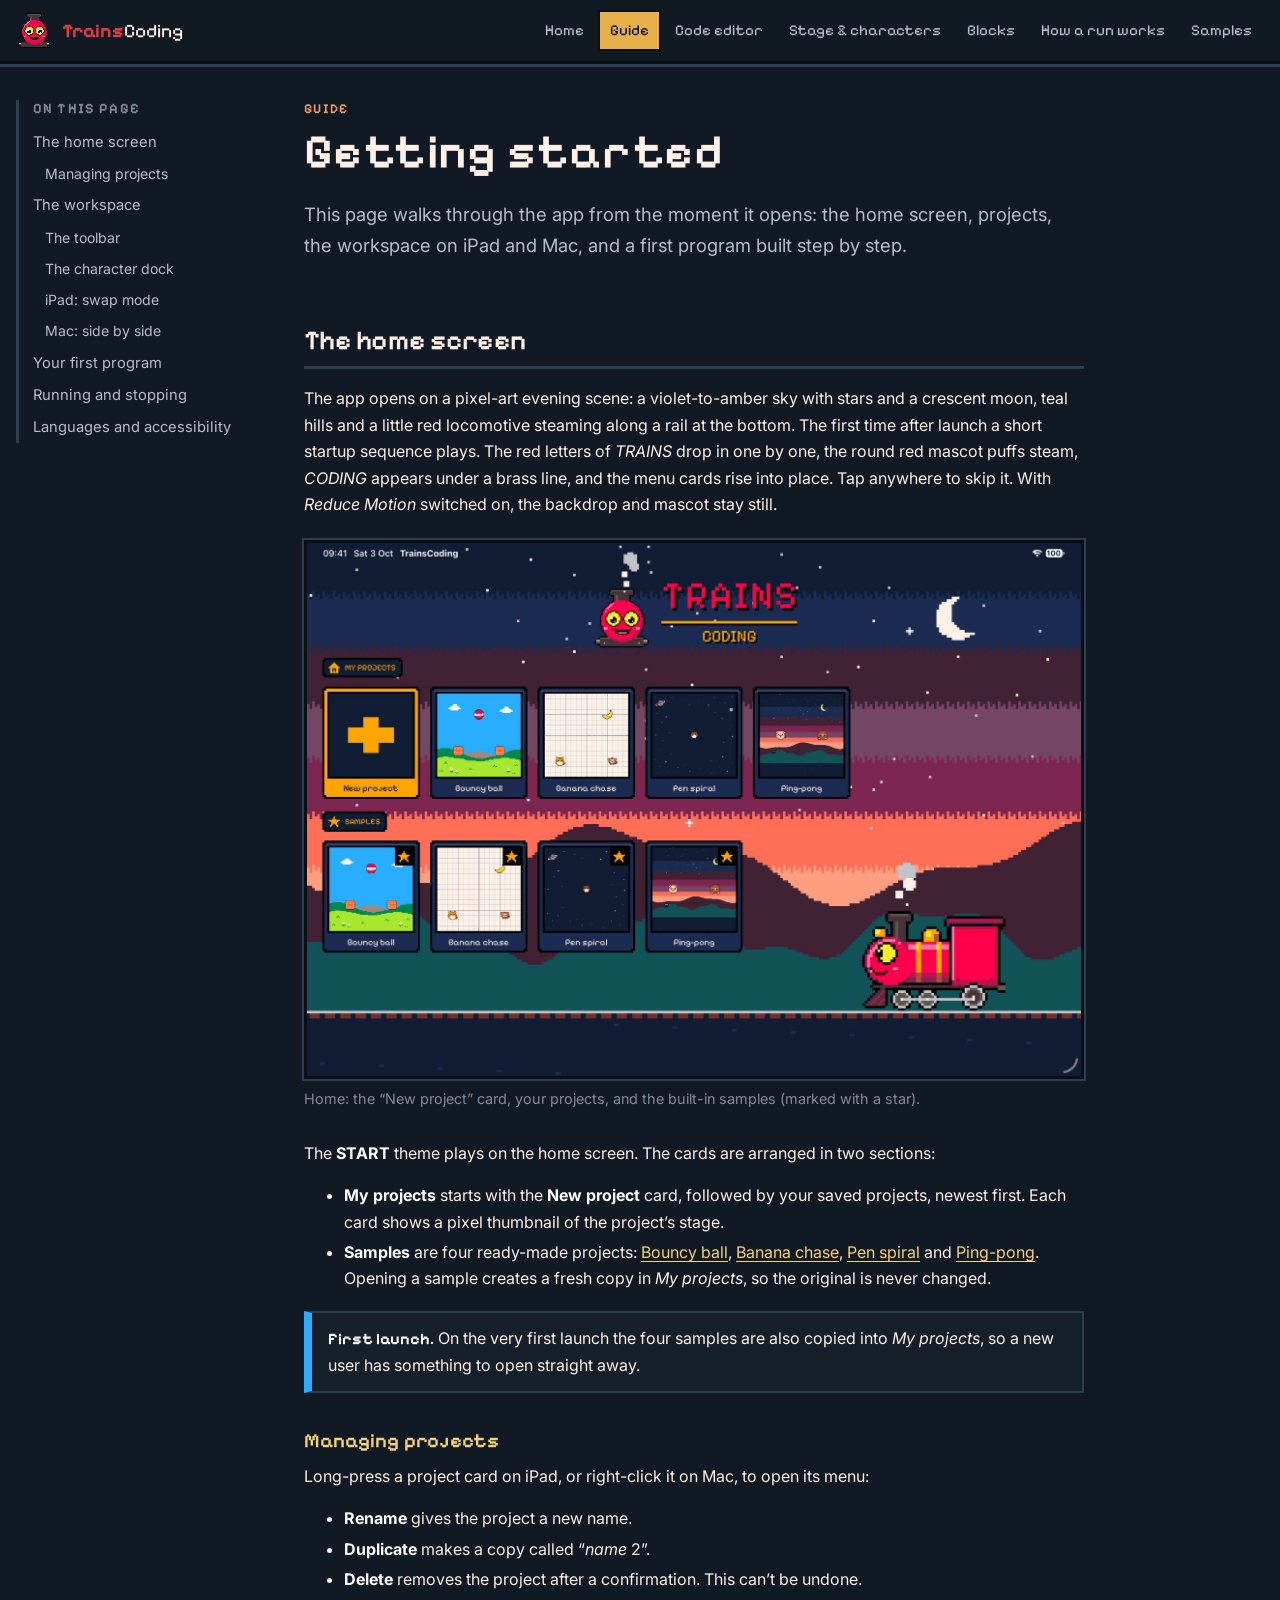
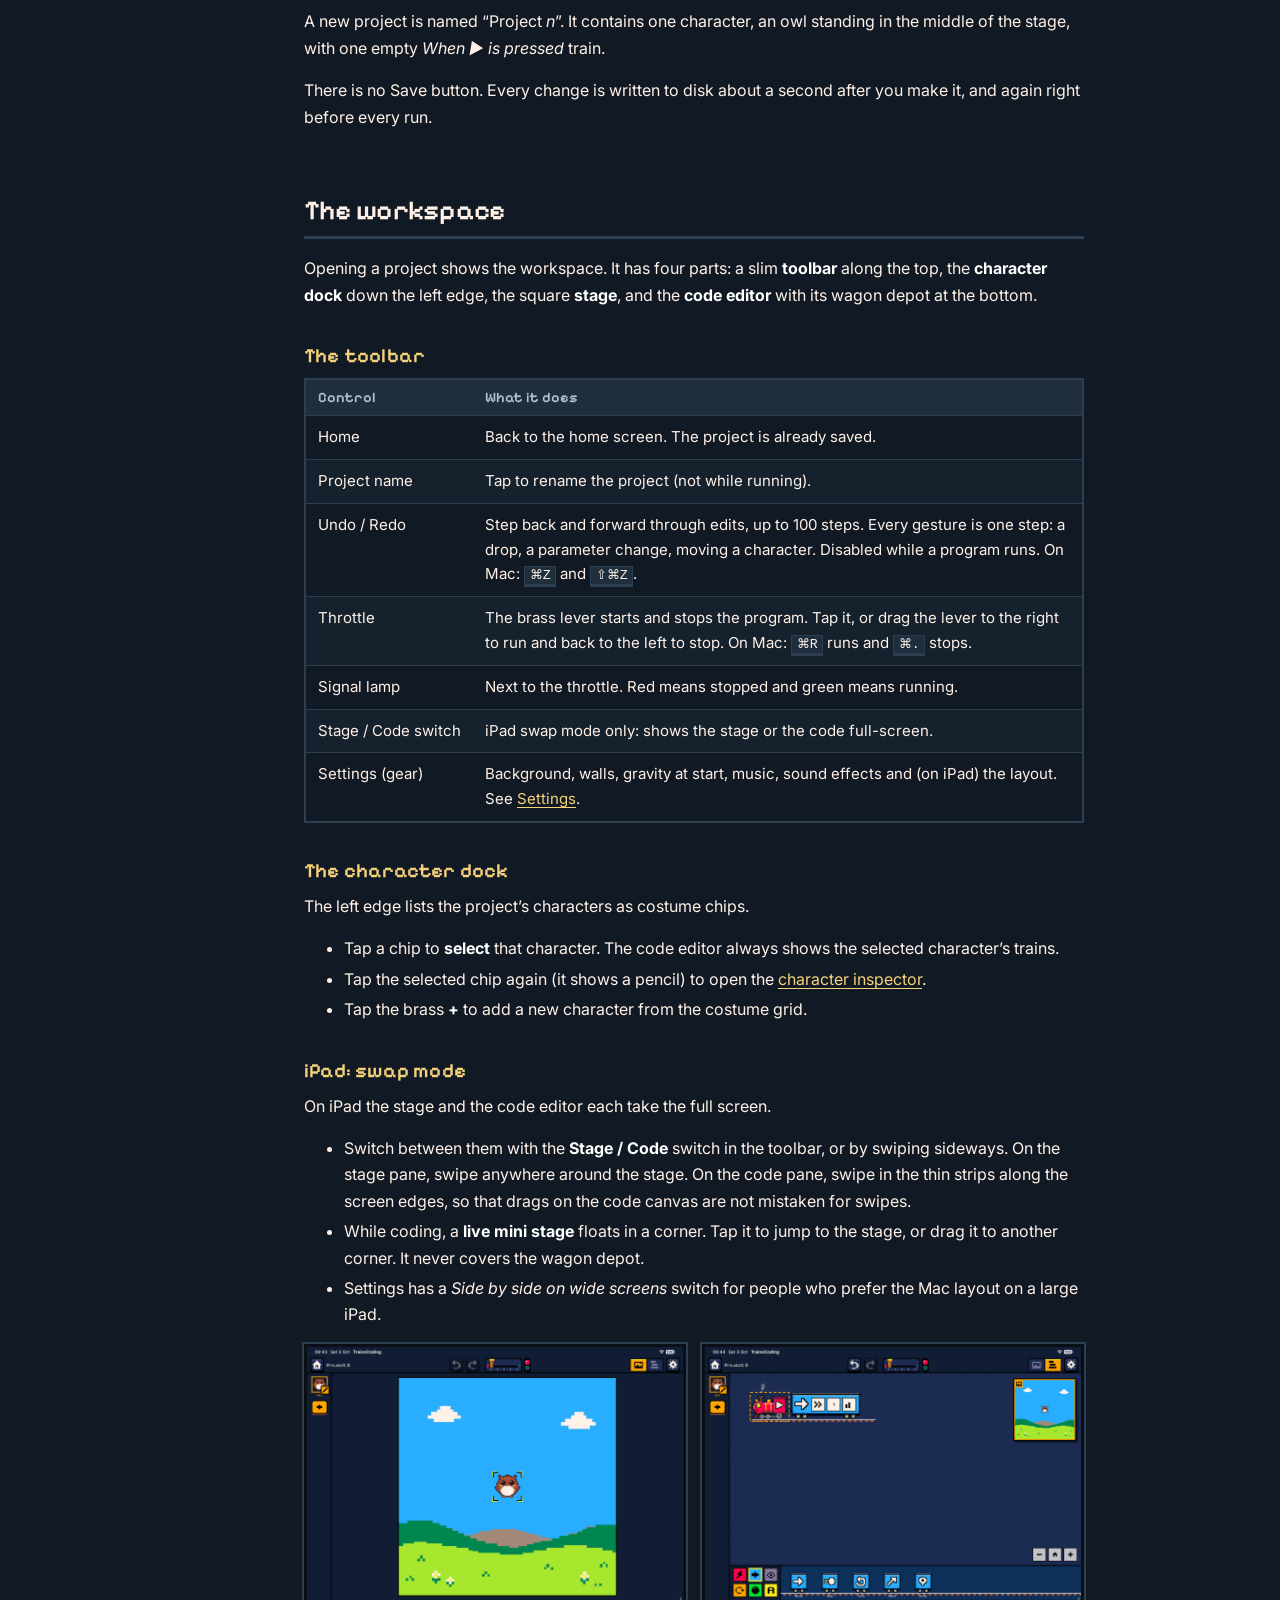
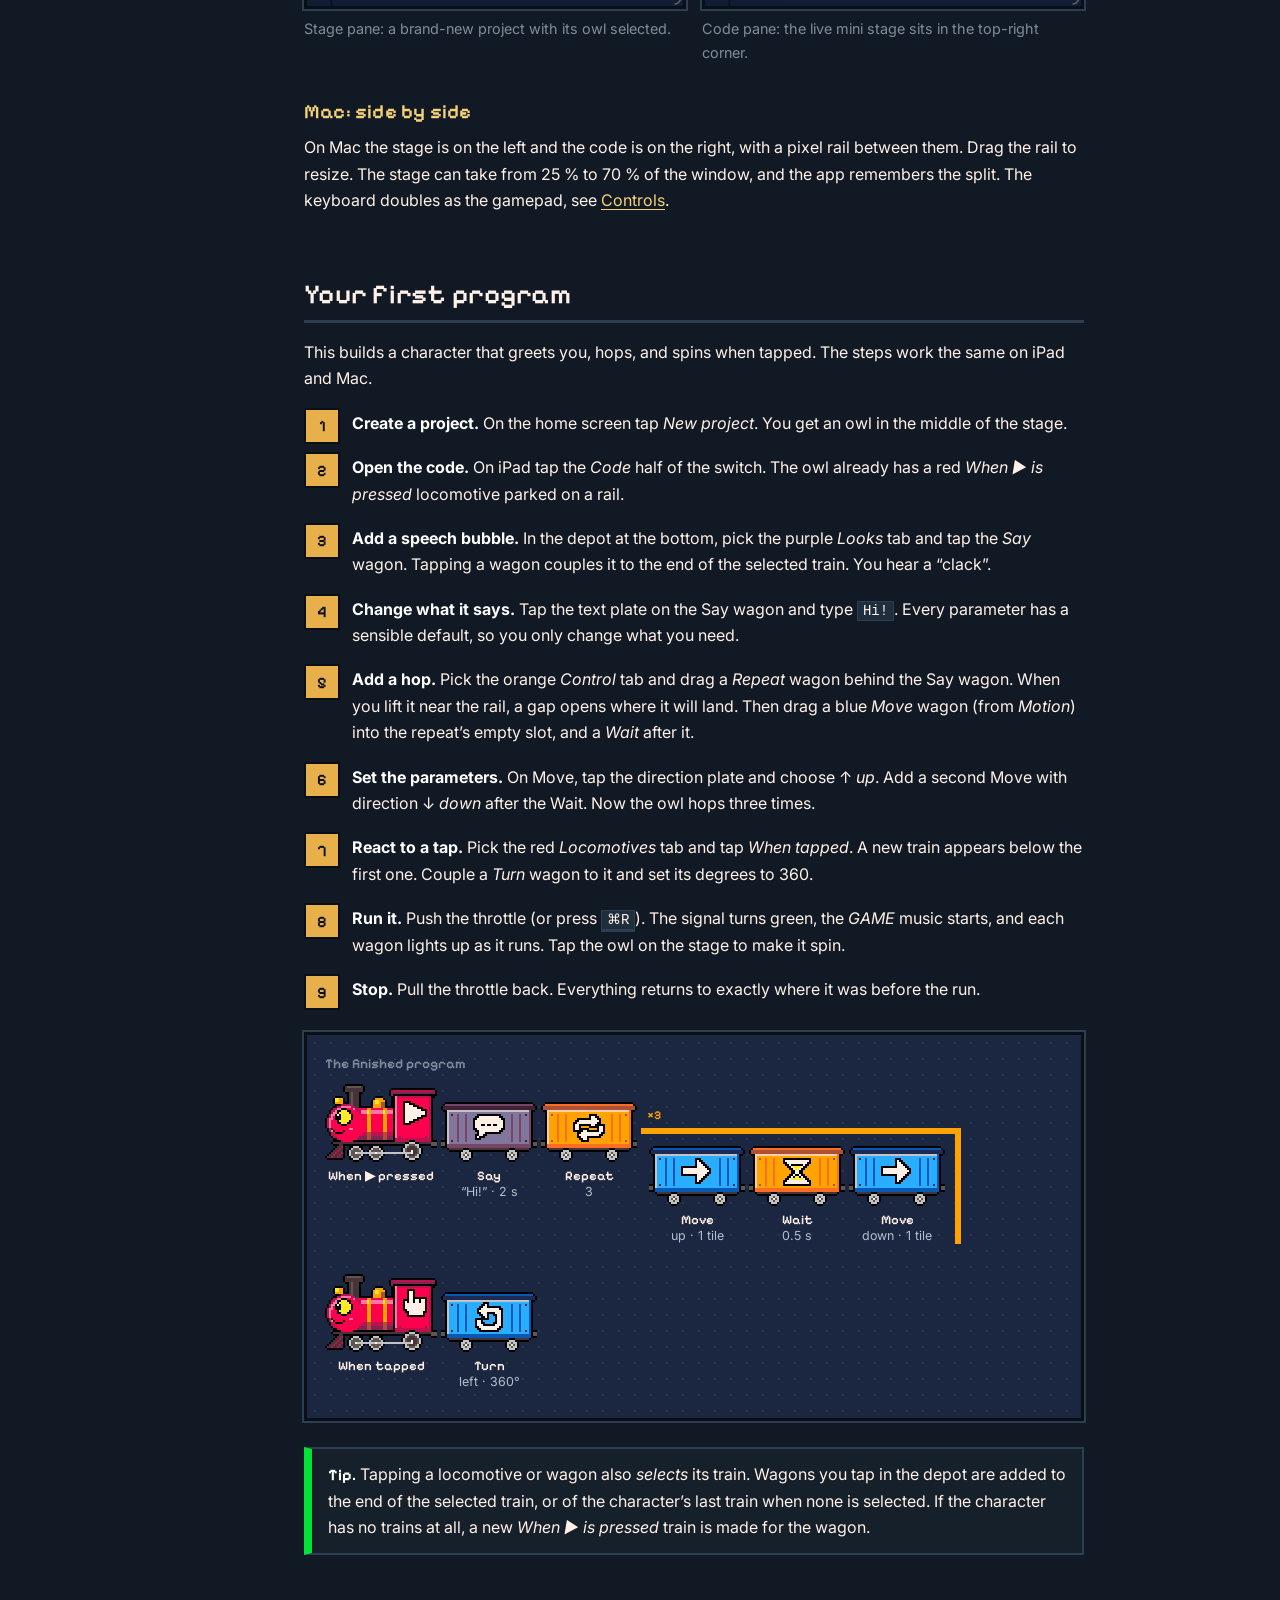
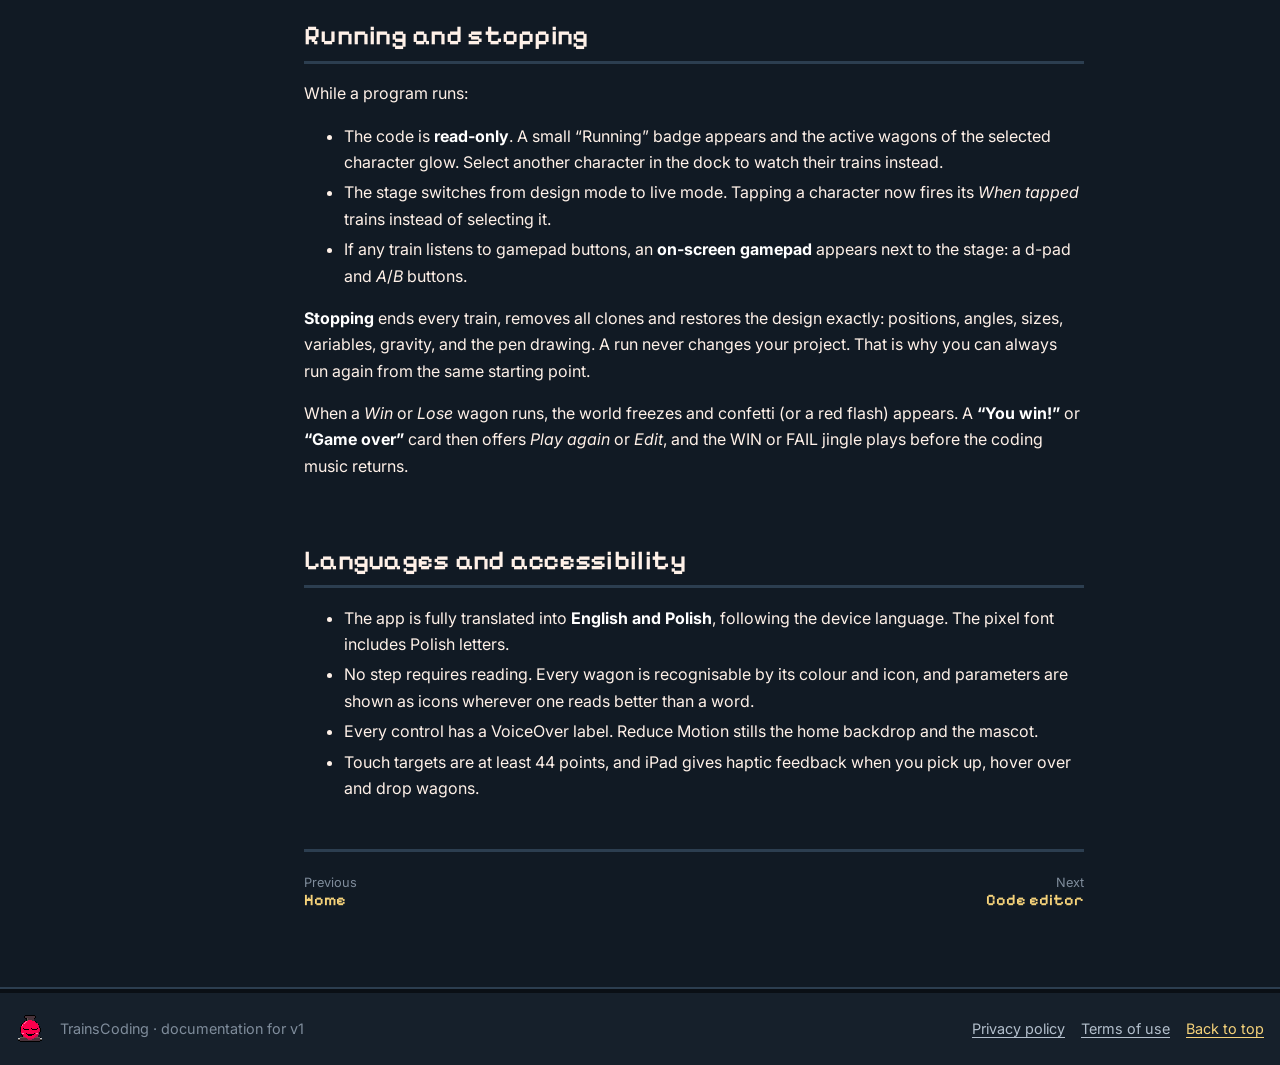
<file: guide.html>
<!doctype html>
<html lang="en">
<head>
<meta charset="utf-8">
<meta name="viewport" content="width=device-width, initial-scale=1">
<title>Guide · TrainsCoding</title>
<meta name="description" content="Getting started with TrainsCoding: the home screen, projects, the workspace on iPad and Mac, and a first program.">
<link rel="icon" href="assets/art/appicon.png">
<link rel="preconnect" href="https://fonts.googleapis.com">
<link rel="preconnect" href="https://fonts.gstatic.com" crossorigin>
<link href="https://fonts.googleapis.com/css2?family=Inter:wght@400;600;700&family=Pixelify+Sans:wght@500;600&display=swap" rel="stylesheet">
<link rel="stylesheet" href="assets/css/site.css">
</head>
<body>

<header class="topbar">
  <div class="topbar-inner">
    <a class="brand" href="index.html"><img class="px" src="assets/art/mascot.png" alt=""><span><b>Trains</b>Coding</span></a>
    <button class="nav-toggle" aria-expanded="false" aria-controls="nav">Menu</button>
    <nav class="nav" id="nav">
      <a href="index.html">Home</a>
      <a href="guide.html" aria-current="page">Guide</a>
      <a href="editor.html">Code editor</a>
      <a href="stage.html">Stage &amp; characters</a>
      <a href="blocks.html">Blocks</a>
      <a href="engine.html">How a run works</a>
      <a href="samples.html">Samples</a>
    </nav>
  </div>
</header>

<div class="page">
  <aside class="toc" data-auto></aside>
  <main class="doc">
    <p class="eyebrow">Guide</p>
    <h1>Getting started</h1>
    <p class="intro">This page walks through the app from the moment it opens: the home screen, projects, the workspace on iPad and Mac, and a first program built step by step.</p>

    <h2 id="the-home-screen">The home screen</h2>
    <p>The app opens on a pixel-art evening scene: a violet-to-amber sky with stars and a crescent moon, teal hills and a little red locomotive steaming along a rail at the bottom. The first time after launch a short startup sequence plays. The red letters of <em>TRAINS</em> drop in one by one, the round red mascot puffs steam, <em>CODING</em> appears under a brass line, and the menu cards rise into place. Tap anywhere to skip it. With <em>Reduce Motion</em> switched on, the backdrop and mascot stay still.</p>
    <figure><img class="shot" src="assets/shots/home.jpg" alt="Home screen with My projects and Samples"><figcaption>Home: the “New project” card, your projects, and the built-in samples (marked with a star).</figcaption></figure>
    <p>The <strong>START</strong> theme plays on the home screen. The cards are arranged in two sections:</p>
    <ul>
      <li><strong>My projects</strong> starts with the <strong>New project</strong> card, followed by your saved projects, newest first. Each card shows a pixel thumbnail of the project’s stage.</li>
      <li><strong>Samples</strong> are four ready-made projects: <a href="samples.html#bouncy-ball">Bouncy ball</a>, <a href="samples.html#banana-chase">Banana chase</a>, <a href="samples.html#pen-spiral">Pen spiral</a> and <a href="samples.html#ping-pong">Ping-pong</a>. Opening a sample creates a fresh copy in <em>My projects</em>, so the original is never changed.</li>
    </ul>
    <div class="note"><p><strong>First launch.</strong> On the very first launch the four samples are also copied into <em>My projects</em>, so a new user has something to open straight away.</p></div>

    <h3 id="managing-projects">Managing projects</h3>
    <p>Long-press a project card on iPad, or right-click it on Mac, to open its menu:</p>
    <ul>
      <li><strong>Rename</strong> gives the project a new name.</li>
      <li><strong>Duplicate</strong> makes a copy called “<em>name</em> 2”.</li>
      <li><strong>Delete</strong> removes the project after a confirmation. This can’t be undone.</li>
    </ul>
    <p>A new project is named “Project <em>n</em>”. It contains one character, an owl standing in the middle of the stage, with one empty <em>When ▶ is pressed</em> train.</p>
    <p>There is no Save button. Every change is written to disk about a second after you make it, and again right before every run.</p>

    <h2 id="the-workspace">The workspace</h2>
    <p>Opening a project shows the workspace. It has four parts: a slim <strong>toolbar</strong> along the top, the <strong>character dock</strong> down the left edge, the square <strong>stage</strong>, and the <strong>code editor</strong> with its wagon depot at the bottom.</p>

    <h3 id="the-toolbar">The toolbar</h3>
    <div class="table-wrap"><table>
      <thead><tr><th>Control</th><th>What it does</th></tr></thead>
      <tbody>
        <tr><td class="k">Home</td><td>Back to the home screen. The project is already saved.</td></tr>
        <tr><td class="k">Project name</td><td>Tap to rename the project (not while running).</td></tr>
        <tr><td class="k">Undo / Redo</td><td>Step back and forward through edits, up to 100 steps. Every gesture is one step: a drop, a parameter change, moving a character. Disabled while a program runs. On Mac: <kbd>⌘Z</kbd> and <kbd>⇧⌘Z</kbd>.</td></tr>
        <tr><td class="k">Throttle</td><td>The brass lever starts and stops the program. Tap it, or drag the lever to the right to run and back to the left to stop. On Mac: <kbd>⌘R</kbd> runs and <kbd>⌘.</kbd> stops.</td></tr>
        <tr><td class="k">Signal lamp</td><td>Next to the throttle. Red means stopped and green means running.</td></tr>
        <tr><td class="k">Stage / Code switch</td><td>iPad swap mode only: shows the stage or the code full-screen.</td></tr>
        <tr><td class="k">Settings (gear)</td><td>Background, walls, gravity at start, music, sound effects and (on iPad) the layout. See <a href="stage.html#settings">Settings</a>.</td></tr>
      </tbody>
    </table></div>

    <h3 id="the-character-dock">The character dock</h3>
    <p>The left edge lists the project’s characters as costume chips.</p>
    <ul>
      <li>Tap a chip to <strong>select</strong> that character. The code editor always shows the selected character’s trains.</li>
      <li>Tap the selected chip again (it shows a pencil) to open the <a href="stage.html#the-character-inspector">character inspector</a>.</li>
      <li>Tap the brass <strong>+</strong> to add a new character from the costume grid.</li>
    </ul>

    <h3 id="ipad-swap-mode">iPad: swap mode</h3>
    <p>On iPad the stage and the code editor each take the full screen.</p>
    <ul>
      <li>Switch between them with the <strong>Stage / Code</strong> switch in the toolbar, or by swiping sideways. On the stage pane, swipe anywhere around the stage. On the code pane, swipe in the thin strips along the screen edges, so that drags on the code canvas are not mistaken for swipes.</li>
      <li>While coding, a <strong>live mini stage</strong> floats in a corner. Tap it to jump to the stage, or drag it to another corner. It never covers the wagon depot.</li>
      <li>Settings has a <em>Side by side on wide screens</em> switch for people who prefer the Mac layout on a large iPad.</li>
    </ul>
    <div class="shots">
      <figure><img class="shot" src="assets/shots/new-stage.jpg" alt="A new project on the stage pane"><figcaption>Stage pane: a brand-new project with its owl selected.</figcaption></figure>
      <figure><img class="shot" src="assets/shots/new-move.jpg" alt="The code pane with a Move wagon coupled to a start locomotive"><figcaption>Code pane: the live mini stage sits in the top-right corner.</figcaption></figure>
    </div>

    <h3 id="mac-side-by-side">Mac: side by side</h3>
    <p>On Mac the stage is on the left and the code is on the right, with a pixel rail between them. Drag the rail to resize. The stage can take from 25 % to 70 % of the window, and the app remembers the split. The keyboard doubles as the gamepad, see <a href="stage.html#controls-during-a-run">Controls</a>.</p>

    <h2 id="your-first-program">Your first program</h2>
    <p>This builds a character that greets you, hops, and spins when tapped. The steps work the same on iPad and Mac.</p>
    <ol class="steps">
      <li><strong>Create a project.</strong> On the home screen tap <em>New project</em>. You get an owl in the middle of the stage.</li>
      <li><strong>Open the code.</strong> On iPad tap the <em>Code</em> half of the switch. The owl already has a red <em>When ▶ is pressed</em> locomotive parked on a rail.</li>
      <li><strong>Add a speech bubble.</strong> In the depot at the bottom, pick the purple <em>Looks</em> tab and tap the <em>Say</em> wagon. Tapping a wagon couples it to the end of the selected train. You hear a “clack”.</li>
      <li><strong>Change what it says.</strong> Tap the text plate on the Say wagon and type <code>Hi!</code>. Every parameter has a sensible default, so you only change what you need.</li>
      <li><strong>Add a hop.</strong> Pick the orange <em>Control</em> tab and drag a <em>Repeat</em> wagon behind the Say wagon. When you lift it near the rail, a gap opens where it will land. Then drag a blue <em>Move</em> wagon (from <em>Motion</em>) into the repeat’s empty slot, and a <em>Wait</em> after it.</li>
      <li><strong>Set the parameters.</strong> On Move, tap the direction plate and choose ↑ <em>up</em>. Add a second Move with direction ↓ <em>down</em> after the Wait. Now the owl hops three times.</li>
      <li><strong>React to a tap.</strong> Pick the red <em>Locomotives</em> tab and tap <em>When tapped</em>. A new train appears below the first one. Couple a <em>Turn</em> wagon to it and set its degrees to 360.</li>
      <li><strong>Run it.</strong> Push the throttle (or press <kbd>⌘R</kbd>). The signal turns green, the <em>GAME</em> music starts, and each wagon lights up as it runs. Tap the owl on the stage to make it spin.</li>
      <li><strong>Stop.</strong> Pull the throttle back. Everything returns to exactly where it was before the run.</li>
    </ol>
    <div class="yard">
      <p class="yard-title">The finished program</p>
      <div class="train">
        <div class="loco"><div class="body"><img src="assets/art/glyph-on-start.png" alt=""></div><div class="cap"><b>When ▶ pressed</b></div></div>
        <div class="wg c-looks"><div class="body"><img src="assets/art/glyph-say.png" alt=""></div><div class="cap"><b>Say</b>“Hi!” · 2 s</div></div>
        <div class="wg c-control"><div class="body"><img src="assets/art/glyph-repeat.png" alt=""></div><div class="cap"><b>Repeat</b>3</div></div>
        <div class="siding c-control"><span class="label">×3</span>
          <div class="wg c-motion"><div class="body"><img src="assets/art/glyph-move.png" alt=""></div><div class="cap"><b>Move</b>up · 1 tile</div></div>
          <div class="wg c-control"><div class="body"><img src="assets/art/glyph-wait.png" alt=""></div><div class="cap"><b>Wait</b>0.5 s</div></div>
          <div class="wg c-motion"><div class="body"><img src="assets/art/glyph-move.png" alt=""></div><div class="cap"><b>Move</b>down · 1 tile</div></div>
        </div>
      </div>
      <div class="train">
        <div class="loco"><div class="body"><img src="assets/art/glyph-on-tap.png" alt=""></div><div class="cap"><b>When tapped</b></div></div>
        <div class="wg c-motion"><div class="body"><img src="assets/art/glyph-turn.png" alt=""></div><div class="cap"><b>Turn</b>left · 360°</div></div>
      </div>
    </div>
    <div class="tip"><p><strong>Tip.</strong> Tapping a locomotive or wagon also <em>selects</em> its train. Wagons you tap in the depot are added to the end of the selected train, or of the character’s last train when none is selected. If the character has no trains at all, a new <em>When ▶ is pressed</em> train is made for the wagon.</p></div>

    <h2 id="running-and-stopping">Running and stopping</h2>
    <p>While a program runs:</p>
    <ul>
      <li>The code is <strong>read-only</strong>. A small “Running” badge appears and the active wagons of the selected character glow. Select another character in the dock to watch their trains instead.</li>
      <li>The stage switches from design mode to live mode. Tapping a character now fires its <em>When tapped</em> trains instead of selecting it.</li>
      <li>If any train listens to gamepad buttons, an <strong>on-screen gamepad</strong> appears next to the stage: a d-pad and <em>A</em>/<em>B</em> buttons.</li>
    </ul>
    <p><strong>Stopping</strong> ends every train, removes all clones and restores the design exactly: positions, angles, sizes, variables, gravity, and the pen drawing. A run never changes your project. That is why you can always run again from the same starting point.</p>
    <p>When a <em>Win</em> or <em>Lose</em> wagon runs, the world freezes and confetti (or a red flash) appears. A <strong>“You win!”</strong> or <strong>“Game over”</strong> card then offers <em>Play again</em> or <em>Edit</em>, and the WIN or FAIL jingle plays before the coding music returns.</p>

    <h2 id="languages-and-accessibility">Languages and accessibility</h2>
    <ul>
      <li>The app is fully translated into <strong>English and Polish</strong>, following the device language. The pixel font includes Polish letters.</li>
      <li>No step requires reading. Every wagon is recognisable by its colour and icon, and parameters are shown as icons wherever one reads better than a word.</li>
      <li>Every control has a VoiceOver label. Reduce Motion stills the home backdrop and the mascot.</li>
      <li>Touch targets are at least 44 points, and iPad gives haptic feedback when you pick up, hover over and drop wagons.</li>
    </ul>

    <nav class="pager"><a href="index.html"><span>Previous</span>Home</a><a class="next" href="editor.html"><span>Next</span>Code editor</a></nav>
  </main>
</div>

<footer class="site">
  <div class="inner">
    <img class="px" src="assets/art/mascot-blinking.png" alt="">
    <span>TrainsCoding · documentation for v1</span>
    <span class="spacer"></span>
    <nav class="legal"><a href="privacy.html">Privacy policy</a><a href="terms.html">Terms of use</a></nav>
    <a href="#">Back to top</a>
  </div>
</footer>
<script src="assets/js/site.js"></script>
</body>
</html>
</file>
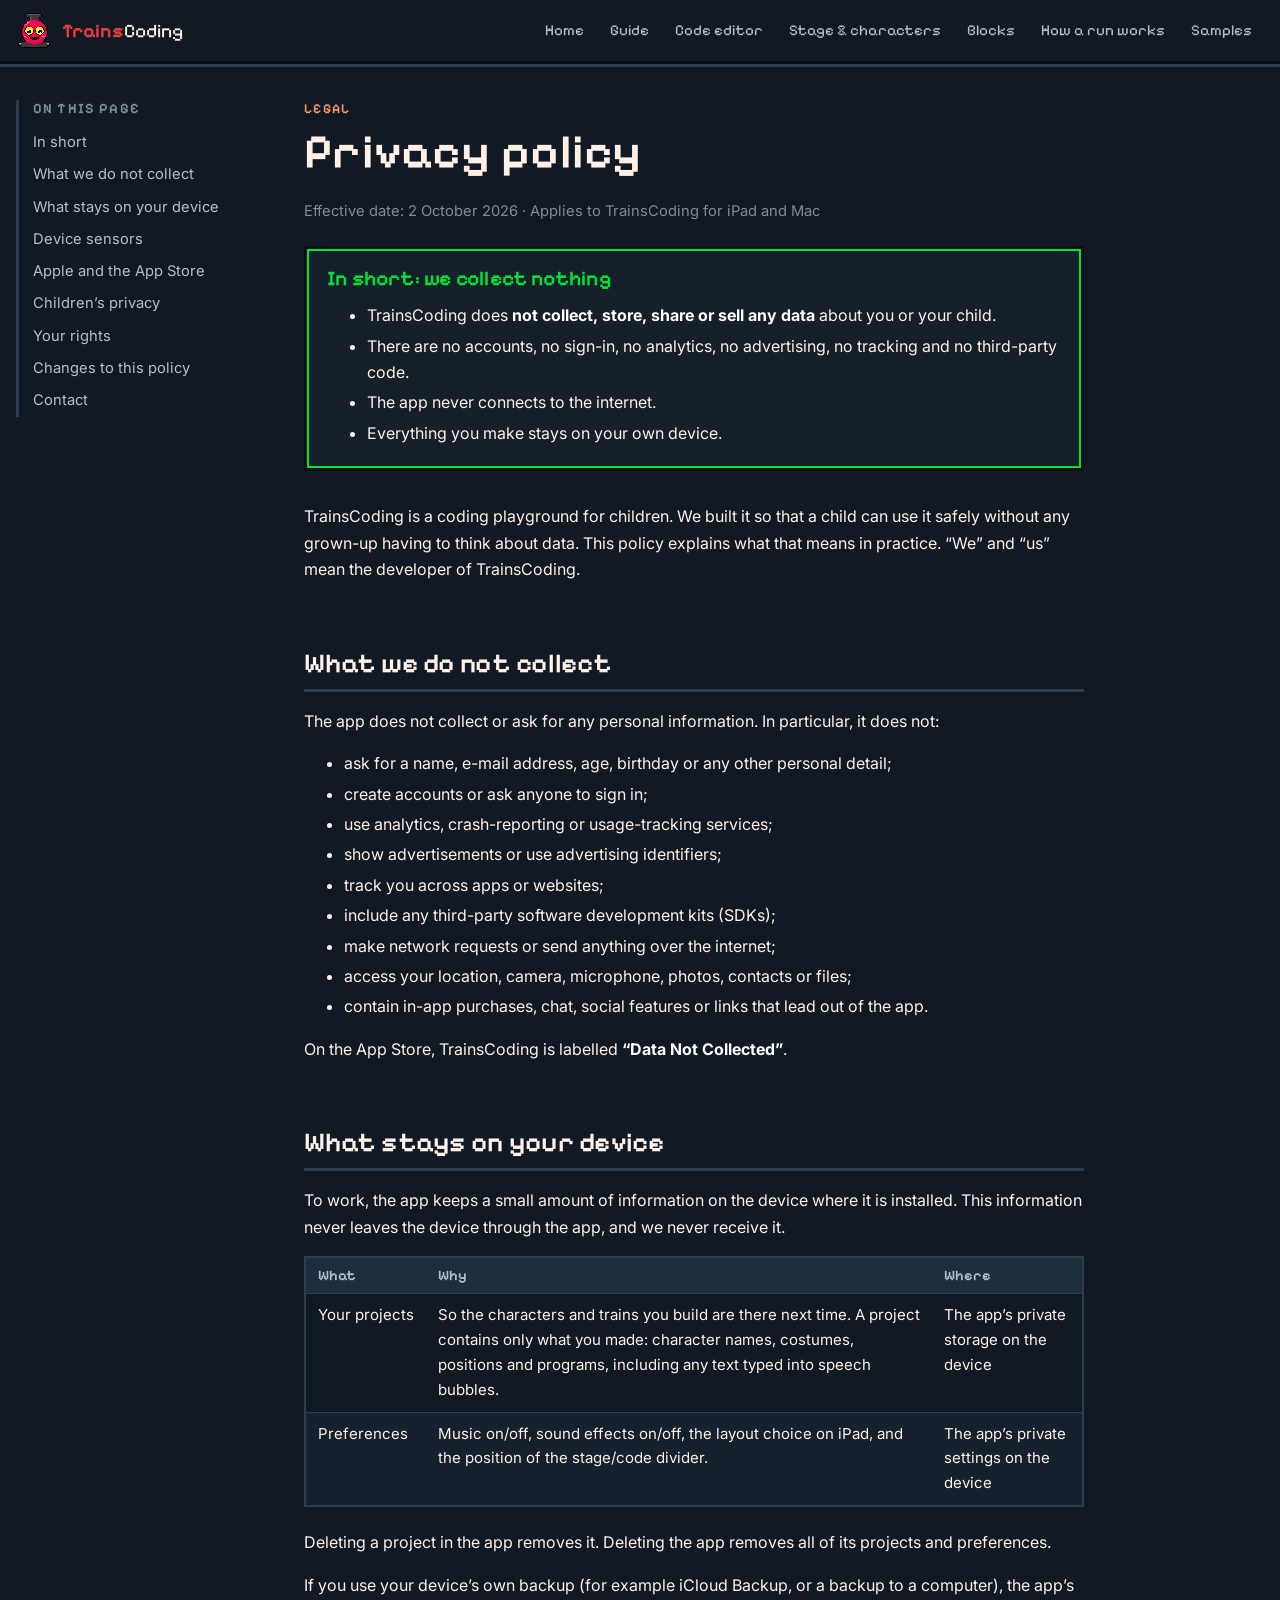
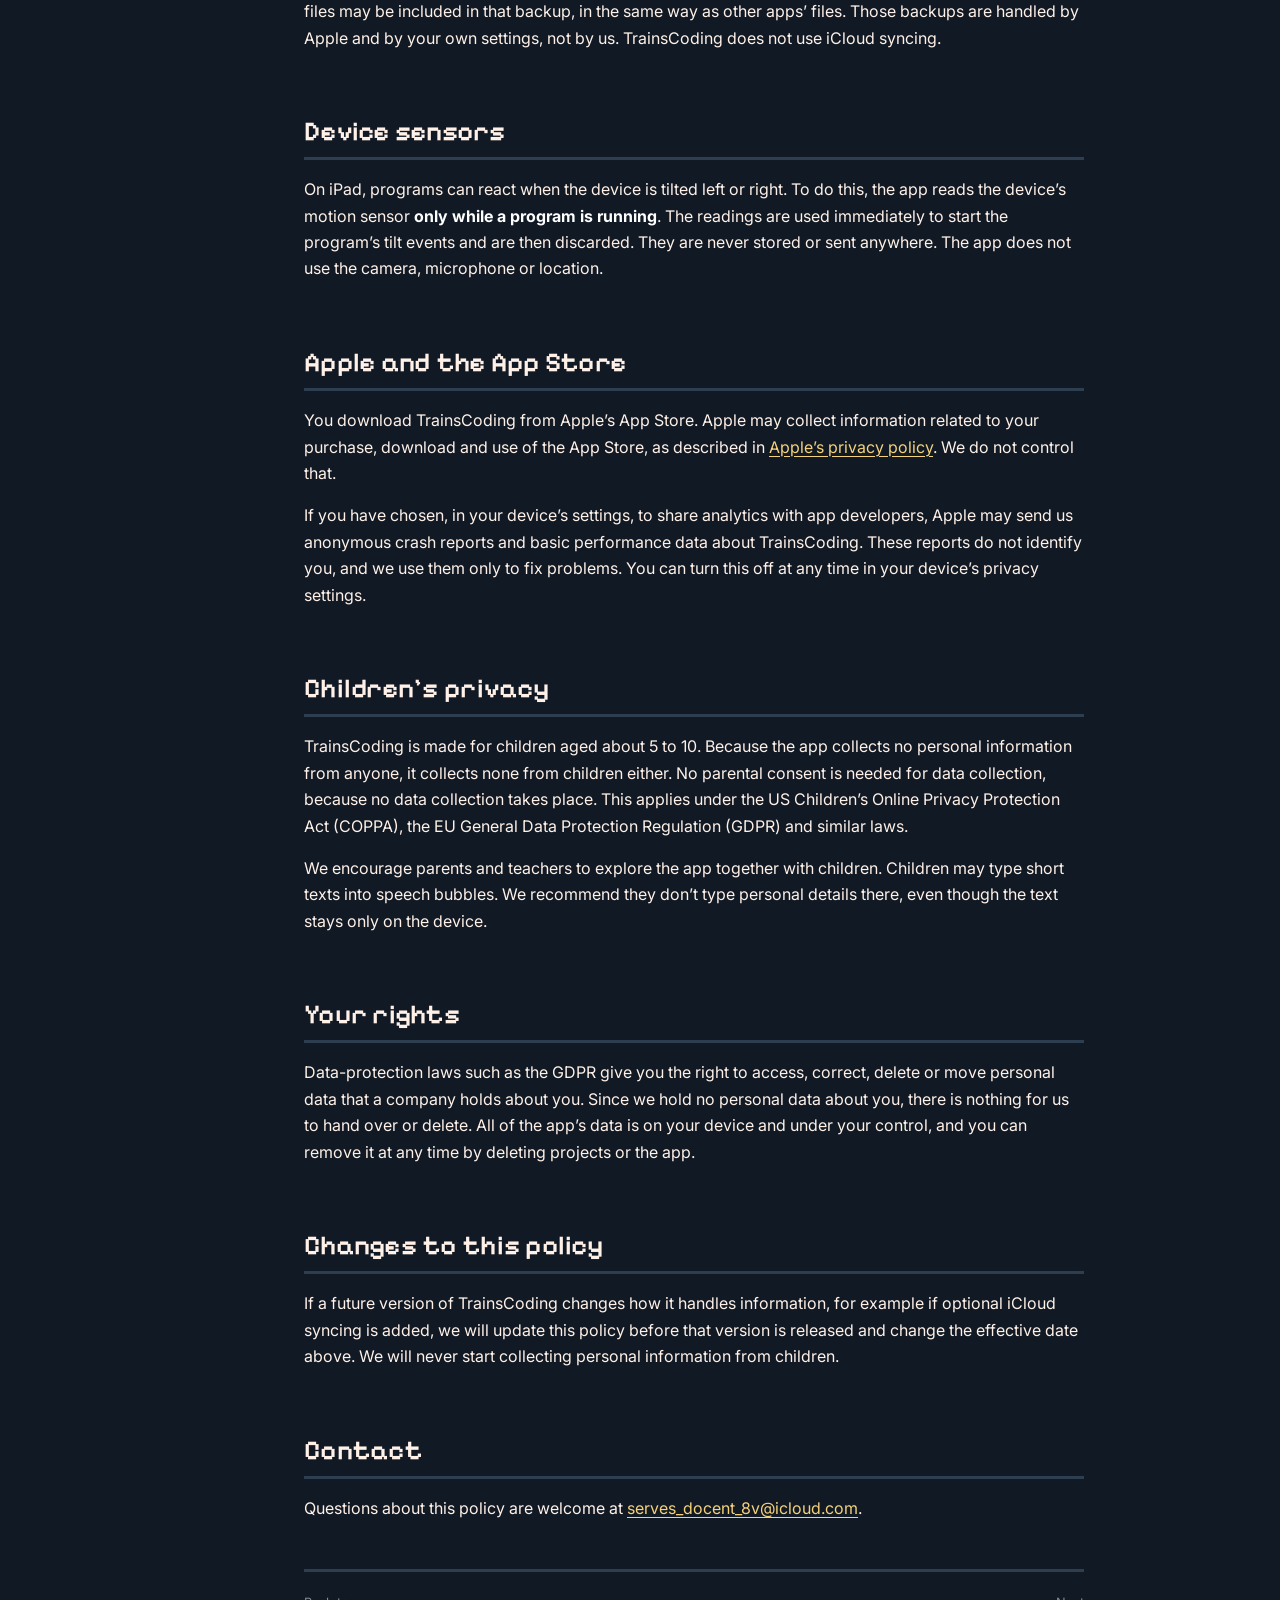
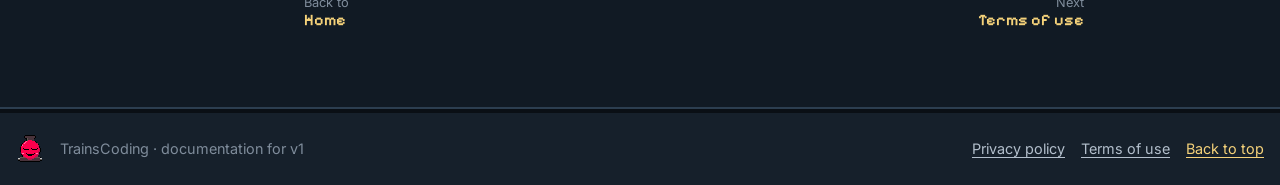
<file: privacy.html>
<!doctype html>
<html lang="en">
<head>
<meta charset="utf-8">
<meta name="viewport" content="width=device-width, initial-scale=1">
<title>Privacy policy · TrainsCoding</title>
<meta name="description" content="TrainsCoding does not collect any data. No accounts, no analytics, no ads, no tracking and no internet connection.">
<link rel="icon" href="assets/art/appicon.png">
<link rel="preconnect" href="https://fonts.googleapis.com">
<link rel="preconnect" href="https://fonts.gstatic.com" crossorigin>
<link href="https://fonts.googleapis.com/css2?family=Inter:wght@400;600;700&family=Pixelify+Sans:wght@500;600&display=swap" rel="stylesheet">
<link rel="stylesheet" href="assets/css/site.css">
</head>
<body>

<header class="topbar">
  <div class="topbar-inner">
    <a class="brand" href="index.html"><img class="px" src="assets/art/mascot.png" alt=""><span><b>Trains</b>Coding</span></a>
    <button class="nav-toggle" aria-expanded="false" aria-controls="nav">Menu</button>
    <nav class="nav" id="nav">
      <a href="index.html">Home</a>
      <a href="guide.html">Guide</a>
      <a href="editor.html">Code editor</a>
      <a href="stage.html">Stage &amp; characters</a>
      <a href="blocks.html">Blocks</a>
      <a href="engine.html">How a run works</a>
      <a href="samples.html">Samples</a>
    </nav>
  </div>
</header>

<div class="page">
  <aside class="toc" data-auto></aside>
  <main class="doc">
    <p class="eyebrow">Legal</p>
    <h1>Privacy policy</h1>
    <p class="meta">Effective date: 2 October 2026 · Applies to TrainsCoding for iPad and Mac</p>

    <div class="legal-summary">
      <h2 id="in-short" data-toc="In short">In short: we collect nothing</h2>
      <ul>
        <li>TrainsCoding does <strong>not collect, store, share or sell any data</strong> about you or your child.</li>
        <li>There are no accounts, no sign-in, no analytics, no advertising, no tracking and no third-party code.</li>
        <li>The app never connects to the internet.</li>
        <li>Everything you make stays on your own device.</li>
      </ul>
    </div>

    <p>TrainsCoding is a coding playground for children. We built it so that a child can use it safely without any grown-up having to think about data. This policy explains what that means in practice. “We” and “us” mean the developer of TrainsCoding.</p>

    <h2 id="what-we-do-not-collect">What we do not collect</h2>
    <p>The app does not collect or ask for any personal information. In particular, it does not:</p>
    <ul>
      <li>ask for a name, e-mail address, age, birthday or any other personal detail;</li>
      <li>create accounts or ask anyone to sign in;</li>
      <li>use analytics, crash-reporting or usage-tracking services;</li>
      <li>show advertisements or use advertising identifiers;</li>
      <li>track you across apps or websites;</li>
      <li>include any third-party software development kits (SDKs);</li>
      <li>make network requests or send anything over the internet;</li>
      <li>access your location, camera, microphone, photos, contacts or files;</li>
      <li>contain in-app purchases, chat, social features or links that lead out of the app.</li>
    </ul>
    <p>On the App Store, TrainsCoding is labelled <strong>“Data Not Collected”</strong>.</p>

    <h2 id="what-stays-on-your-device">What stays on your device</h2>
    <p>To work, the app keeps a small amount of information on the device where it is installed. This information never leaves the device through the app, and we never receive it.</p>
    <div class="table-wrap"><table>
      <thead><tr><th>What</th><th>Why</th><th>Where</th></tr></thead>
      <tbody>
        <tr><td class="k">Your projects</td><td>So the characters and trains you build are there next time. A project contains only what you made: character names, costumes, positions and programs, including any text typed into speech bubbles.</td><td>The app’s private storage on the device</td></tr>
        <tr><td class="k">Preferences</td><td>Music on/off, sound effects on/off, the layout choice on iPad, and the position of the stage/code divider.</td><td>The app’s private settings on the device</td></tr>
      </tbody>
    </table></div>
    <p>Deleting a project in the app removes it. Deleting the app removes all of its projects and preferences.</p>
    <p>If you use your device’s own backup (for example iCloud Backup, or a backup to a computer), the app’s files may be included in that backup, in the same way as other apps’ files. Those backups are handled by Apple and by your own settings, not by us. TrainsCoding does not use iCloud syncing.</p>

    <h2 id="device-sensors">Device sensors</h2>
    <p>On iPad, programs can react when the device is tilted left or right. To do this, the app reads the device’s motion sensor <strong>only while a program is running</strong>. The readings are used immediately to start the program’s tilt events and are then discarded. They are never stored or sent anywhere. The app does not use the camera, microphone or location.</p>

    <h2 id="apple">Apple and the App Store</h2>
    <p>You download TrainsCoding from Apple’s App Store. Apple may collect information related to your purchase, download and use of the App Store, as described in <a href="https://www.apple.com/legal/privacy/">Apple’s privacy policy</a>. We do not control that.</p>
    <p>If you have chosen, in your device’s settings, to share analytics with app developers, Apple may send us anonymous crash reports and basic performance data about TrainsCoding. These reports do not identify you, and we use them only to fix problems. You can turn this off at any time in your device’s privacy settings.</p>

    <h2 id="children">Children’s privacy</h2>
    <p>TrainsCoding is made for children aged about 5 to 10. Because the app collects no personal information from anyone, it collects none from children either. No parental consent is needed for data collection, because no data collection takes place. This applies under the US Children’s Online Privacy Protection Act (COPPA), the EU General Data Protection Regulation (GDPR) and similar laws.</p>
    <p>We encourage parents and teachers to explore the app together with children. Children may type short texts into speech bubbles. We recommend they don’t type personal details there, even though the text stays only on the device.</p>

    <h2 id="your-rights">Your rights</h2>
    <p>Data-protection laws such as the GDPR give you the right to access, correct, delete or move personal data that a company holds about you. Since we hold no personal data about you, there is nothing for us to hand over or delete. All of the app’s data is on your device and under your control, and you can remove it at any time by deleting projects or the app.</p>

    <h2 id="changes">Changes to this policy</h2>
    <p>If a future version of TrainsCoding changes how it handles information, for example if optional iCloud syncing is added, we will update this policy before that version is released and change the effective date above. We will never start collecting personal information from children.</p>

    <h2 id="contact">Contact</h2>
    <p>Questions about this policy are welcome at <a href="mailto:serves_docent_8v@icloud.com">serves_docent_8v@icloud.com</a>.</p>

    <nav class="pager"><a href="index.html"><span>Back to</span>Home</a><a class="next" href="terms.html"><span>Next</span>Terms of use</a></nav>
  </main>
</div>

<footer class="site">
  <div class="inner">
    <img class="px" src="assets/art/mascot-blinking.png" alt="">
    <span>TrainsCoding · documentation for v1</span>
    <span class="spacer"></span>
    <nav class="legal"><a href="privacy.html">Privacy policy</a><a href="terms.html">Terms of use</a></nav>
    <a href="#">Back to top</a>
  </div>
</footer>
<script src="assets/js/site.js"></script>
</body>
</html>
</file>
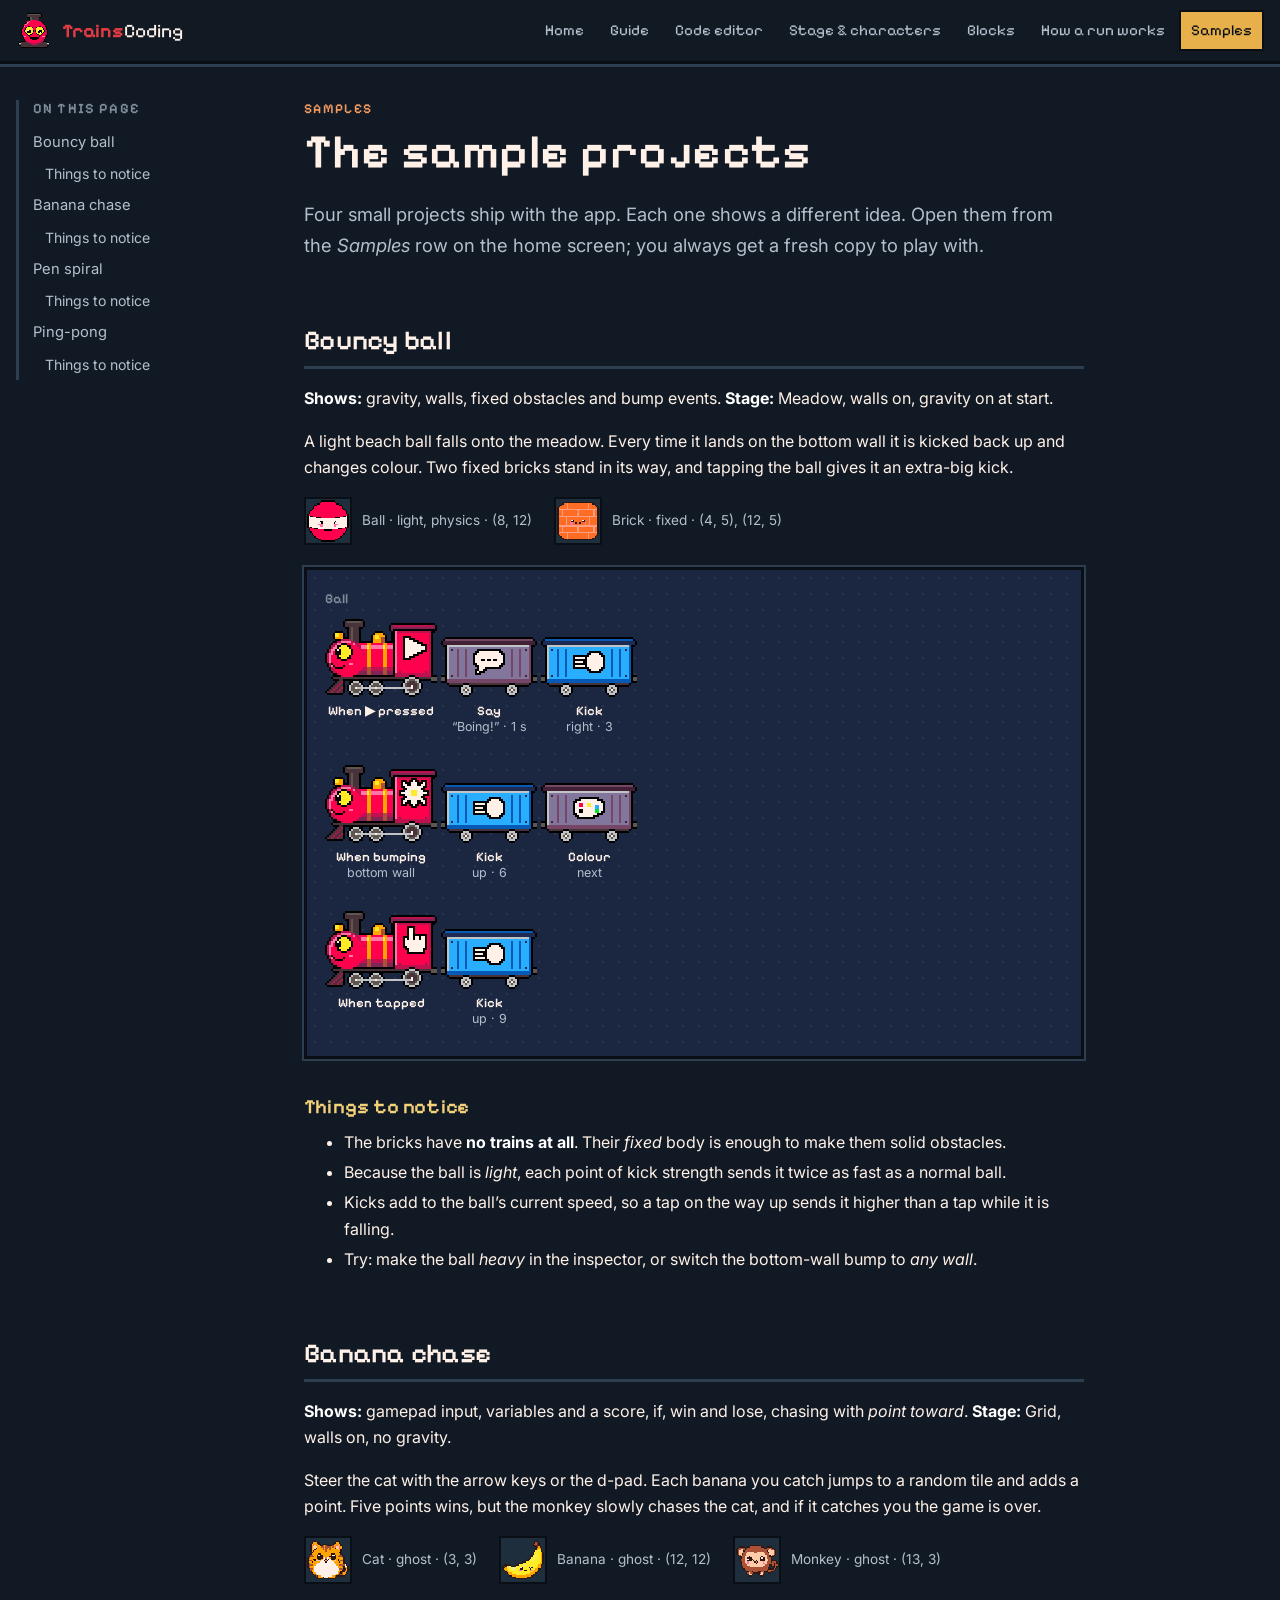
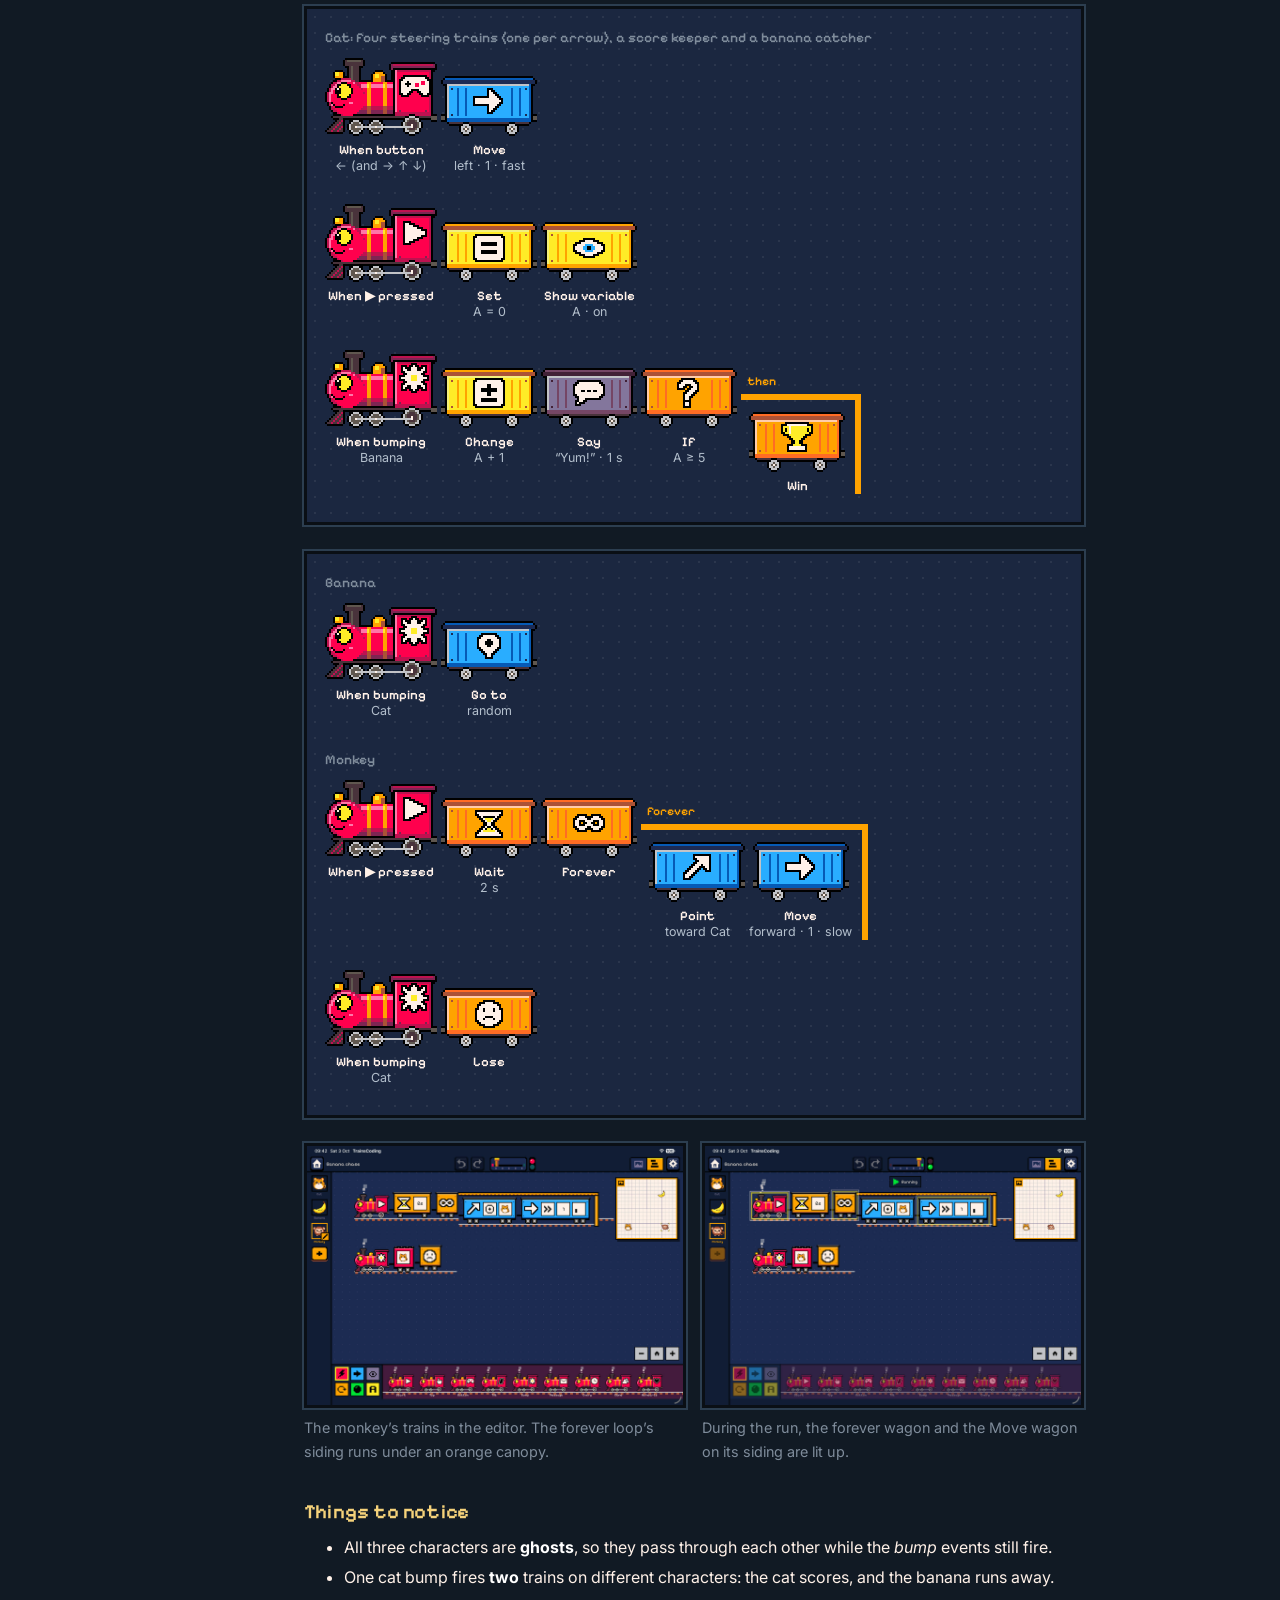
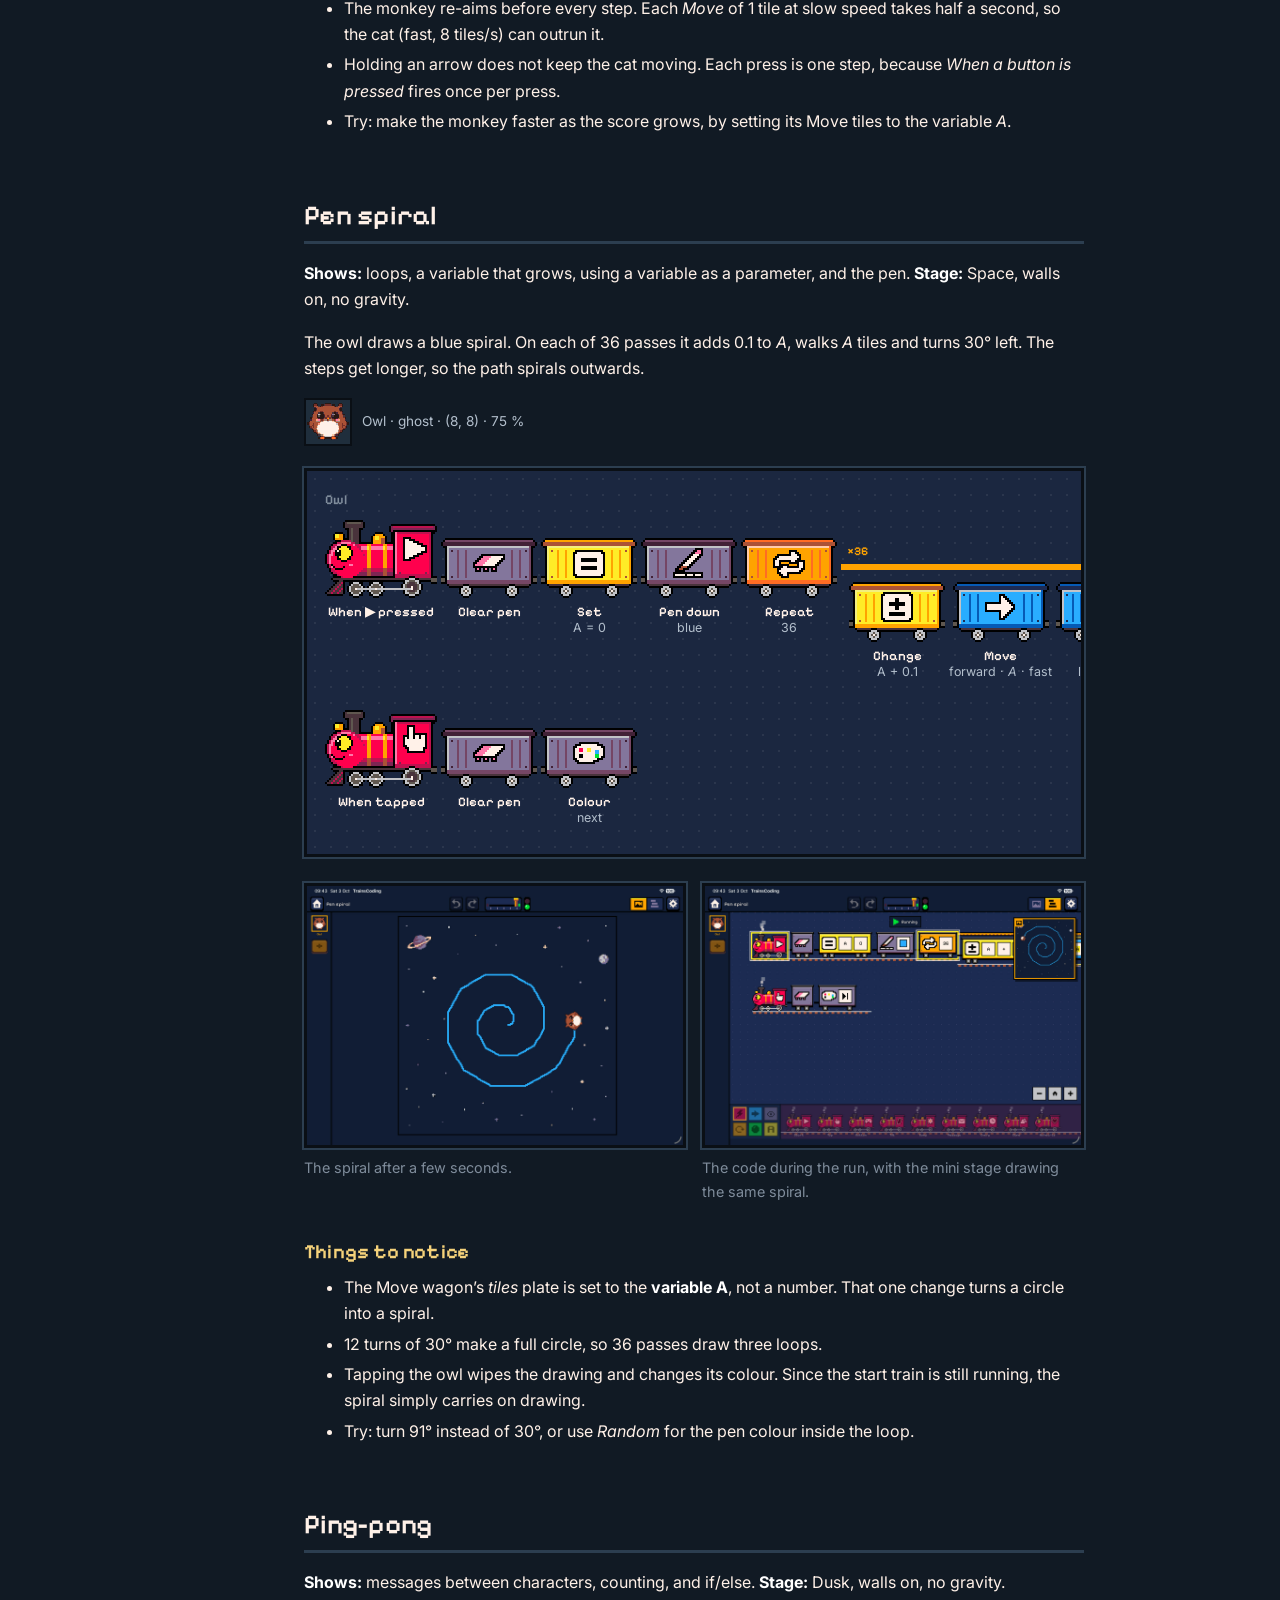
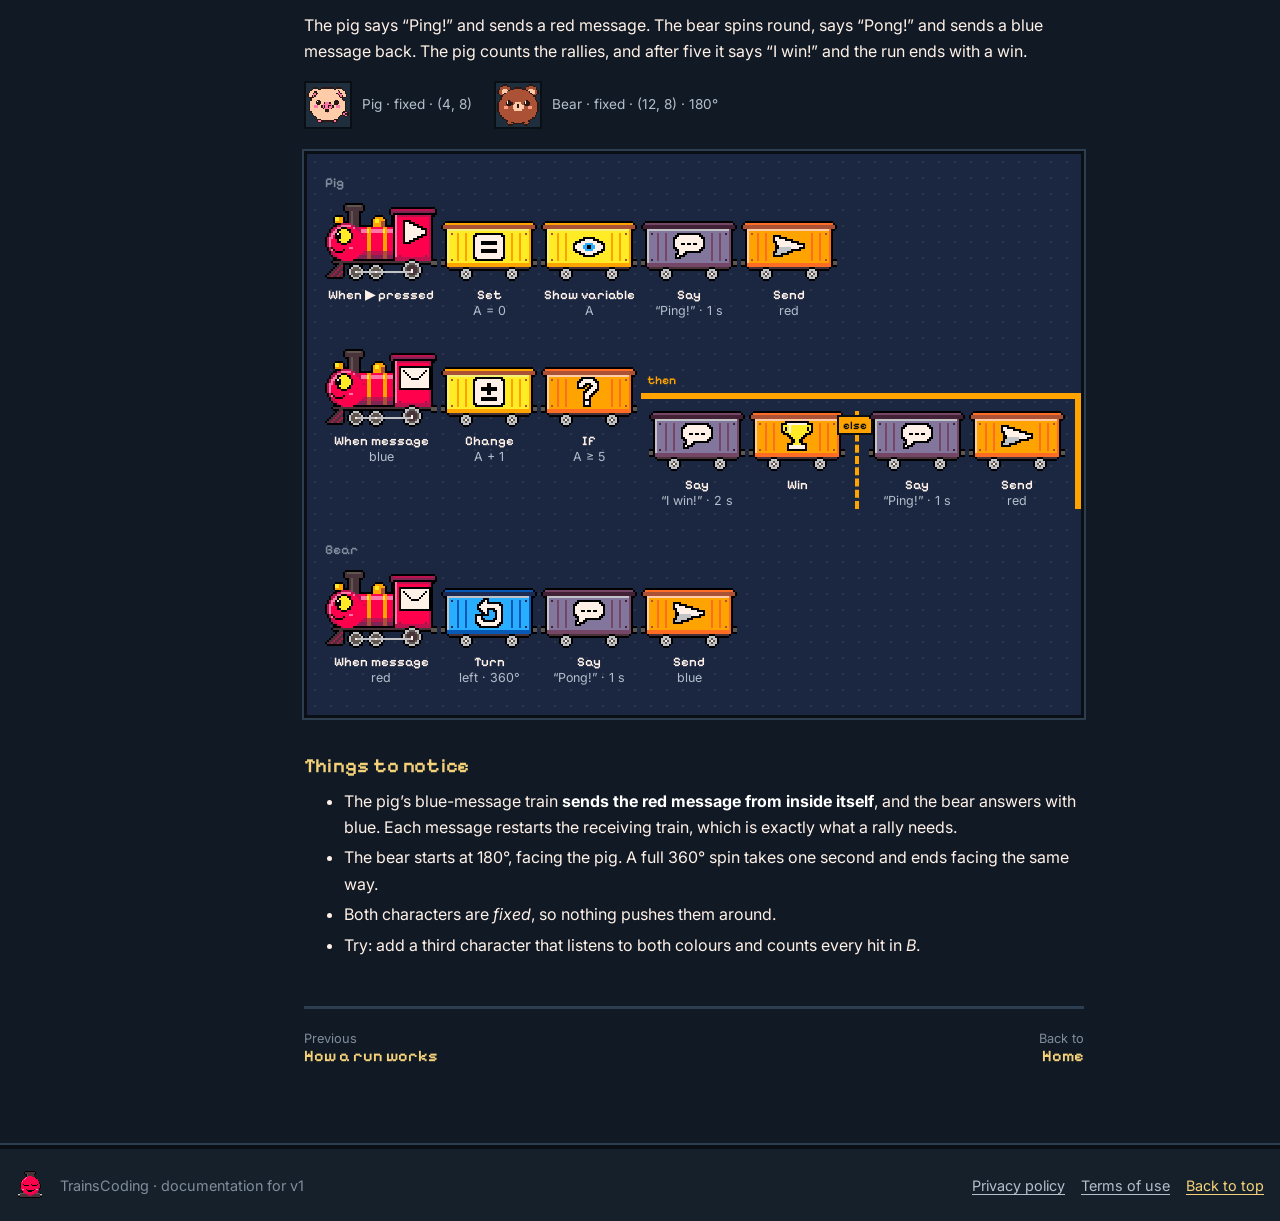
<file: samples.html>
<!doctype html>
<html lang="en">
<head>
<meta charset="utf-8">
<meta name="viewport" content="width=device-width, initial-scale=1">
<title>Samples · TrainsCoding</title>
<meta name="description" content="The four TrainsCoding sample projects explained train by train: Bouncy ball, Banana chase, Pen spiral and Ping-pong.">
<link rel="icon" href="assets/art/appicon.png">
<link rel="preconnect" href="https://fonts.googleapis.com">
<link rel="preconnect" href="https://fonts.gstatic.com" crossorigin>
<link href="https://fonts.googleapis.com/css2?family=Inter:wght@400;600;700&family=Pixelify+Sans:wght@500;600&display=swap" rel="stylesheet">
<link rel="stylesheet" href="assets/css/site.css">
</head>
<body>

<header class="topbar">
  <div class="topbar-inner">
    <a class="brand" href="index.html"><img class="px" src="assets/art/mascot.png" alt=""><span><b>Trains</b>Coding</span></a>
    <button class="nav-toggle" aria-expanded="false" aria-controls="nav">Menu</button>
    <nav class="nav" id="nav">
      <a href="index.html">Home</a>
      <a href="guide.html">Guide</a>
      <a href="editor.html">Code editor</a>
      <a href="stage.html">Stage &amp; characters</a>
      <a href="blocks.html">Blocks</a>
      <a href="engine.html">How a run works</a>
      <a href="samples.html" aria-current="page">Samples</a>
    </nav>
  </div>
</header>

<div class="page">
  <aside class="toc" data-auto></aside>
  <main class="doc">
    <p class="eyebrow">Samples</p>
    <h1>The sample projects</h1>
    <p class="intro">Four small projects ship with the app. Each one shows a different idea. Open them from the <em>Samples</em> row on the home screen; you always get a fresh copy to play with.</p>

    <!-- ============ BOUNCY BALL ============ -->
    <h2 id="bouncy-ball">Bouncy ball</h2>
    <p><strong>Shows:</strong> gravity, walls, fixed obstacles and bump events. <strong>Stage:</strong> Meadow, walls on, gravity on at start.</p>
    <p>A light beach ball falls onto the meadow. Every time it lands on the bottom wall it is kicked back up and changes colour. Two fixed bricks stand in its way, and tapping the ball gives it an extra-big kick.</p>
    <div class="costumes cast">
      <figure><img src="assets/art/costume-ball-0.png" alt=""><figcaption>Ball · light, physics · (8, 12)</figcaption></figure>
      <figure><img src="assets/art/costume-brick-0.png" alt=""><figcaption>Brick · fixed · (4, 5), (12, 5)</figcaption></figure>
    </div>
    <div class="yard">
      <p class="yard-title">Ball</p>
      <div class="train">
        <div class="loco"><div class="body"><img src="assets/art/glyph-on-start.png" alt=""></div><div class="cap"><b>When ▶ pressed</b></div></div>
        <div class="wg c-looks"><div class="body"><img src="assets/art/glyph-say.png" alt=""></div><div class="cap"><b>Say</b>“Boing!” · 1 s</div></div>
        <div class="wg c-motion"><div class="body"><img src="assets/art/glyph-kick.png" alt=""></div><div class="cap"><b>Kick</b>right · 3</div></div>
      </div>
      <div class="train">
        <div class="loco"><div class="body"><img src="assets/art/glyph-on-bump.png" alt=""></div><div class="cap"><b>When bumping</b>bottom wall</div></div>
        <div class="wg c-motion"><div class="body"><img src="assets/art/glyph-kick.png" alt=""></div><div class="cap"><b>Kick</b>up · 6</div></div>
        <div class="wg c-looks"><div class="body"><img src="assets/art/glyph-colour.png" alt=""></div><div class="cap"><b>Colour</b>next</div></div>
      </div>
      <div class="train">
        <div class="loco"><div class="body"><img src="assets/art/glyph-on-tap.png" alt=""></div><div class="cap"><b>When tapped</b></div></div>
        <div class="wg c-motion"><div class="body"><img src="assets/art/glyph-kick.png" alt=""></div><div class="cap"><b>Kick</b>up · 9</div></div>
      </div>
    </div>
    <h3 id="things-to-notice">Things to notice</h3>
    <ul>
      <li>The bricks have <strong>no trains at all</strong>. Their <em>fixed</em> body is enough to make them solid obstacles.</li>
      <li>Because the ball is <em>light</em>, each point of kick strength sends it twice as fast as a normal ball.</li>
      <li>Kicks add to the ball’s current speed, so a tap on the way up sends it higher than a tap while it is falling.</li>
      <li>Try: make the ball <em>heavy</em> in the inspector, or switch the bottom-wall bump to <em>any wall</em>.</li>
    </ul>

    <!-- ============ BANANA CHASE ============ -->
    <h2 id="banana-chase">Banana chase</h2>
    <p><strong>Shows:</strong> gamepad input, variables and a score, if, win and lose, chasing with <em>point toward</em>. <strong>Stage:</strong> Grid, walls on, no gravity.</p>
    <p>Steer the cat with the arrow keys or the d-pad. Each banana you catch jumps to a random tile and adds a point. Five points wins, but the monkey slowly chases the cat, and if it catches you the game is over.</p>
    <div class="costumes cast">
      <figure><img src="assets/art/costume-cat-0.png" alt=""><figcaption>Cat · ghost · (3, 3)</figcaption></figure>
      <figure><img src="assets/art/costume-banana-0.png" alt=""><figcaption>Banana · ghost · (12, 12)</figcaption></figure>
      <figure><img src="assets/art/costume-monkey-0.png" alt=""><figcaption>Monkey · ghost · (13, 3)</figcaption></figure>
    </div>
    <div class="yard">
      <p class="yard-title">Cat: four steering trains (one per arrow), a score keeper and a banana catcher</p>
      <div class="train">
        <div class="loco"><div class="body"><img src="assets/art/glyph-on-input.png" alt=""></div><div class="cap"><b>When button</b>← (and → ↑ ↓)</div></div>
        <div class="wg c-motion"><div class="body"><img src="assets/art/glyph-move.png" alt=""></div><div class="cap"><b>Move</b>left · 1 · fast</div></div>
      </div>
      <div class="train">
        <div class="loco"><div class="body"><img src="assets/art/glyph-on-start.png" alt=""></div><div class="cap"><b>When ▶ pressed</b></div></div>
        <div class="wg c-data"><div class="body"><img src="assets/art/glyph-set.png" alt=""></div><div class="cap"><b>Set</b>A = 0</div></div>
        <div class="wg c-data"><div class="body"><img src="assets/art/glyph-showVariable.png" alt=""></div><div class="cap"><b>Show variable</b>A · on</div></div>
      </div>
      <div class="train">
        <div class="loco"><div class="body"><img src="assets/art/glyph-on-bump.png" alt=""></div><div class="cap"><b>When bumping</b>Banana</div></div>
        <div class="wg c-data"><div class="body"><img src="assets/art/glyph-change.png" alt=""></div><div class="cap"><b>Change</b>A + 1</div></div>
        <div class="wg c-looks"><div class="body"><img src="assets/art/glyph-say.png" alt=""></div><div class="cap"><b>Say</b>“Yum!” · 1 s</div></div>
        <div class="wg c-control"><div class="body"><img src="assets/art/glyph-if.png" alt=""></div><div class="cap"><b>If</b>A ≥ 5</div></div>
        <div class="siding c-control"><span class="label">then</span>
          <div class="wg c-control"><div class="body"><img src="assets/art/glyph-win.png" alt=""></div><div class="cap"><b>Win</b></div></div>
        </div>
      </div>
    </div>
    <div class="yard">
      <p class="yard-title">Banana</p>
      <div class="train">
        <div class="loco"><div class="body"><img src="assets/art/glyph-on-bump.png" alt=""></div><div class="cap"><b>When bumping</b>Cat</div></div>
        <div class="wg c-motion"><div class="body"><img src="assets/art/glyph-goTo.png" alt=""></div><div class="cap"><b>Go to</b>random</div></div>
      </div>
      <p class="yard-title" style="margin-top:18px">Monkey</p>
      <div class="train">
        <div class="loco"><div class="body"><img src="assets/art/glyph-on-start.png" alt=""></div><div class="cap"><b>When ▶ pressed</b></div></div>
        <div class="wg c-control"><div class="body"><img src="assets/art/glyph-wait.png" alt=""></div><div class="cap"><b>Wait</b>2 s</div></div>
        <div class="wg c-control"><div class="body"><img src="assets/art/glyph-forever.png" alt=""></div><div class="cap"><b>Forever</b></div></div>
        <div class="siding c-control"><span class="label">forever</span>
          <div class="wg c-motion"><div class="body"><img src="assets/art/glyph-point.png" alt=""></div><div class="cap"><b>Point</b>toward Cat</div></div>
          <div class="wg c-motion"><div class="body"><img src="assets/art/glyph-move.png" alt=""></div><div class="cap"><b>Move</b>forward · 1 · slow</div></div>
        </div>
      </div>
      <div class="train">
        <div class="loco"><div class="body"><img src="assets/art/glyph-on-bump.png" alt=""></div><div class="cap"><b>When bumping</b>Cat</div></div>
        <div class="wg c-control"><div class="body"><img src="assets/art/glyph-lose.png" alt=""></div><div class="cap"><b>Lose</b></div></div>
      </div>
    </div>
    <div class="shots">
      <figure><img class="shot" src="assets/shots/code-monkey.jpg" alt="The monkey's trains in the editor"><figcaption>The monkey’s trains in the editor. The forever loop’s siding runs under an orange canopy.</figcaption></figure>
      <figure><img class="shot" src="assets/shots/code-running.jpg" alt="The monkey's trains during a run"><figcaption>During the run, the forever wagon and the Move wagon on its siding are lit up.</figcaption></figure>
    </div>
    <h3 id="things-to-notice">Things to notice</h3>
    <ul>
      <li>All three characters are <strong>ghosts</strong>, so they pass through each other while the <em>bump</em> events still fire.</li>
      <li>One cat bump fires <strong>two</strong> trains on different characters: the cat scores, and the banana runs away.</li>
      <li>The monkey re-aims before every step. Each <em>Move</em> of 1 tile at slow speed takes half a second, so the cat (fast, 8 tiles/s) can outrun it.</li>
      <li>Holding an arrow does not keep the cat moving. Each press is one step, because <em>When a button is pressed</em> fires once per press.</li>
      <li>Try: make the monkey faster as the score grows, by setting its Move tiles to the variable <em>A</em>.</li>
    </ul>

    <!-- ============ PEN SPIRAL ============ -->
    <h2 id="pen-spiral">Pen spiral</h2>
    <p><strong>Shows:</strong> loops, a variable that grows, using a variable as a parameter, and the pen. <strong>Stage:</strong> Space, walls on, no gravity.</p>
    <p>The owl draws a blue spiral. On each of 36 passes it adds 0.1 to <em>A</em>, walks <em>A</em> tiles and turns 30° left. The steps get longer, so the path spirals outwards.</p>
    <div class="costumes cast">
      <figure><img src="assets/art/costume-owl-0.png" alt=""><figcaption>Owl · ghost · (8, 8) · 75 %</figcaption></figure>
    </div>
    <div class="yard">
      <p class="yard-title">Owl</p>
      <div class="train">
        <div class="loco"><div class="body"><img src="assets/art/glyph-on-start.png" alt=""></div><div class="cap"><b>When ▶ pressed</b></div></div>
        <div class="wg c-looks"><div class="body"><img src="assets/art/glyph-penClear.png" alt=""></div><div class="cap"><b>Clear pen</b></div></div>
        <div class="wg c-data"><div class="body"><img src="assets/art/glyph-set.png" alt=""></div><div class="cap"><b>Set</b>A = 0</div></div>
        <div class="wg c-looks"><div class="body"><img src="assets/art/glyph-penDown.png" alt=""></div><div class="cap"><b>Pen down</b>blue</div></div>
        <div class="wg c-control"><div class="body"><img src="assets/art/glyph-repeat.png" alt=""></div><div class="cap"><b>Repeat</b>36</div></div>
        <div class="siding c-control"><span class="label">×36</span>
          <div class="wg c-data"><div class="body"><img src="assets/art/glyph-change.png" alt=""></div><div class="cap"><b>Change</b>A + 0.1</div></div>
          <div class="wg c-motion"><div class="body"><img src="assets/art/glyph-move.png" alt=""></div><div class="cap"><b>Move</b>forward · <i>A</i> · fast</div></div>
          <div class="wg c-motion"><div class="body"><img src="assets/art/glyph-turn.png" alt=""></div><div class="cap"><b>Turn</b>left · 30°</div></div>
        </div>
        <div class="wg c-looks"><div class="body"><img src="assets/art/glyph-penUp.png" alt=""></div><div class="cap"><b>Pen up</b></div></div>
        <div class="wg c-looks"><div class="body"><img src="assets/art/glyph-say.png" alt=""></div><div class="cap"><b>Say</b>“Ta-da!” · 2 s</div></div>
      </div>
      <div class="train">
        <div class="loco"><div class="body"><img src="assets/art/glyph-on-tap.png" alt=""></div><div class="cap"><b>When tapped</b></div></div>
        <div class="wg c-looks"><div class="body"><img src="assets/art/glyph-penClear.png" alt=""></div><div class="cap"><b>Clear pen</b></div></div>
        <div class="wg c-looks"><div class="body"><img src="assets/art/glyph-colour.png" alt=""></div><div class="cap"><b>Colour</b>next</div></div>
      </div>
    </div>
    <div class="shots">
      <figure><img class="shot" src="assets/shots/pen-running.jpg" alt="The owl drawing a blue spiral on the space background"><figcaption>The spiral after a few seconds.</figcaption></figure>
      <figure><img class="shot" src="assets/shots/pen-code.jpg" alt="The Pen spiral code during the run"><figcaption>The code during the run, with the mini stage drawing the same spiral.</figcaption></figure>
    </div>
    <h3 id="things-to-notice">Things to notice</h3>
    <ul>
      <li>The Move wagon’s <em>tiles</em> plate is set to the <strong>variable A</strong>, not a number. That one change turns a circle into a spiral.</li>
      <li>12 turns of 30° make a full circle, so 36 passes draw three loops.</li>
      <li>Tapping the owl wipes the drawing and changes its colour. Since the start train is still running, the spiral simply carries on drawing.</li>
      <li>Try: turn 91° instead of 30°, or use <em>Random</em> for the pen colour inside the loop.</li>
    </ul>

    <!-- ============ PING-PONG ============ -->
    <h2 id="ping-pong">Ping-pong</h2>
    <p><strong>Shows:</strong> messages between characters, counting, and if/else. <strong>Stage:</strong> Dusk, walls on, no gravity.</p>
    <p>The pig says “Ping!” and sends a red message. The bear spins round, says “Pong!” and sends a blue message back. The pig counts the rallies, and after five it says “I win!” and the run ends with a win.</p>
    <div class="costumes cast">
      <figure><img src="assets/art/costume-pig-0.png" alt=""><figcaption>Pig · fixed · (4, 8)</figcaption></figure>
      <figure><img src="assets/art/costume-bear-0.png" alt=""><figcaption>Bear · fixed · (12, 8) · 180°</figcaption></figure>
    </div>
    <div class="yard">
      <p class="yard-title">Pig</p>
      <div class="train">
        <div class="loco"><div class="body"><img src="assets/art/glyph-on-start.png" alt=""></div><div class="cap"><b>When ▶ pressed</b></div></div>
        <div class="wg c-data"><div class="body"><img src="assets/art/glyph-set.png" alt=""></div><div class="cap"><b>Set</b>A = 0</div></div>
        <div class="wg c-data"><div class="body"><img src="assets/art/glyph-showVariable.png" alt=""></div><div class="cap"><b>Show variable</b>A</div></div>
        <div class="wg c-looks"><div class="body"><img src="assets/art/glyph-say.png" alt=""></div><div class="cap"><b>Say</b>“Ping!” · 1 s</div></div>
        <div class="wg c-control"><div class="body"><img src="assets/art/glyph-send.png" alt=""></div><div class="cap"><b>Send</b>red</div></div>
      </div>
      <div class="train">
        <div class="loco"><div class="body"><img src="assets/art/glyph-on-message.png" alt=""></div><div class="cap"><b>When message</b>blue</div></div>
        <div class="wg c-data"><div class="body"><img src="assets/art/glyph-change.png" alt=""></div><div class="cap"><b>Change</b>A + 1</div></div>
        <div class="wg c-control"><div class="body"><img src="assets/art/glyph-if.png" alt=""></div><div class="cap"><b>If</b>A ≥ 5</div></div>
        <div class="siding c-control"><span class="label">then</span>
          <div class="wg c-looks"><div class="body"><img src="assets/art/glyph-say.png" alt=""></div><div class="cap"><b>Say</b>“I win!” · 2 s</div></div>
          <div class="wg c-control"><div class="body"><img src="assets/art/glyph-win.png" alt=""></div><div class="cap"><b>Win</b></div></div>
          <div class="elsepost"><span>else</span></div>
          <div class="wg c-looks"><div class="body"><img src="assets/art/glyph-say.png" alt=""></div><div class="cap"><b>Say</b>“Ping!” · 1 s</div></div>
          <div class="wg c-control"><div class="body"><img src="assets/art/glyph-send.png" alt=""></div><div class="cap"><b>Send</b>red</div></div>
        </div>
      </div>
      <p class="yard-title" style="margin-top:18px">Bear</p>
      <div class="train">
        <div class="loco"><div class="body"><img src="assets/art/glyph-on-message.png" alt=""></div><div class="cap"><b>When message</b>red</div></div>
        <div class="wg c-motion"><div class="body"><img src="assets/art/glyph-turn.png" alt=""></div><div class="cap"><b>Turn</b>left · 360°</div></div>
        <div class="wg c-looks"><div class="body"><img src="assets/art/glyph-say.png" alt=""></div><div class="cap"><b>Say</b>“Pong!” · 1 s</div></div>
        <div class="wg c-control"><div class="body"><img src="assets/art/glyph-send.png" alt=""></div><div class="cap"><b>Send</b>blue</div></div>
      </div>
    </div>
    <h3 id="things-to-notice">Things to notice</h3>
    <ul>
      <li>The pig’s blue-message train <strong>sends the red message from inside itself</strong>, and the bear answers with blue. Each message restarts the receiving train, which is exactly what a rally needs.</li>
      <li>The bear starts at 180°, facing the pig. A full 360° spin takes one second and ends facing the same way.</li>
      <li>Both characters are <em>fixed</em>, so nothing pushes them around.</li>
      <li>Try: add a third character that listens to both colours and counts every hit in <em>B</em>.</li>
    </ul>

    <nav class="pager"><a href="engine.html"><span>Previous</span>How a run works</a><a class="next" href="index.html"><span>Back to</span>Home</a></nav>
  </main>
</div>

<footer class="site">
  <div class="inner">
    <img class="px" src="assets/art/mascot-blinking.png" alt="">
    <span>TrainsCoding · documentation for v1</span>
    <span class="spacer"></span>
    <nav class="legal"><a href="privacy.html">Privacy policy</a><a href="terms.html">Terms of use</a></nav>
    <a href="#">Back to top</a>
  </div>
</footer>
<script src="assets/js/site.js"></script>
</body>
</html>
</file>
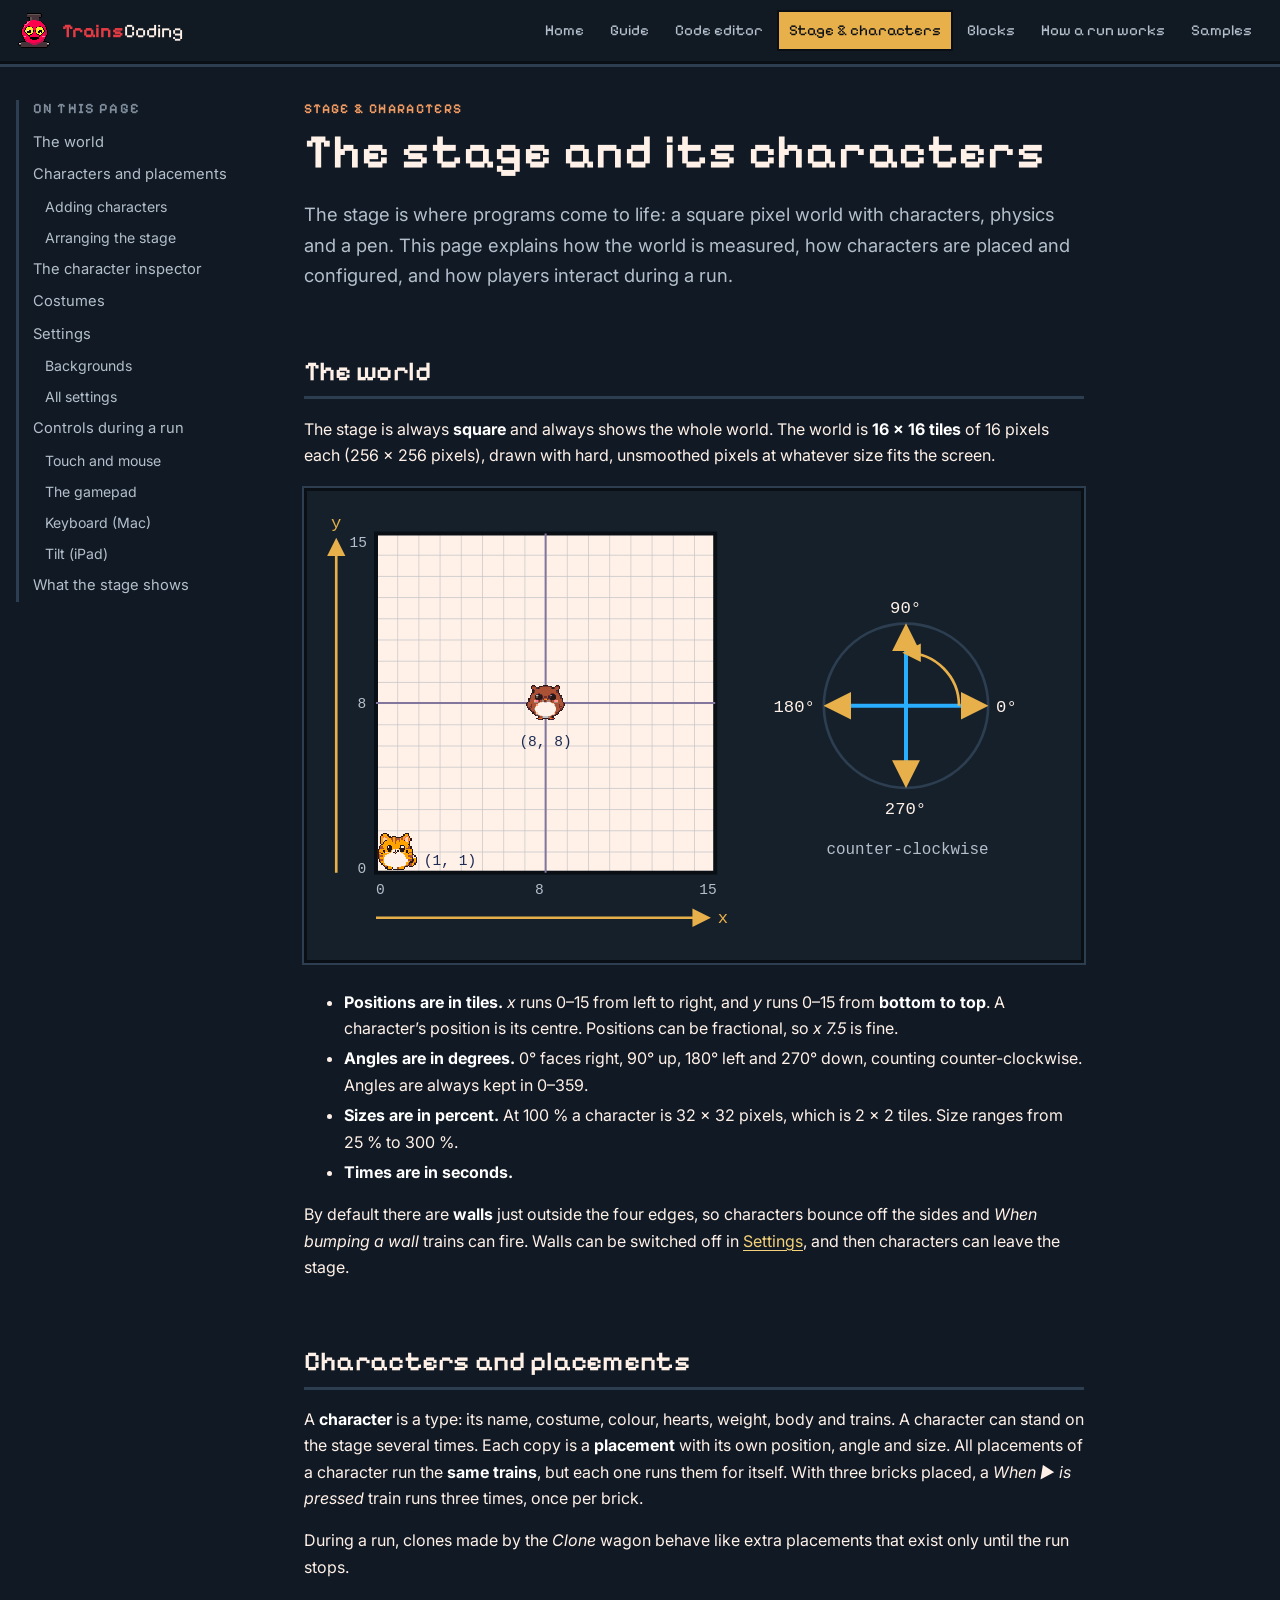
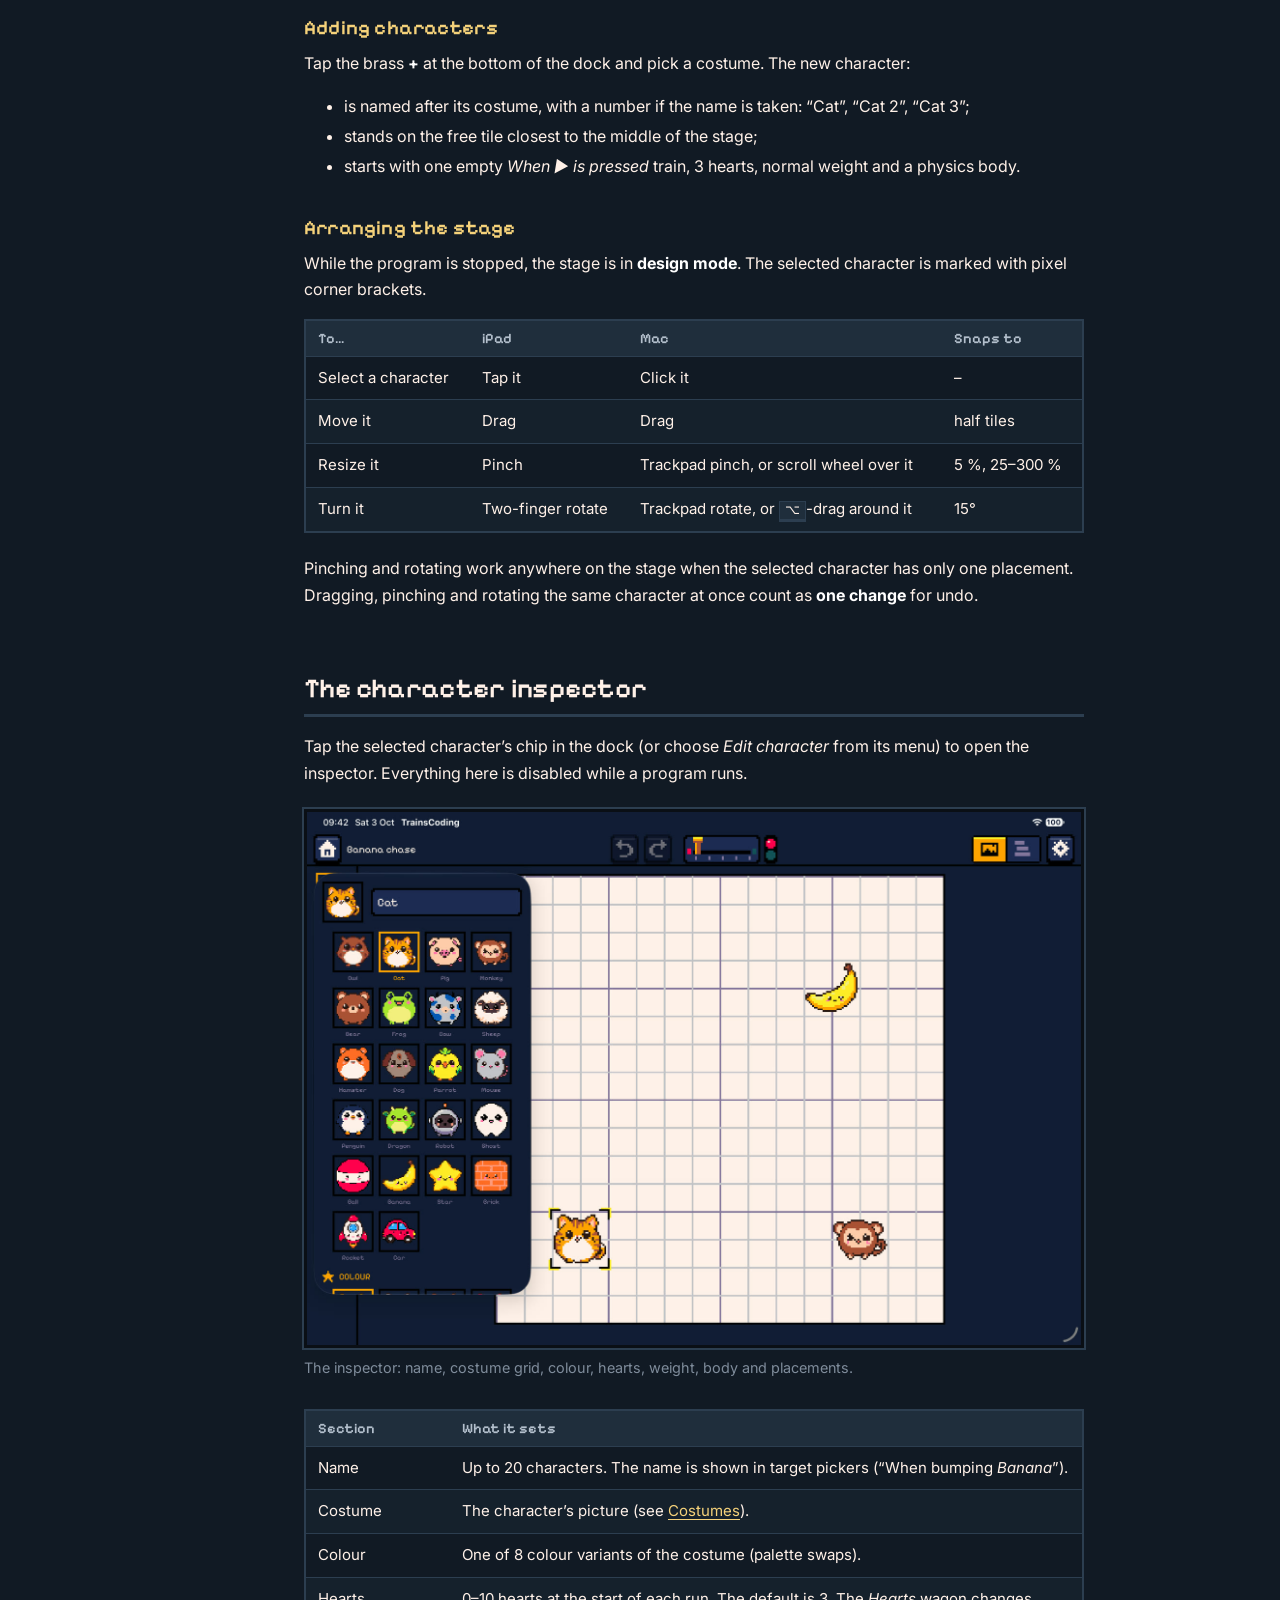
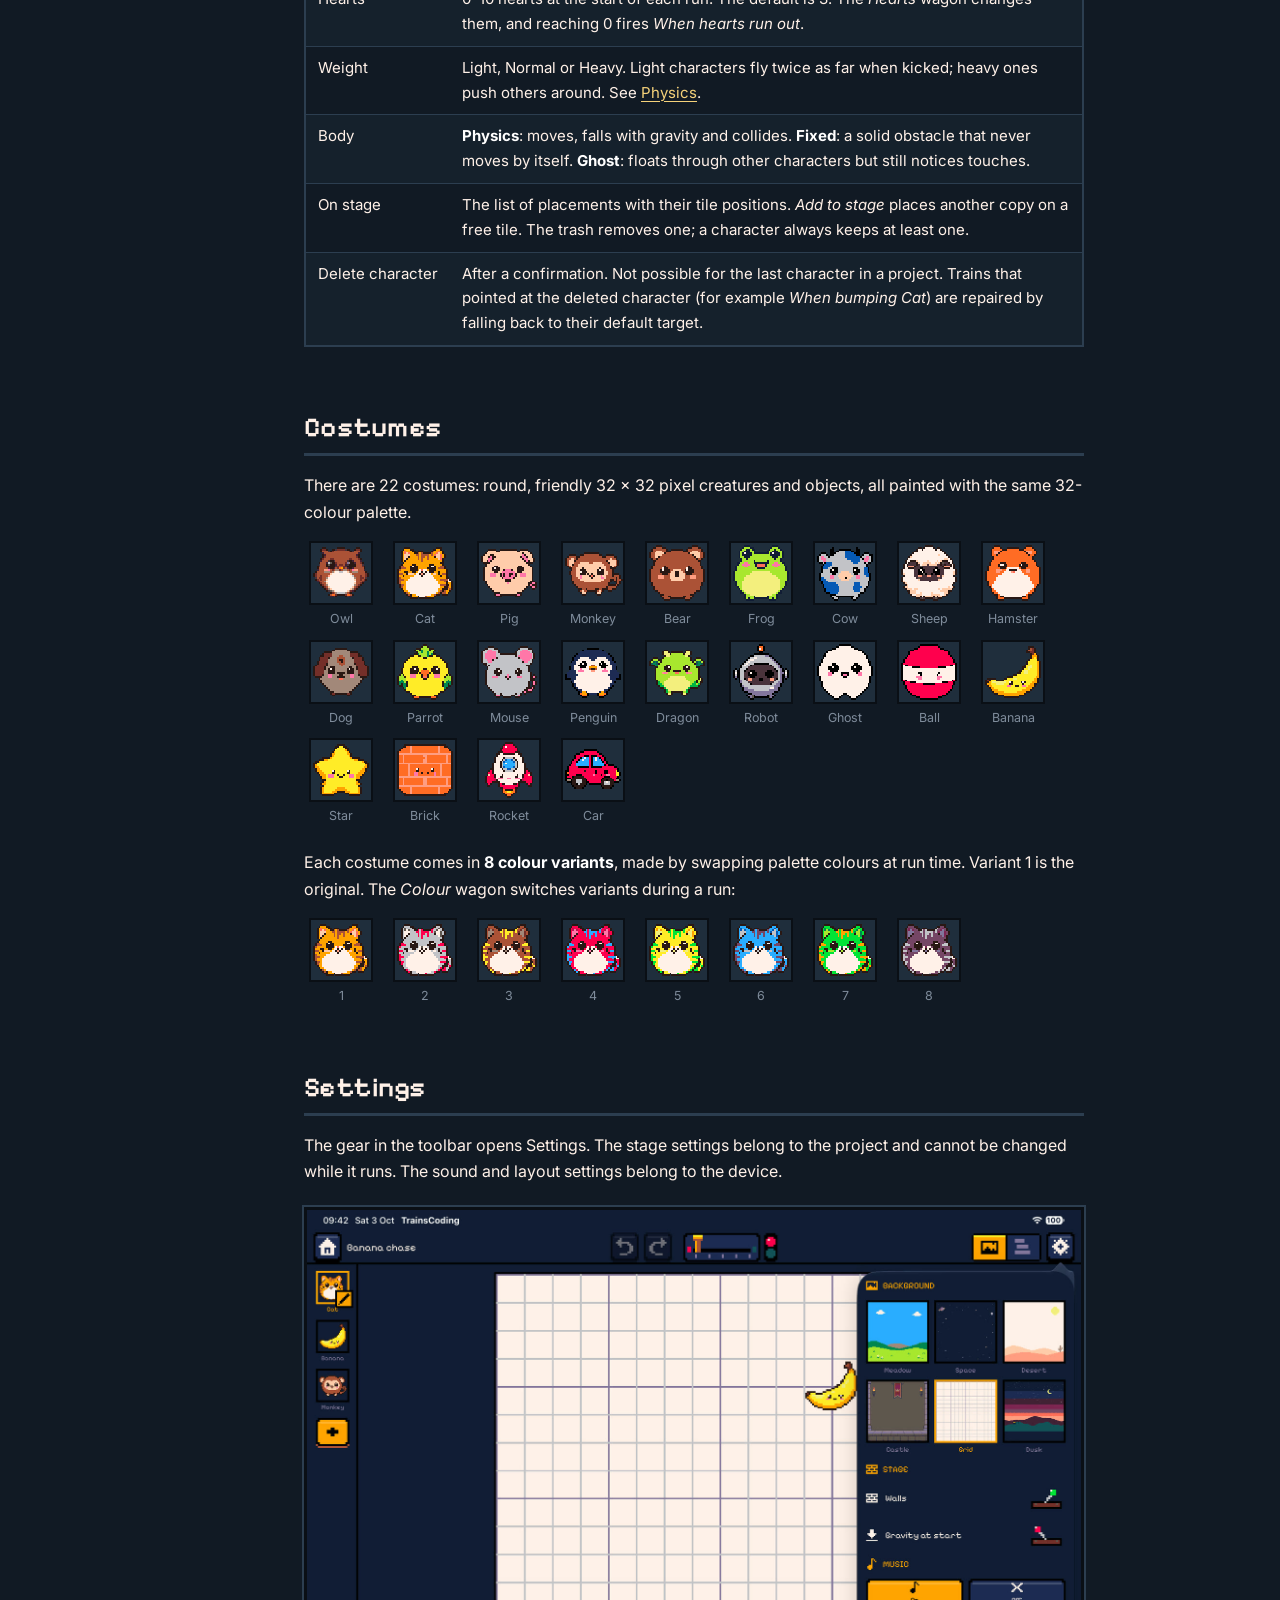
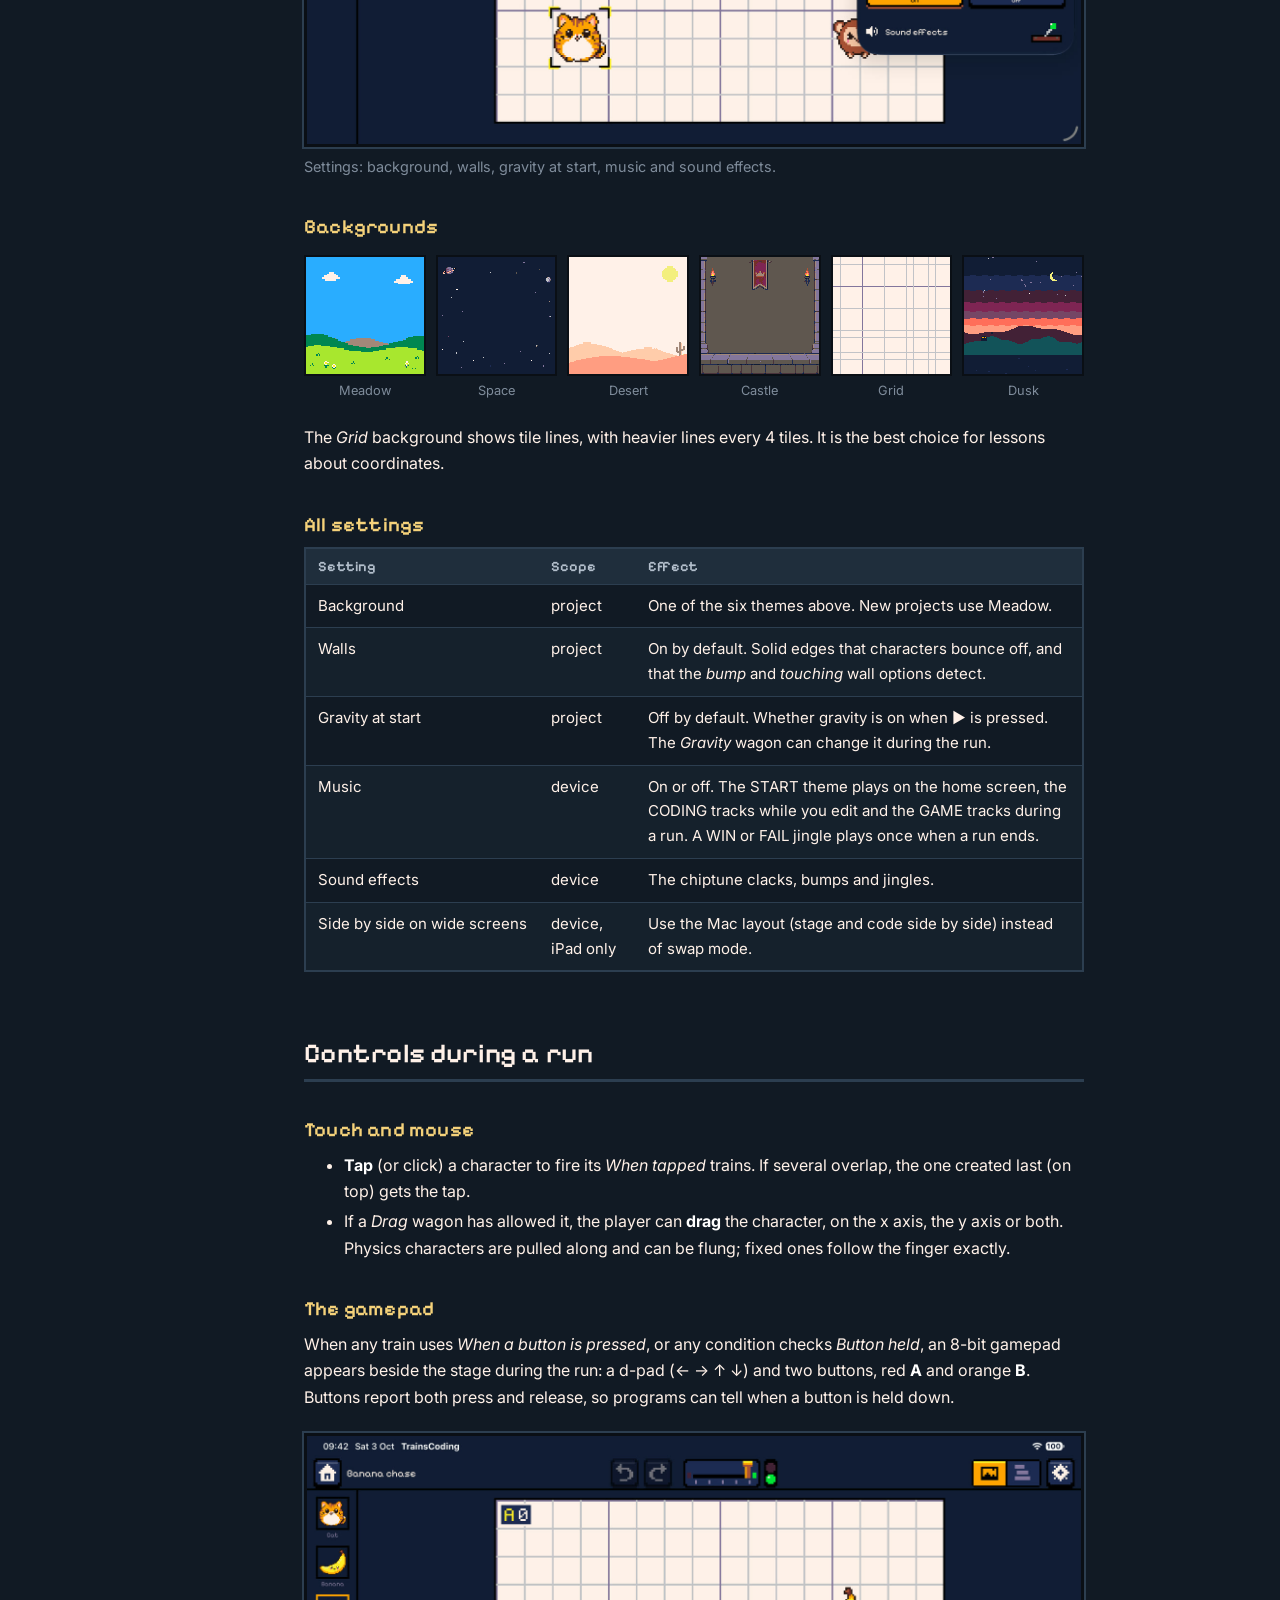
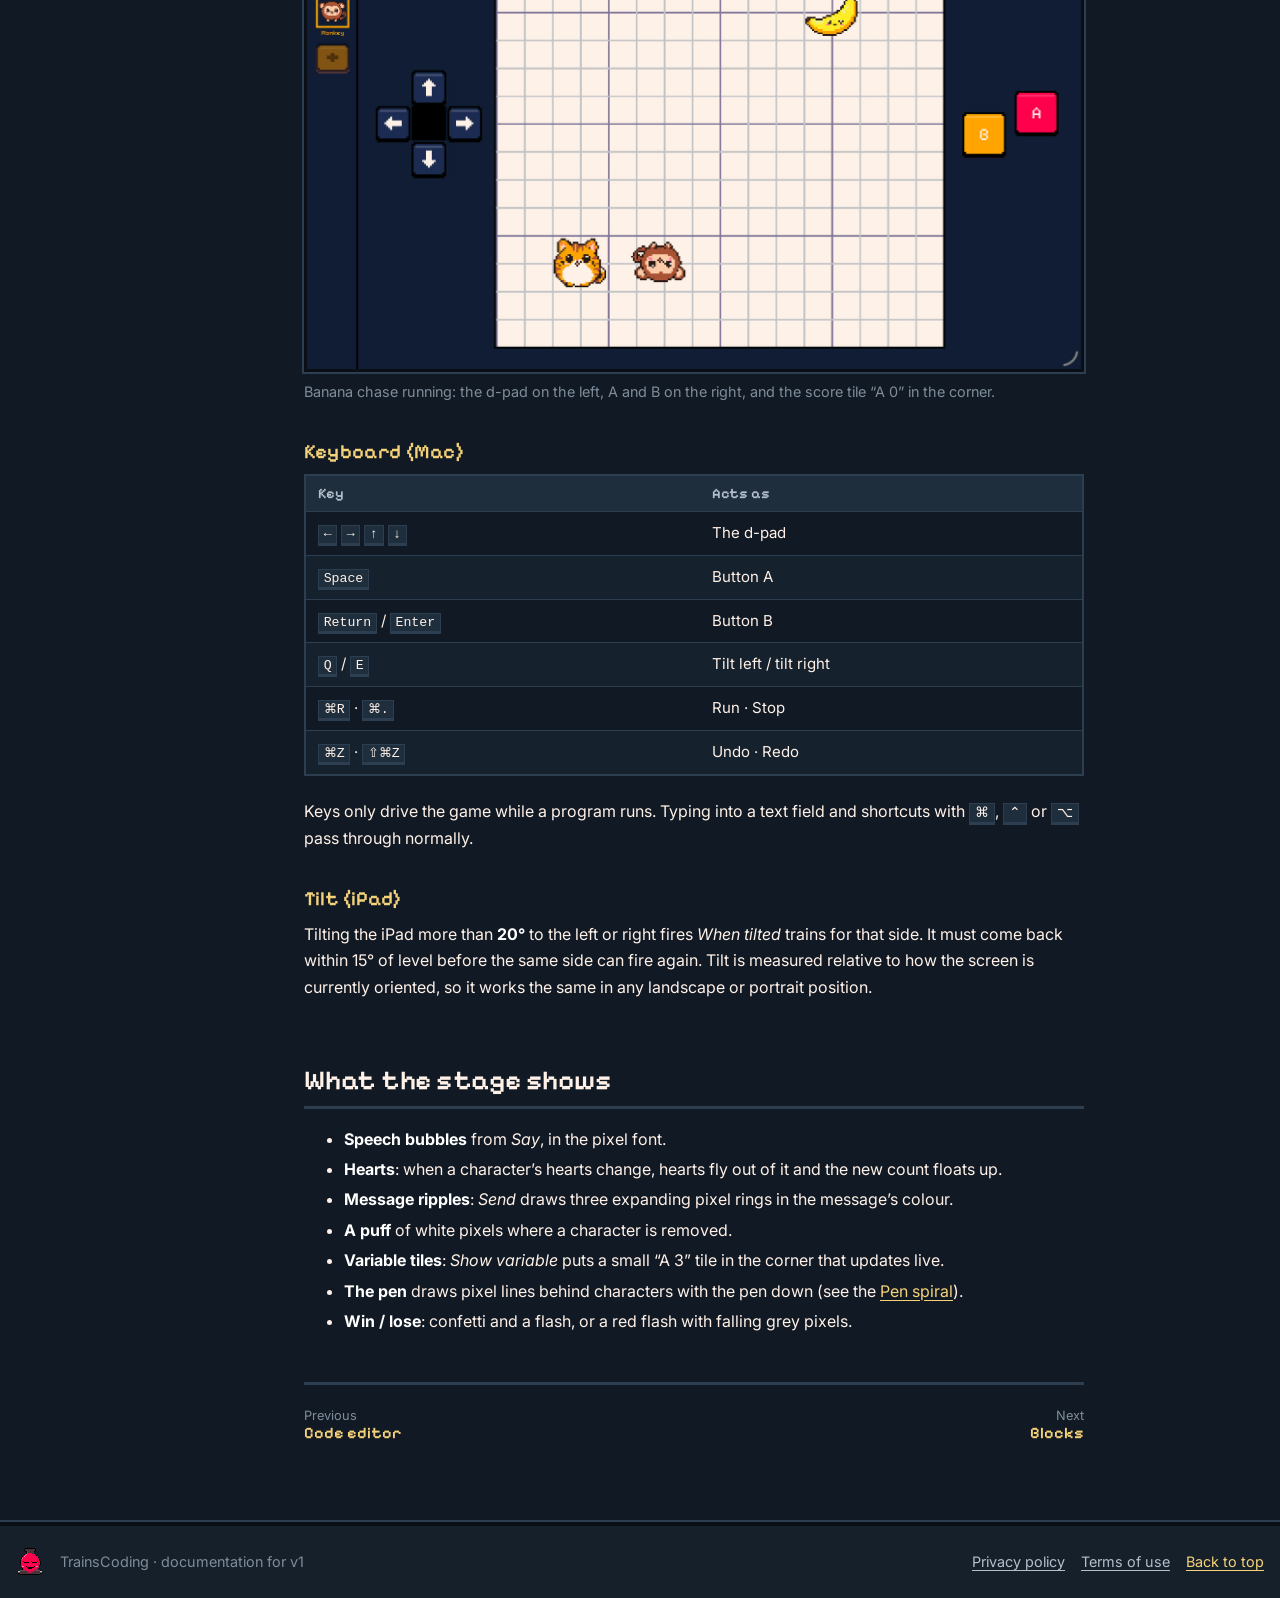
<file: stage.html>
<!doctype html>
<html lang="en">
<head>
<meta charset="utf-8">
<meta name="viewport" content="width=device-width, initial-scale=1">
<title>Stage &amp; characters · TrainsCoding</title>
<meta name="description" content="The TrainsCoding stage: the 16 by 16 tile world, characters and placements, the character inspector, costumes, backgrounds, settings and controls during a run.">
<link rel="icon" href="assets/art/appicon.png">
<link rel="preconnect" href="https://fonts.googleapis.com">
<link rel="preconnect" href="https://fonts.gstatic.com" crossorigin>
<link href="https://fonts.googleapis.com/css2?family=Inter:wght@400;600;700&family=Pixelify+Sans:wght@500;600&display=swap" rel="stylesheet">
<link rel="stylesheet" href="assets/css/site.css">
</head>
<body>

<header class="topbar">
  <div class="topbar-inner">
    <a class="brand" href="index.html"><img class="px" src="assets/art/mascot.png" alt=""><span><b>Trains</b>Coding</span></a>
    <button class="nav-toggle" aria-expanded="false" aria-controls="nav">Menu</button>
    <nav class="nav" id="nav">
      <a href="index.html">Home</a>
      <a href="guide.html">Guide</a>
      <a href="editor.html">Code editor</a>
      <a href="stage.html" aria-current="page">Stage &amp; characters</a>
      <a href="blocks.html">Blocks</a>
      <a href="engine.html">How a run works</a>
      <a href="samples.html">Samples</a>
    </nav>
  </div>
</header>

<div class="page">
  <aside class="toc" data-auto></aside>
  <main class="doc">
    <p class="eyebrow">Stage &amp; characters</p>
    <h1>The stage and its characters</h1>
    <p class="intro">The stage is where programs come to life: a square pixel world with characters, physics and a pen. This page explains how the world is measured, how characters are placed and configured, and how players interact during a run.</p>

    <h2 id="the-world">The world</h2>
    <p>The stage is always <strong>square</strong> and always shows the whole world. The world is <strong>16 × 16 tiles</strong> of 16 pixels each (256 × 256 pixels), drawn with hard, unsmoothed pixels at whatever size fits the screen.</p>
    <div class="diagram">
      <svg viewBox="0 0 560 330" role="img" aria-label="Coordinate system: x from 0 to 15 left to right, y from 0 to 15 bottom to top; angles 0 right, 90 up, 180 left, 270 down">
        <defs>
          <pattern id="tile" width="16" height="16" patternUnits="userSpaceOnUse"><rect width="16" height="16" fill="#fff1e8"/><path d="M16 0H0V16" fill="none" stroke="#c2c3c7" stroke-width="1"/></pattern>
          <marker id="ah" viewBox="0 0 10 10" refX="8" refY="5" markerWidth="7" markerHeight="7" orient="auto-start-reverse"><path d="M0 0L10 5L0 10z" fill="#e8b04a"/></marker>
        </defs>
        <g transform="translate(40 20)">
          <rect width="256" height="256" fill="url(#tile)" stroke="#0a0f15" stroke-width="3"/>
          <path d="M128 0V256M0 128H256" stroke="#83769c" stroke-width="1.5"/>
          <image href="assets/art/costume-owl-0.png" x="112" y="112" width="32" height="32" style="image-rendering:pixelated"/>
          <text x="128" y="160" fill="#1d2b53" font-size="11" text-anchor="middle" font-family="monospace">(8, 8)</text>
          <image href="assets/art/costume-cat-0.png" x="0" y="224" width="32" height="32" style="image-rendering:pixelated"/>
          <text x="36" y="250" fill="#1d2b53" font-size="11" font-family="monospace">(1, 1)</text>
          <g font-family="monospace" font-size="11" fill="#b3bfcc">
            <text x="0" y="272">0</text><text x="120" y="272">8</text><text x="244" y="272">15</text>
            <text x="-14" y="256">0</text><text x="-14" y="132">8</text><text x="-20" y="10">15</text>
          </g>
          <line x1="0" y1="290" x2="250" y2="290" stroke="#e8b04a" stroke-width="2" marker-end="url(#ah)"/>
          <text x="258" y="294" fill="#e8b04a" font-size="13" font-family="monospace">x</text>
          <line x1="-30" y1="256" x2="-30" y2="6" stroke="#e8b04a" stroke-width="2" marker-end="url(#ah)"/>
          <text x="-34" y="-4" fill="#e8b04a" font-size="13" font-family="monospace">y</text>
        </g>
        <g transform="translate(440 150)" font-family="monospace" font-size="13" fill="#fff1e8">
          <circle r="62" fill="none" stroke="#2c3e50" stroke-width="2"/>
          <line x1="0" y1="0" x2="58" y2="0" stroke="#29adff" stroke-width="3" marker-end="url(#ah)"/>
          <line x1="0" y1="0" x2="0" y2="-58" stroke="#29adff" stroke-width="3" marker-end="url(#ah)"/>
          <line x1="0" y1="0" x2="-58" y2="0" stroke="#29adff" stroke-width="3" marker-end="url(#ah)"/>
          <line x1="0" y1="0" x2="0" y2="58" stroke="#29adff" stroke-width="3" marker-end="url(#ah)"/>
          <text x="68" y="5">0°</text><text x="-12" y="-70">90°</text><text x="-100" y="5">180°</text><text x="-16" y="82">270°</text>
          <path d="M40 0A40 40 0 0 0 0 -40" fill="none" stroke="#e8b04a" stroke-width="2" marker-end="url(#ah)"/>
          <text x="-60" y="112" fill="#b3bfcc" font-size="12">counter-clockwise</text>
        </g>
      </svg>
    </div>
    <ul>
      <li><strong>Positions are in tiles.</strong> <em>x</em> runs 0–15 from left to right, and <em>y</em> runs 0–15 from <strong>bottom to top</strong>. A character’s position is its centre. Positions can be fractional, so <em>x 7.5</em> is fine.</li>
      <li><strong>Angles are in degrees.</strong> 0° faces right, 90° up, 180° left and 270° down, counting counter-clockwise. Angles are always kept in 0–359.</li>
      <li><strong>Sizes are in percent.</strong> At 100 % a character is 32 × 32 pixels, which is 2 × 2 tiles. Size ranges from 25 % to 300 %.</li>
      <li><strong>Times are in seconds.</strong></li>
    </ul>
    <p>By default there are <strong>walls</strong> just outside the four edges, so characters bounce off the sides and <em>When bumping a wall</em> trains can fire. Walls can be switched off in <a href="#settings">Settings</a>, and then characters can leave the stage.</p>

    <h2 id="characters-and-placements">Characters and placements</h2>
    <p>A <strong>character</strong> is a type: its name, costume, colour, hearts, weight, body and trains. A character can stand on the stage several times. Each copy is a <strong>placement</strong> with its own position, angle and size. All placements of a character run the <strong>same trains</strong>, but each one runs them for itself. With three bricks placed, a <em>When ▶ is pressed</em> train runs three times, once per brick.</p>
    <p>During a run, clones made by the <em>Clone</em> wagon behave like extra placements that exist only until the run stops.</p>

    <h3 id="adding-characters">Adding characters</h3>
    <p>Tap the brass <strong>+</strong> at the bottom of the dock and pick a costume. The new character:</p>
    <ul>
      <li>is named after its costume, with a number if the name is taken: “Cat”, “Cat 2”, “Cat 3”;</li>
      <li>stands on the free tile closest to the middle of the stage;</li>
      <li>starts with one empty <em>When ▶ is pressed</em> train, 3 hearts, normal weight and a physics body.</li>
    </ul>

    <h3 id="arranging-the-stage">Arranging the stage</h3>
    <p>While the program is stopped, the stage is in <strong>design mode</strong>. The selected character is marked with pixel corner brackets.</p>
    <div class="table-wrap"><table>
      <thead><tr><th>To…</th><th>iPad</th><th>Mac</th><th>Snaps to</th></tr></thead>
      <tbody>
        <tr><td>Select a character</td><td>Tap it</td><td>Click it</td><td>–</td></tr>
        <tr><td>Move it</td><td>Drag</td><td>Drag</td><td>half tiles</td></tr>
        <tr><td>Resize it</td><td>Pinch</td><td>Trackpad pinch, or scroll wheel over it</td><td>5 %, 25–300 %</td></tr>
        <tr><td>Turn it</td><td>Two-finger rotate</td><td>Trackpad rotate, or <kbd>⌥</kbd>-drag around it</td><td>15°</td></tr>
      </tbody>
    </table></div>
    <p>Pinching and rotating work anywhere on the stage when the selected character has only one placement. Dragging, pinching and rotating the same character at once count as <strong>one change</strong> for undo.</p>

    <h2 id="the-character-inspector">The character inspector</h2>
    <p>Tap the selected character’s chip in the dock (or choose <em>Edit character</em> from its menu) to open the inspector. Everything here is disabled while a program runs.</p>
    <figure><img class="shot" src="assets/shots/inspector.jpg" alt="The character inspector over the stage"><figcaption>The inspector: name, costume grid, colour, hearts, weight, body and placements.</figcaption></figure>
    <div class="table-wrap"><table>
      <thead><tr><th>Section</th><th>What it sets</th></tr></thead>
      <tbody>
        <tr><td class="k">Name</td><td>Up to 20 characters. The name is shown in target pickers (“When bumping <em>Banana</em>”).</td></tr>
        <tr><td class="k">Costume</td><td>The character’s picture (see <a href="#costumes">Costumes</a>).</td></tr>
        <tr><td class="k">Colour</td><td>One of 8 colour variants of the costume (palette swaps).</td></tr>
        <tr><td class="k">Hearts</td><td>0–10 hearts at the start of each run. The default is 3. The <em>Hearts</em> wagon changes them, and reaching 0 fires <em>When hearts run out</em>.</td></tr>
        <tr><td class="k">Weight</td><td>Light, Normal or Heavy. Light characters fly twice as far when kicked; heavy ones push others around. See <a href="engine.html#physics">Physics</a>.</td></tr>
        <tr><td class="k">Body</td><td><strong>Physics</strong>: moves, falls with gravity and collides. <strong>Fixed</strong>: a solid obstacle that never moves by itself. <strong>Ghost</strong>: floats through other characters but still notices touches.</td></tr>
        <tr><td class="k">On stage</td><td>The list of placements with their tile positions. <em>Add to stage</em> places another copy on a free tile. The trash removes one; a character always keeps at least one.</td></tr>
        <tr><td class="k">Delete character</td><td>After a confirmation. Not possible for the last character in a project. Trains that pointed at the deleted character (for example <em>When bumping Cat</em>) are repaired by falling back to their default target.</td></tr>
      </tbody>
    </table></div>

    <h2 id="costumes">Costumes</h2>
    <p>There are 22 costumes: round, friendly 32 × 32 pixel creatures and objects, all painted with the same 32-colour palette.</p>
    <div class="costumes">
      <figure><img src="assets/art/costume-owl-0.png" alt=""><figcaption>Owl</figcaption></figure>
      <figure><img src="assets/art/costume-cat-0.png" alt=""><figcaption>Cat</figcaption></figure>
      <figure><img src="assets/art/costume-pig-0.png" alt=""><figcaption>Pig</figcaption></figure>
      <figure><img src="assets/art/costume-monkey-0.png" alt=""><figcaption>Monkey</figcaption></figure>
      <figure><img src="assets/art/costume-bear-0.png" alt=""><figcaption>Bear</figcaption></figure>
      <figure><img src="assets/art/costume-frog-0.png" alt=""><figcaption>Frog</figcaption></figure>
      <figure><img src="assets/art/costume-cow-0.png" alt=""><figcaption>Cow</figcaption></figure>
      <figure><img src="assets/art/costume-sheep-0.png" alt=""><figcaption>Sheep</figcaption></figure>
      <figure><img src="assets/art/costume-hamster-0.png" alt=""><figcaption>Hamster</figcaption></figure>
      <figure><img src="assets/art/costume-dog-0.png" alt=""><figcaption>Dog</figcaption></figure>
      <figure><img src="assets/art/costume-parrot-0.png" alt=""><figcaption>Parrot</figcaption></figure>
      <figure><img src="assets/art/costume-mouse-0.png" alt=""><figcaption>Mouse</figcaption></figure>
      <figure><img src="assets/art/costume-penguin-0.png" alt=""><figcaption>Penguin</figcaption></figure>
      <figure><img src="assets/art/costume-dragon-0.png" alt=""><figcaption>Dragon</figcaption></figure>
      <figure><img src="assets/art/costume-robot-0.png" alt=""><figcaption>Robot</figcaption></figure>
      <figure><img src="assets/art/costume-ghost-0.png" alt=""><figcaption>Ghost</figcaption></figure>
      <figure><img src="assets/art/costume-ball-0.png" alt=""><figcaption>Ball</figcaption></figure>
      <figure><img src="assets/art/costume-banana-0.png" alt=""><figcaption>Banana</figcaption></figure>
      <figure><img src="assets/art/costume-star-0.png" alt=""><figcaption>Star</figcaption></figure>
      <figure><img src="assets/art/costume-brick-0.png" alt=""><figcaption>Brick</figcaption></figure>
      <figure><img src="assets/art/costume-rocket-0.png" alt=""><figcaption>Rocket</figcaption></figure>
      <figure><img src="assets/art/costume-car-0.png" alt=""><figcaption>Car</figcaption></figure>
    </div>
    <p>Each costume comes in <strong>8 colour variants</strong>, made by swapping palette colours at run time. Variant 1 is the original. The <em>Colour</em> wagon switches variants during a run:</p>
    <div class="costumes">
      <figure><img src="assets/art/costume-cat-0.png" alt=""><figcaption>1</figcaption></figure>
      <figure><img src="assets/art/costume-cat-1.png" alt=""><figcaption>2</figcaption></figure>
      <figure><img src="assets/art/costume-cat-2.png" alt=""><figcaption>3</figcaption></figure>
      <figure><img src="assets/art/costume-cat-3.png" alt=""><figcaption>4</figcaption></figure>
      <figure><img src="assets/art/costume-cat-4.png" alt=""><figcaption>5</figcaption></figure>
      <figure><img src="assets/art/costume-cat-5.png" alt=""><figcaption>6</figcaption></figure>
      <figure><img src="assets/art/costume-cat-6.png" alt=""><figcaption>7</figcaption></figure>
      <figure><img src="assets/art/costume-cat-7.png" alt=""><figcaption>8</figcaption></figure>
    </div>

    <h2 id="settings">Settings</h2>
    <p>The gear in the toolbar opens Settings. The stage settings belong to the project and cannot be changed while it runs. The sound and layout settings belong to the device.</p>
    <figure><img class="shot" src="assets/shots/settings.jpg" alt="The settings popover"><figcaption>Settings: background, walls, gravity at start, music and sound effects.</figcaption></figure>
    <h3 id="backgrounds">Backgrounds</h3>
    <div class="bgs">
      <figure><img src="assets/art/background-meadow.png" alt=""><figcaption>Meadow</figcaption></figure>
      <figure><img src="assets/art/background-space.png" alt=""><figcaption>Space</figcaption></figure>
      <figure><img src="assets/art/background-desert.png" alt=""><figcaption>Desert</figcaption></figure>
      <figure><img src="assets/art/background-castle.png" alt=""><figcaption>Castle</figcaption></figure>
      <figure><img src="assets/art/background-grid.png" alt=""><figcaption>Grid</figcaption></figure>
      <figure><img src="assets/art/background-dusk.png" alt=""><figcaption>Dusk</figcaption></figure>
    </div>
    <p>The <em>Grid</em> background shows tile lines, with heavier lines every 4 tiles. It is the best choice for lessons about coordinates.</p>
    <h3 id="all-settings">All settings</h3>
    <div class="table-wrap"><table>
      <thead><tr><th>Setting</th><th>Scope</th><th>Effect</th></tr></thead>
      <tbody>
        <tr><td class="k">Background</td><td>project</td><td>One of the six themes above. New projects use Meadow.</td></tr>
        <tr><td class="k">Walls</td><td>project</td><td>On by default. Solid edges that characters bounce off, and that the <em>bump</em> and <em>touching</em> wall options detect.</td></tr>
        <tr><td class="k">Gravity at start</td><td>project</td><td>Off by default. Whether gravity is on when ▶ is pressed. The <em>Gravity</em> wagon can change it during the run.</td></tr>
        <tr><td class="k">Music</td><td>device</td><td>On or off. The START theme plays on the home screen, the CODING tracks while you edit and the GAME tracks during a run. A WIN or FAIL jingle plays once when a run ends.</td></tr>
        <tr><td class="k">Sound effects</td><td>device</td><td>The chiptune clacks, bumps and jingles.</td></tr>
        <tr><td class="k">Side by side on wide screens</td><td>device, iPad only</td><td>Use the Mac layout (stage and code side by side) instead of swap mode.</td></tr>
      </tbody>
    </table></div>

    <h2 id="controls-during-a-run">Controls during a run</h2>
    <h3 id="touch-and-mouse">Touch and mouse</h3>
    <ul>
      <li><strong>Tap</strong> (or click) a character to fire its <em>When tapped</em> trains. If several overlap, the one created last (on top) gets the tap.</li>
      <li>If a <em>Drag</em> wagon has allowed it, the player can <strong>drag</strong> the character, on the x axis, the y axis or both. Physics characters are pulled along and can be flung; fixed ones follow the finger exactly.</li>
    </ul>
    <h3 id="the-gamepad">The gamepad</h3>
    <p>When any train uses <em>When a button is pressed</em>, or any condition checks <em>Button held</em>, an 8-bit gamepad appears beside the stage during the run: a d-pad (← → ↑ ↓) and two buttons, red <strong>A</strong> and orange <strong>B</strong>. Buttons report both press and release, so programs can tell when a button is held down.</p>
    <figure><img class="shot" src="assets/shots/stage-running.jpg" alt="Banana chase running with the gamepad visible"><figcaption>Banana chase running: the d-pad on the left, A and B on the right, and the score tile “A 0” in the corner.</figcaption></figure>
    <h3 id="keyboard-mac">Keyboard (Mac)</h3>
    <div class="table-wrap"><table>
      <thead><tr><th>Key</th><th>Acts as</th></tr></thead>
      <tbody>
        <tr><td class="k"><kbd>←</kbd> <kbd>→</kbd> <kbd>↑</kbd> <kbd>↓</kbd></td><td>The d-pad</td></tr>
        <tr><td class="k"><kbd>Space</kbd></td><td>Button A</td></tr>
        <tr><td class="k"><kbd>Return</kbd> / <kbd>Enter</kbd></td><td>Button B</td></tr>
        <tr><td class="k"><kbd>Q</kbd> / <kbd>E</kbd></td><td>Tilt left / tilt right</td></tr>
        <tr><td class="k"><kbd>⌘R</kbd> · <kbd>⌘.</kbd></td><td>Run · Stop</td></tr>
        <tr><td class="k"><kbd>⌘Z</kbd> · <kbd>⇧⌘Z</kbd></td><td>Undo · Redo</td></tr>
      </tbody>
    </table></div>
    <p>Keys only drive the game while a program runs. Typing into a text field and shortcuts with <kbd>⌘</kbd>, <kbd>⌃</kbd> or <kbd>⌥</kbd> pass through normally.</p>
    <h3 id="tilt-ipad">Tilt (iPad)</h3>
    <p>Tilting the iPad more than <strong>20°</strong> to the left or right fires <em>When tilted</em> trains for that side. It must come back within 15° of level before the same side can fire again. Tilt is measured relative to how the screen is currently oriented, so it works the same in any landscape or portrait position.</p>

    <h2 id="what-the-stage-shows">What the stage shows</h2>
    <ul>
      <li><strong>Speech bubbles</strong> from <em>Say</em>, in the pixel font.</li>
      <li><strong>Hearts</strong>: when a character’s hearts change, hearts fly out of it and the new count floats up.</li>
      <li><strong>Message ripples</strong>: <em>Send</em> draws three expanding pixel rings in the message’s colour.</li>
      <li><strong>A puff</strong> of white pixels where a character is removed.</li>
      <li><strong>Variable tiles</strong>: <em>Show variable</em> puts a small “A 3” tile in the corner that updates live.</li>
      <li><strong>The pen</strong> draws pixel lines behind characters with the pen down (see the <a href="samples.html#pen-spiral">Pen spiral</a>).</li>
      <li><strong>Win / lose</strong>: confetti and a flash, or a red flash with falling grey pixels.</li>
    </ul>

    <nav class="pager"><a href="editor.html"><span>Previous</span>Code editor</a><a class="next" href="blocks.html"><span>Next</span>Blocks</a></nav>
  </main>
</div>

<footer class="site">
  <div class="inner">
    <img class="px" src="assets/art/mascot-blinking.png" alt="">
    <span>TrainsCoding · documentation for v1</span>
    <span class="spacer"></span>
    <nav class="legal"><a href="privacy.html">Privacy policy</a><a href="terms.html">Terms of use</a></nav>
    <a href="#">Back to top</a>
  </div>
</footer>
<script src="assets/js/site.js"></script>
</body>
</html>
</file>
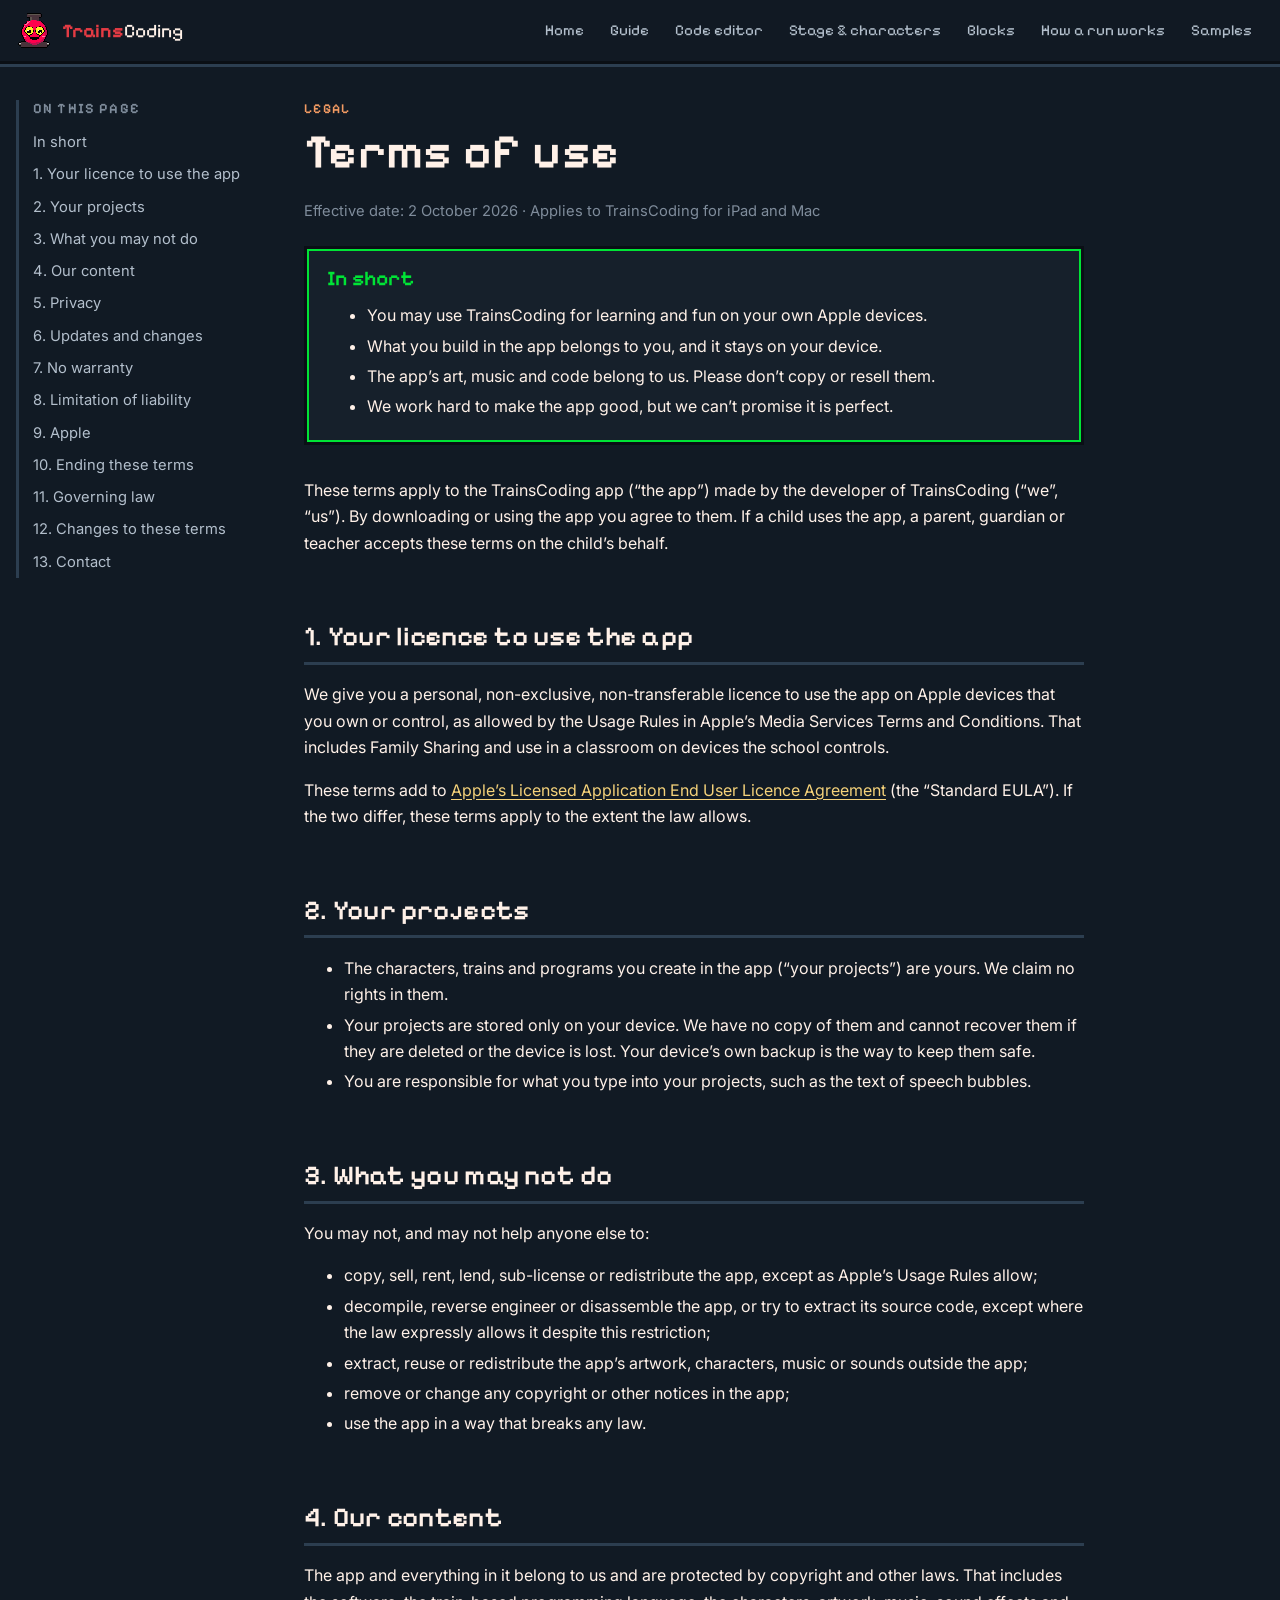
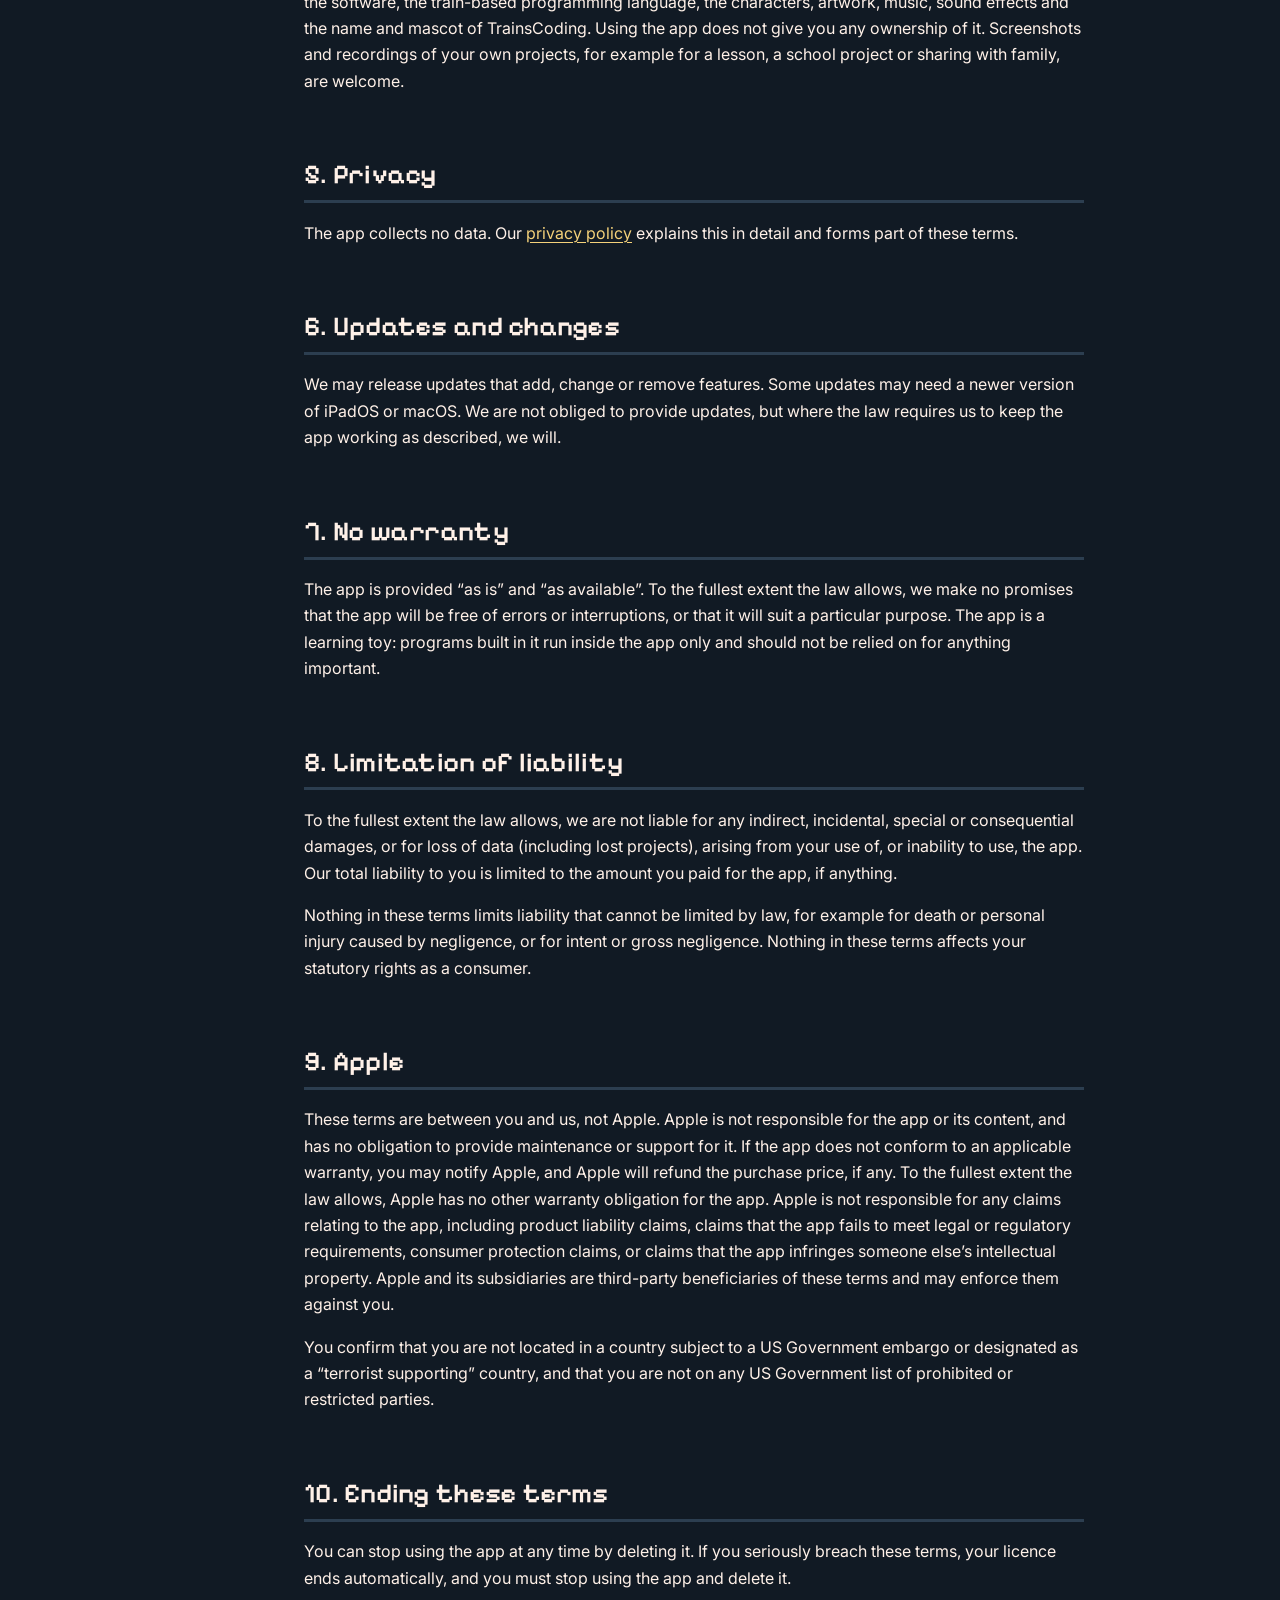
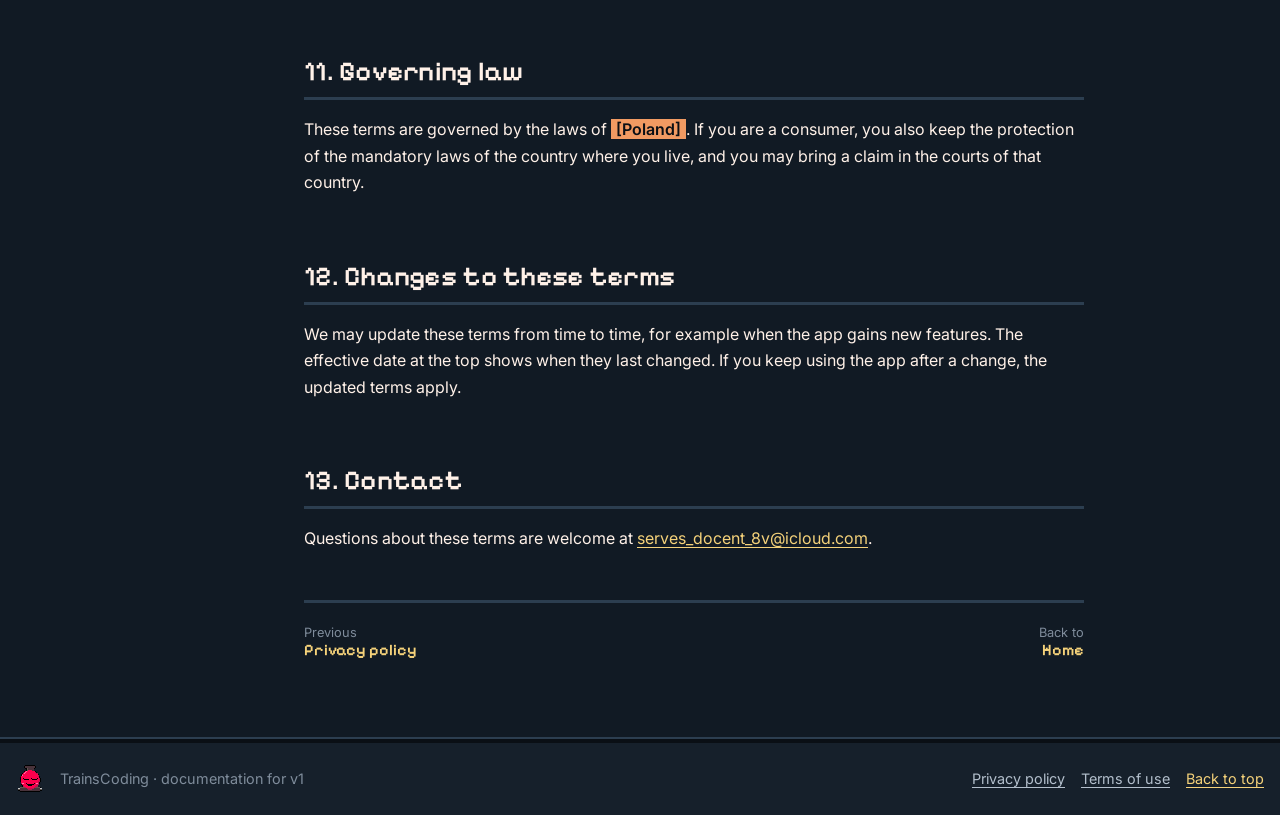
<file: terms.html>
<!doctype html>
<html lang="en">
<head>
<meta charset="utf-8">
<meta name="viewport" content="width=device-width, initial-scale=1">
<title>Terms of use · TrainsCoding</title>
<meta name="description" content="The terms of use for the TrainsCoding app for iPad and Mac.">
<link rel="icon" href="assets/art/appicon.png">
<link rel="preconnect" href="https://fonts.googleapis.com">
<link rel="preconnect" href="https://fonts.gstatic.com" crossorigin>
<link href="https://fonts.googleapis.com/css2?family=Inter:wght@400;600;700&family=Pixelify+Sans:wght@500;600&display=swap" rel="stylesheet">
<link rel="stylesheet" href="assets/css/site.css">
</head>
<body>

<header class="topbar">
  <div class="topbar-inner">
    <a class="brand" href="index.html"><img class="px" src="assets/art/mascot.png" alt=""><span><b>Trains</b>Coding</span></a>
    <button class="nav-toggle" aria-expanded="false" aria-controls="nav">Menu</button>
    <nav class="nav" id="nav">
      <a href="index.html">Home</a>
      <a href="guide.html">Guide</a>
      <a href="editor.html">Code editor</a>
      <a href="stage.html">Stage &amp; characters</a>
      <a href="blocks.html">Blocks</a>
      <a href="engine.html">How a run works</a>
      <a href="samples.html">Samples</a>
    </nav>
  </div>
</header>

<div class="page">
  <aside class="toc" data-auto></aside>
  <main class="doc">
    <p class="eyebrow">Legal</p>
    <h1>Terms of use</h1>
    <p class="meta">Effective date: 2 October 2026 · Applies to TrainsCoding for iPad and Mac</p>

    <div class="legal-summary">
      <h2 id="in-short" data-toc="In short">In short</h2>
      <ul>
        <li>You may use TrainsCoding for learning and fun on your own Apple devices.</li>
        <li>What you build in the app belongs to you, and it stays on your device.</li>
        <li>The app’s art, music and code belong to us. Please don’t copy or resell them.</li>
        <li>We work hard to make the app good, but we can’t promise it is perfect.</li>
      </ul>
    </div>

    <p>These terms apply to the TrainsCoding app (“the app”) made by the developer of TrainsCoding (“we”, “us”). By downloading or using the app you agree to them. If a child uses the app, a parent, guardian or teacher accepts these terms on the child’s behalf.</p>

    <h2 id="licence">1. Your licence to use the app</h2>
    <p>We give you a personal, non-exclusive, non-transferable licence to use the app on Apple devices that you own or control, as allowed by the Usage Rules in Apple’s Media Services Terms and Conditions. That includes Family Sharing and use in a classroom on devices the school controls.</p>
    <p>These terms add to <a href="https://www.apple.com/legal/internet-services/itunes/dev/stdeula/">Apple’s Licensed Application End User Licence Agreement</a> (the “Standard EULA”). If the two differ, these terms apply to the extent the law allows.</p>

    <h2 id="your-projects">2. Your projects</h2>
    <ul>
      <li>The characters, trains and programs you create in the app (“your projects”) are yours. We claim no rights in them.</li>
      <li>Your projects are stored only on your device. We have no copy of them and cannot recover them if they are deleted or the device is lost. Your device’s own backup is the way to keep them safe.</li>
      <li>You are responsible for what you type into your projects, such as the text of speech bubbles.</li>
    </ul>

    <h2 id="what-you-may-not-do">3. What you may not do</h2>
    <p>You may not, and may not help anyone else to:</p>
    <ul>
      <li>copy, sell, rent, lend, sub-license or redistribute the app, except as Apple’s Usage Rules allow;</li>
      <li>decompile, reverse engineer or disassemble the app, or try to extract its source code, except where the law expressly allows it despite this restriction;</li>
      <li>extract, reuse or redistribute the app’s artwork, characters, music or sounds outside the app;</li>
      <li>remove or change any copyright or other notices in the app;</li>
      <li>use the app in a way that breaks any law.</li>
    </ul>

    <h2 id="our-content">4. Our content</h2>
    <p>The app and everything in it belong to us and are protected by copyright and other laws. That includes the software, the train-based programming language, the characters, artwork, music, sound effects and the name and mascot of TrainsCoding. Using the app does not give you any ownership of it. Screenshots and recordings of your own projects, for example for a lesson, a school project or sharing with family, are welcome.</p>

    <h2 id="privacy">5. Privacy</h2>
    <p>The app collects no data. Our <a href="privacy.html">privacy policy</a> explains this in detail and forms part of these terms.</p>

    <h2 id="updates">6. Updates and changes</h2>
    <p>We may release updates that add, change or remove features. Some updates may need a newer version of iPadOS or macOS. We are not obliged to provide updates, but where the law requires us to keep the app working as described, we will.</p>

    <h2 id="warranty">7. No warranty</h2>
    <p>The app is provided “as is” and “as available”. To the fullest extent the law allows, we make no promises that the app will be free of errors or interruptions, or that it will suit a particular purpose. The app is a learning toy: programs built in it run inside the app only and should not be relied on for anything important.</p>

    <h2 id="liability">8. Limitation of liability</h2>
    <p>To the fullest extent the law allows, we are not liable for any indirect, incidental, special or consequential damages, or for loss of data (including lost projects), arising from your use of, or inability to use, the app. Our total liability to you is limited to the amount you paid for the app, if anything.</p>
    <p>Nothing in these terms limits liability that cannot be limited by law, for example for death or personal injury caused by negligence, or for intent or gross negligence. Nothing in these terms affects your statutory rights as a consumer.</p>

    <h2 id="apple">9. Apple</h2>
    <p>These terms are between you and us, not Apple. Apple is not responsible for the app or its content, and has no obligation to provide maintenance or support for it. If the app does not conform to an applicable warranty, you may notify Apple, and Apple will refund the purchase price, if any. To the fullest extent the law allows, Apple has no other warranty obligation for the app. Apple is not responsible for any claims relating to the app, including product liability claims, claims that the app fails to meet legal or regulatory requirements, consumer protection claims, or claims that the app infringes someone else’s intellectual property. Apple and its subsidiaries are third-party beneficiaries of these terms and may enforce them against you.</p>
    <p>You confirm that you are not located in a country subject to a US Government embargo or designated as a “terrorist supporting” country, and that you are not on any US Government list of prohibited or restricted parties.</p>

    <h2 id="ending">10. Ending these terms</h2>
    <p>You can stop using the app at any time by deleting it. If you seriously breach these terms, your licence ends automatically, and you must stop using the app and delete it.</p>

    <h2 id="law">11. Governing law</h2>
    <p>These terms are governed by the laws of <mark class="todo">[Poland]</mark>. If you are a consumer, you also keep the protection of the mandatory laws of the country where you live, and you may bring a claim in the courts of that country.</p>

    <h2 id="changes">12. Changes to these terms</h2>
    <p>We may update these terms from time to time, for example when the app gains new features. The effective date at the top shows when they last changed. If you keep using the app after a change, the updated terms apply.</p>

    <h2 id="contact">13. Contact</h2>
    <p>Questions about these terms are welcome at <a href="mailto:serves_docent_8v@icloud.com">serves_docent_8v@icloud.com</a>.</p>

    <nav class="pager"><a href="privacy.html"><span>Previous</span>Privacy policy</a><a class="next" href="index.html"><span>Back to</span>Home</a></nav>
  </main>
</div>

<footer class="site">
  <div class="inner">
    <img class="px" src="assets/art/mascot-blinking.png" alt="">
    <span>TrainsCoding · documentation for v1</span>
    <span class="spacer"></span>
    <nav class="legal"><a href="privacy.html">Privacy policy</a><a href="terms.html">Terms of use</a></nav>
    <a href="#">Back to top</a>
  </div>
</footer>
<script src="assets/js/site.js"></script>
</body>
</html>
</file>
<file: assets/css/site.css>
/* TrainsCoding documentation — "Signal Box at Dusk" */

:root {
  --night: #1b1838;
  --dusk: #5d3470;
  --glow: #f19a62;
  --hill: #2e2752;
  --teal: #1d3d4f;
  --bg: #111a24;
  --panel: #16202b;
  --panel-2: #1f2e3c;
  --line: #2c3e50;
  --edge: #0a0f15;
  --ink: #fff1e8;
  --dim: #b3bfcc;
  --faint: #7f8c9b;
  --brass: #e8b04a;
  --brass-light: #f5d27a;
  --red: #e43b44;
  --go: #00e436;

  --c-events: #ff004d;
  --c-motion: #29adff;
  --c-looks: #83769c;
  --c-control: #ffa300;
  --c-physics: #00e436;
  --c-data: #ffec27;

  --pixel: "Pixelify Sans", "Silkscreen", ui-monospace, monospace;
  --sans: "Inter", ui-sans-serif, system-ui, -apple-system, "Segoe UI", sans-serif;
  --mono: ui-monospace, "SF Mono", Menlo, Consolas, monospace;

  --radius: 0;
  --content: 780px;
}

* { box-sizing: border-box; }
html { scroll-behavior: smooth; scroll-padding-top: 84px; }
body {
  margin: 0;
  background: var(--bg);
  color: var(--ink);
  font: 16px/1.65 var(--sans);
  -webkit-font-smoothing: antialiased;
}
img { max-width: 100%; }
.px, .px img { image-rendering: pixelated; image-rendering: crisp-edges; }

a { color: var(--brass-light); text-decoration-thickness: 1px; text-underline-offset: 3px; }
a:hover { color: #fff; }

h1, h2, h3, h4 { font-family: var(--pixel); font-weight: 600; line-height: 1.2; letter-spacing: .01em; }
h1 { font-size: clamp(2rem, 5vw, 3rem); margin: 0 0 .4em; }
h2 { font-size: 1.7rem; margin: 2.4em 0 .6em; padding-bottom: .3em; border-bottom: 3px solid var(--line); }
h3 { font-size: 1.25rem; margin: 1.8em 0 .5em; color: var(--brass-light); }
h4 { font-size: 1.05rem; margin: 1.4em 0 .4em; }
p, ul, ol { margin: 0 0 1em; }
li { margin: .25em 0; }
code, kbd {
  font: .88em var(--mono);
  background: var(--panel-2);
  border: 1px solid var(--line);
  padding: .08em .35em;
}
kbd { border-bottom-width: 3px; }
pre {
  background: var(--edge);
  border: 2px solid var(--line);
  padding: 14px 16px;
  overflow-x: auto;
  font: 13.5px/1.55 var(--mono);
  margin: 0 0 1.2em;
}
pre code { background: none; border: 0; padding: 0; font-size: inherit; }
hr { border: 0; border-top: 3px dashed var(--line); margin: 2.5em 0; }
strong { color: #fff; }

/* ---------- Top bar ---------- */

.topbar {
  position: sticky; top: 0; z-index: 20;
  background: rgba(17, 26, 36, .94);
  backdrop-filter: blur(6px);
  border-bottom: 3px solid var(--edge);
  box-shadow: 0 3px 0 var(--line);
}
.topbar-inner {
  max-width: 1280px; margin: 0 auto;
  display: flex; align-items: center; gap: 16px;
  padding: 10px 16px;
}
.brand {
  display: flex; align-items: center; gap: 10px;
  font-family: var(--pixel); font-size: 1.2rem; color: var(--ink); text-decoration: none;
  white-space: nowrap;
}
.brand img { width: 36px; height: 36px; }
.brand span b { color: var(--red); }
.nav { display: flex; gap: 2px; margin-left: auto; flex-wrap: wrap; }
.nav a {
  font-family: var(--pixel); font-size: .95rem;
  color: var(--dim); text-decoration: none;
  padding: 6px 10px; border: 2px solid transparent;
}
.nav a:hover { color: var(--ink); background: var(--panel-2); }
.nav a[aria-current="page"] { color: var(--edge); background: var(--brass); border-color: var(--edge); }
.nav-toggle {
  display: none; margin-left: auto;
  font: 600 .95rem var(--pixel); color: var(--ink);
  background: var(--panel-2); border: 2px solid var(--line); padding: 6px 12px; cursor: pointer;
}

@media (max-width: 1060px) {
  .nav-toggle { display: block; }
  .nav { display: none; position: absolute; left: 0; right: 0; top: 100%;
         flex-direction: column; background: var(--panel); border-bottom: 3px solid var(--edge); padding: 8px 16px 14px; }
  .nav.open { display: flex; }
  .nav a { padding: 10px 8px; }
}

/* ---------- Hero ---------- */

.hero {
  position: relative; overflow: hidden;
  background:
    linear-gradient(180deg, var(--night) 0%, var(--night) 34%, #3b2558 34%, #3b2558 50%, var(--dusk) 50%, var(--dusk) 64%, #a8566a 64%, #a8566a 72%, var(--glow) 72%);
  border-bottom: 4px solid var(--edge);
}
.hero::before { /* stars */
  content: ""; position: absolute; inset: 0 0 40% 0; pointer-events: none;
  background-image:
    radial-gradient(2px 2px at 8% 18%, #fff 50%, transparent 51%),
    radial-gradient(2px 2px at 22% 8%, #fff8 50%, transparent 51%),
    radial-gradient(2px 2px at 37% 26%, #fff 50%, transparent 51%),
    radial-gradient(2px 2px at 54% 12%, #fffa 50%, transparent 51%),
    radial-gradient(2px 2px at 68% 30%, #fff 50%, transparent 51%),
    radial-gradient(2px 2px at 79% 6%, #fff9 50%, transparent 51%),
    radial-gradient(2px 2px at 91% 22%, #fff 50%, transparent 51%),
    radial-gradient(3px 3px at 46% 40%, #fff6 50%, transparent 51%);
}
.hero-hills {
  position: absolute; left: 0; right: 0; bottom: 0; width: 100%; height: 120px; pointer-events: none;
}
.hero-inner {
  position: relative; z-index: 1;
  max-width: 1180px; margin: 0 auto; padding: 56px 16px 120px;
  display: grid; grid-template-columns: 1fr 1.15fr; gap: 40px; align-items: center;
}
.hero h1 { font-size: clamp(2.2rem, 4.6vw, 3.4rem); text-shadow: 4px 4px 0 var(--edge); margin-bottom: .2em; }
.hero h1 b { color: var(--red); }
.hero .lede { font-size: 1.2rem; color: #fff; max-width: 34em; text-shadow: 0 2px 0 rgba(0,0,0,.35); }
.hero-mascot { width: 96px; height: 96px; margin-bottom: 10px; filter: drop-shadow(4px 4px 0 var(--edge)); }
.hero-shot { border: 4px solid var(--edge); box-shadow: 8px 8px 0 rgba(10,15,21,.6); display: block; width: 100%; }
.badges { display: flex; flex-wrap: wrap; gap: 8px; margin: 18px 0 24px; }
.badge {
  font: 600 .85rem var(--pixel); color: var(--edge);
  background: var(--brass); border: 2px solid var(--edge); padding: 3px 9px;
}
.badge.alt { background: var(--panel-2); color: var(--ink); border-color: var(--line); }
.btn {
  display: inline-block; font: 600 1.05rem var(--pixel); text-decoration: none;
  color: var(--edge); background: var(--brass);
  border: 3px solid var(--edge); box-shadow: 0 4px 0 var(--edge);
  padding: 10px 18px; margin: 0 10px 10px 0;
}
.btn:hover { background: var(--brass-light); color: var(--edge); transform: translateY(1px); box-shadow: 0 3px 0 var(--edge); }
.btn.ghost { background: var(--panel); color: var(--ink); }
.btn.ghost:hover { background: var(--panel-2); color: #fff; }

@media (max-width: 860px) {
  .hero-inner { grid-template-columns: 1fr; padding-top: 36px; }
}

/* ---------- Page layout ---------- */

.page {
  max-width: 1280px; margin: 0 auto; padding: 36px 16px 80px;
  display: grid; grid-template-columns: 240px minmax(0, 1fr); gap: 48px;
}
.page.wide { grid-template-columns: minmax(0, 1fr); max-width: 1180px; }
.toc {
  position: sticky; top: 92px; align-self: start;
  max-height: calc(100vh - 110px); overflow-y: auto;
  font-size: .92rem;
  border-left: 3px solid var(--line); padding-left: 14px;
}
.toc h4 { margin: 0 0 .6em; font-size: .9rem; color: var(--faint); text-transform: uppercase; letter-spacing: .08em; }
.toc ol { list-style: none; padding: 0; margin: 0; }
.toc li { margin: 0; }
.toc a { display: block; color: var(--dim); text-decoration: none; padding: 4px 0; }
.toc a:hover { color: var(--brass-light); }
.toc ol ol { padding-left: 12px; font-size: .88rem; }
.doc { max-width: var(--content); min-width: 0; }
.doc > h1:first-child { margin-top: 0; }
.doc .intro { font-size: 1.15rem; color: var(--dim); }
.page.wide .doc { max-width: none; }

@media (max-width: 900px) {
  .page { grid-template-columns: minmax(0, 1fr); gap: 20px; }
  .toc { position: static; max-height: none; border-left: 0; border: 2px solid var(--line); padding: 12px 14px; background: var(--panel); }
}

.eyebrow { font: 600 .85rem var(--pixel); color: var(--glow); text-transform: uppercase; letter-spacing: .1em; margin-bottom: .4em; }

/* ---------- Cards & grids ---------- */

.grid { display: grid; gap: 16px; }
.grid > *, .hero-inner > *, .shots > * { min-width: 0; }
.grid.two { grid-template-columns: repeat(2, minmax(0, 1fr)); }
.grid.three { grid-template-columns: repeat(3, minmax(0, 1fr)); }
.grid.four { grid-template-columns: repeat(4, minmax(0, 1fr)); }
@media (max-width: 860px) { .grid.three, .grid.four { grid-template-columns: repeat(2, minmax(0, 1fr)); } }
@media (max-width: 560px) { .grid.two, .grid.three, .grid.four { grid-template-columns: minmax(0, 1fr); } }

.card {
  background: var(--panel); border: 3px solid var(--edge); box-shadow: 0 0 0 2px var(--line) inset;
  padding: 18px 18px 14px;
}
.card h3 { margin-top: 0; font-size: 1.1rem; }
.card p:last-child { margin-bottom: 0; }
.card .icon { width: 40px; height: 40px; margin-bottom: 8px; }
a.card { display: block; color: var(--ink); text-decoration: none; }
a.card:hover { background: var(--panel-2); box-shadow: 0 0 0 2px var(--brass) inset; }
a.card .more { font: 600 .9rem var(--pixel); color: var(--brass); }

.section { max-width: 1180px; margin: 0 auto; padding: 56px 16px 0; }
.section > h2 { border: 0; margin-top: 0; }

/* ---------- Figures ---------- */

figure { margin: 1.4em 0 1.8em; }
figure img.shot { display: block; width: 100%; border: 3px solid var(--edge); box-shadow: 0 0 0 2px var(--line); }
figcaption { font-size: .9rem; color: var(--faint); margin-top: 8px; }
.shots { display: grid; grid-template-columns: repeat(2, minmax(0, 1fr)); gap: 16px; }
.shots figure { margin: 0; }
.shots + p { margin-top: 1.2em; }
@media (max-width: 640px) { .shots { grid-template-columns: minmax(0, 1fr); } }

/* ---------- Callouts ---------- */

.note, .tip, .warn {
  border: 2px solid var(--line); border-left-width: 8px;
  background: var(--panel); padding: 12px 16px; margin: 1.2em 0;
}
.note { border-left-color: var(--c-motion); }
.tip { border-left-color: var(--go); }
.warn { border-left-color: var(--glow); }
.note > :last-child, .tip > :last-child, .warn > :last-child { margin-bottom: 0; }
.note strong:first-child, .tip strong:first-child, .warn strong:first-child { font-family: var(--pixel); }

/* ---------- Tables ---------- */

.table-wrap { overflow-x: auto; margin: 0 0 1.4em; border: 2px solid var(--line); }
table { border-collapse: collapse; width: 100%; font-size: .94rem; }
th, td { text-align: left; vertical-align: top; padding: 9px 12px; border-bottom: 1px solid var(--line); }
th { background: var(--panel-2); font: 600 .9rem var(--pixel); color: var(--dim); white-space: nowrap; }
tr:last-child td { border-bottom: 0; }
tbody tr:nth-child(even) td { background: rgba(31, 46, 60, .35); }
td.k { white-space: nowrap; }

/* ---------- Glyph chips ---------- */

.chip {
  display: inline-flex; align-items: center; justify-content: center;
  width: 30px; height: 30px; border: 2px solid var(--edge); vertical-align: middle;
}
.chip img { width: 16px; height: 16px; image-rendering: pixelated; }
.chip.lg { width: 44px; height: 44px; }
.chip.lg img { width: 32px; height: 32px; }
.c-events { --c: var(--c-events); }
.c-motion { --c: var(--c-motion); }
.c-looks { --c: var(--c-looks); }
.c-control { --c: var(--c-control); }
.c-physics { --c: var(--c-physics); }
.c-data { --c: var(--c-data); }
.chip { background: var(--c, var(--panel-2)); }
.cat-title { display: flex; align-items: center; gap: 12px; }
.cat-title .swatch { width: 18px; height: 18px; background: var(--c); border: 2px solid var(--edge); flex: none; }

/* Block reference entries */
.block {
  display: grid; grid-template-columns: 52px minmax(0, 1fr); gap: 14px;
  padding: 16px 0; border-bottom: 2px dashed var(--line);
}
.block:last-of-type { border-bottom: 0; }
.block h4 { margin: 0 0 .15em; font-size: 1.1rem; }
.block h4 code { font-size: .75rem; color: var(--faint); margin-left: 6px; vertical-align: middle; }
.block p { margin: .3em 0 .6em; }
.params { list-style: none; padding: 0; margin: .4em 0 .6em; font-size: .92rem; }
.params li { padding: 3px 0 3px 14px; position: relative; color: var(--dim); }
.params li::before { content: ""; position: absolute; left: 0; top: .75em; width: 6px; height: 6px; background: var(--c, var(--brass)); }
.params b { color: var(--ink); font-weight: 600; }
.tag {
  display: inline-block; font: 600 .72rem var(--pixel); text-transform: uppercase; letter-spacing: .05em;
  padding: 1px 6px; border: 2px solid var(--edge); margin-left: 6px; vertical-align: middle;
}
.tag.dur { background: var(--c-motion); color: var(--edge); }
.tag.inst { background: var(--panel-2); color: var(--dim); border-color: var(--line); }
.tag.box { background: var(--c-control); color: var(--edge); }

/* ---------- Train diagrams (built from the app's own sprites) ---------- */

.yard {
  background: #1b2740;
  background-image: radial-gradient(rgba(255,255,255,.07) 1px, transparent 1px);
  background-size: 16px 16px;
  border: 3px solid var(--edge); box-shadow: 0 0 0 2px var(--line);
  padding: 20px 18px 14px; margin: 1.2em 0 1.6em; overflow-x: auto;
}
.yard-title { font: 600 .85rem var(--pixel); color: var(--faint); margin: 0 0 10px; }
.train { display: flex; align-items: flex-start; gap: 4px; min-width: max-content; padding-bottom: 14px; }
.train + .train { margin-top: 14px; }
.loco, .wg { position: relative; display: flex; flex-direction: column; align-items: center; flex: none; }
.loco .body { position: relative; width: 112px; height: 80px; background: url(../art/locomotive.png) no-repeat 0 0 / 112px 80px; image-rendering: pixelated; }
.loco .body img { position: absolute; left: 74px; top: 15px; width: 32px; height: 32px; image-rendering: pixelated; }
.wg .body { position: relative; width: 96px; height: 60px; background: no-repeat 0 0 / 96px 60px; image-rendering: pixelated; margin-top: 20px; }
.wg .body img { position: absolute; left: 32px; top: 10px; width: 32px; height: 32px; image-rendering: pixelated; }
.wg.c-events .body { background-image: url(../art/wagon-events.png); }
.wg.c-motion .body { background-image: url(../art/wagon-motion.png); }
.wg.c-looks .body { background-image: url(../art/wagon-looks.png); }
.wg.c-control .body { background-image: url(../art/wagon-control.png); }
.wg.c-physics .body { background-image: url(../art/wagon-physics.png); }
.wg.c-data .body { background-image: url(../art/wagon-data.png); }
.loco .cap, .wg .cap {
  font-size: .78rem; line-height: 1.3; text-align: center; color: var(--dim);
  max-width: 130px; margin-top: 6px;
}
.loco .cap b, .wg .cap b { display: block; font: 600 .82rem var(--pixel); color: var(--ink); }
.train::after { /* the rail */
  content: none;
}
.rail {
  height: 6px; margin-top: -6px; margin-bottom: 10px;
  background: repeating-linear-gradient(90deg, #6b4a32 0 6px, transparent 6px 14px), #8b97a5;
  background-size: auto, 100% 2px; background-repeat: repeat-x, no-repeat; background-position: 0 2px, 0 0;
  min-width: max-content;
}
/* Container bodies: a lower siding under a canopy in the container's colour */
.siding {
  display: flex; align-items: flex-start; gap: 4px;
  margin-top: 46px; padding: 0 10px 0 8px;
  border-top: 6px solid var(--c); border-right: 6px solid var(--c);
  position: relative;
}
.siding .label {
  position: absolute; top: -26px; left: 6px;
  font: 600 .75rem var(--pixel); color: var(--c);
}
.siding .wg .body { margin-top: 12px; }
.siding.else { border-style: dashed; }
.elsepost {
  align-self: stretch; width: 0; border-left: 4px dashed var(--c-control); margin: 12px 6px 0;
  position: relative;
}
.elsepost span {
  position: absolute; top: 4px; left: -22px; font: 600 .72rem var(--pixel);
  background: var(--c-control); color: var(--edge); padding: 1px 4px; border: 2px solid var(--edge);
}

/* ---------- Misc ---------- */

.costumes { display: flex; flex-wrap: wrap; gap: 10px; margin: 1em 0 1.4em; }
.costumes figure { margin: 0; text-align: center; width: 74px; }
.costumes img { width: 64px; height: 64px; image-rendering: pixelated; background: var(--panel-2); border: 2px solid var(--edge); display: block; margin: 0 auto 4px; }
.costumes figcaption { margin: 0; font-size: .78rem; }
.costumes.cast { gap: 10px 22px; }
.costumes.cast figure { width: auto; display: flex; align-items: center; gap: 10px; text-align: left; }
.costumes.cast img { width: 48px; height: 48px; margin: 0; }
.costumes.cast figcaption { font-size: .85rem; color: var(--dim); }
.bgs { display: grid; grid-template-columns: repeat(6, minmax(0, 1fr)); gap: 10px; margin: 1em 0 1.4em; }
.bgs figure { margin: 0; }
.bgs img { width: 100%; image-rendering: pixelated; border: 2px solid var(--edge); display: block; }
.bgs figcaption { margin-top: 4px; text-align: center; font-size: .8rem; }
@media (max-width: 760px) { .bgs { grid-template-columns: repeat(3, minmax(0, 1fr)); } }

.palette { display: grid; grid-template-columns: repeat(16, minmax(0, 1fr)); border: 2px solid var(--edge); margin: 1em 0 1.4em; }
.palette span { aspect-ratio: 1; position: relative; }
.palette span::after { content: attr(data-i); position: absolute; left: 2px; bottom: 0; font: 9px var(--mono); color: rgba(255,255,255,.75); mix-blend-mode: difference; }

.steps { counter-reset: step; list-style: none; padding: 0; }
.steps > li { counter-increment: step; position: relative; padding: 2px 0 10px 48px; margin: 0 0 6px; }
.steps > li::before {
  content: counter(step); position: absolute; left: 0; top: 0;
  width: 32px; height: 32px; display: grid; place-items: center;
  font: 600 1rem var(--pixel); color: var(--edge); background: var(--brass); border: 2px solid var(--edge);
}

.diagram { background: var(--panel); border: 3px solid var(--edge); box-shadow: 0 0 0 2px var(--line); padding: 16px; margin: 1.2em 0 1.6em; overflow-x: auto; }
.diagram svg { display: block; max-width: 100%; height: auto; margin: 0 auto; }

.keys { display: grid; grid-template-columns: auto 1fr; gap: 6px 16px; align-items: baseline; margin: 0 0 1.2em; }

.pager { display: flex; justify-content: space-between; gap: 16px; margin-top: 3em; padding-top: 1.4em; border-top: 3px solid var(--line); }
.pager a { font: 600 1rem var(--pixel); text-decoration: none; }
.pager span { display: block; font: .8rem var(--sans); color: var(--faint); }
.pager .next { text-align: right; margin-left: auto; }

footer.site {
  border-top: 4px solid var(--edge); box-shadow: 0 -2px 0 var(--line);
  background: var(--panel); color: var(--faint); font-size: .9rem;
}
footer.site .inner { max-width: 1280px; margin: 0 auto; padding: 22px 16px; display: flex; gap: 16px; align-items: center; flex-wrap: wrap; }
footer.site img { width: 28px; height: 28px; }
footer.site .spacer { flex: 1; }

footer.site .legal { display: flex; gap: 16px; }
footer.site .legal a { color: var(--dim); }
.legal-summary { border: 3px solid var(--edge); box-shadow: 0 0 0 2px var(--go) inset; background: var(--panel); padding: 18px 20px; margin: 1.4em 0 2em; }
.legal-summary h2 { margin: 0 0 .5em; border: 0; padding: 0; font-size: 1.3rem; color: var(--go); }
.legal-summary ul { margin-bottom: 0; }
.meta { color: var(--faint); font-size: .92rem; }
mark.todo { background: var(--glow); color: var(--edge); padding: 0 .3em; font-weight: 600; }
</file>
